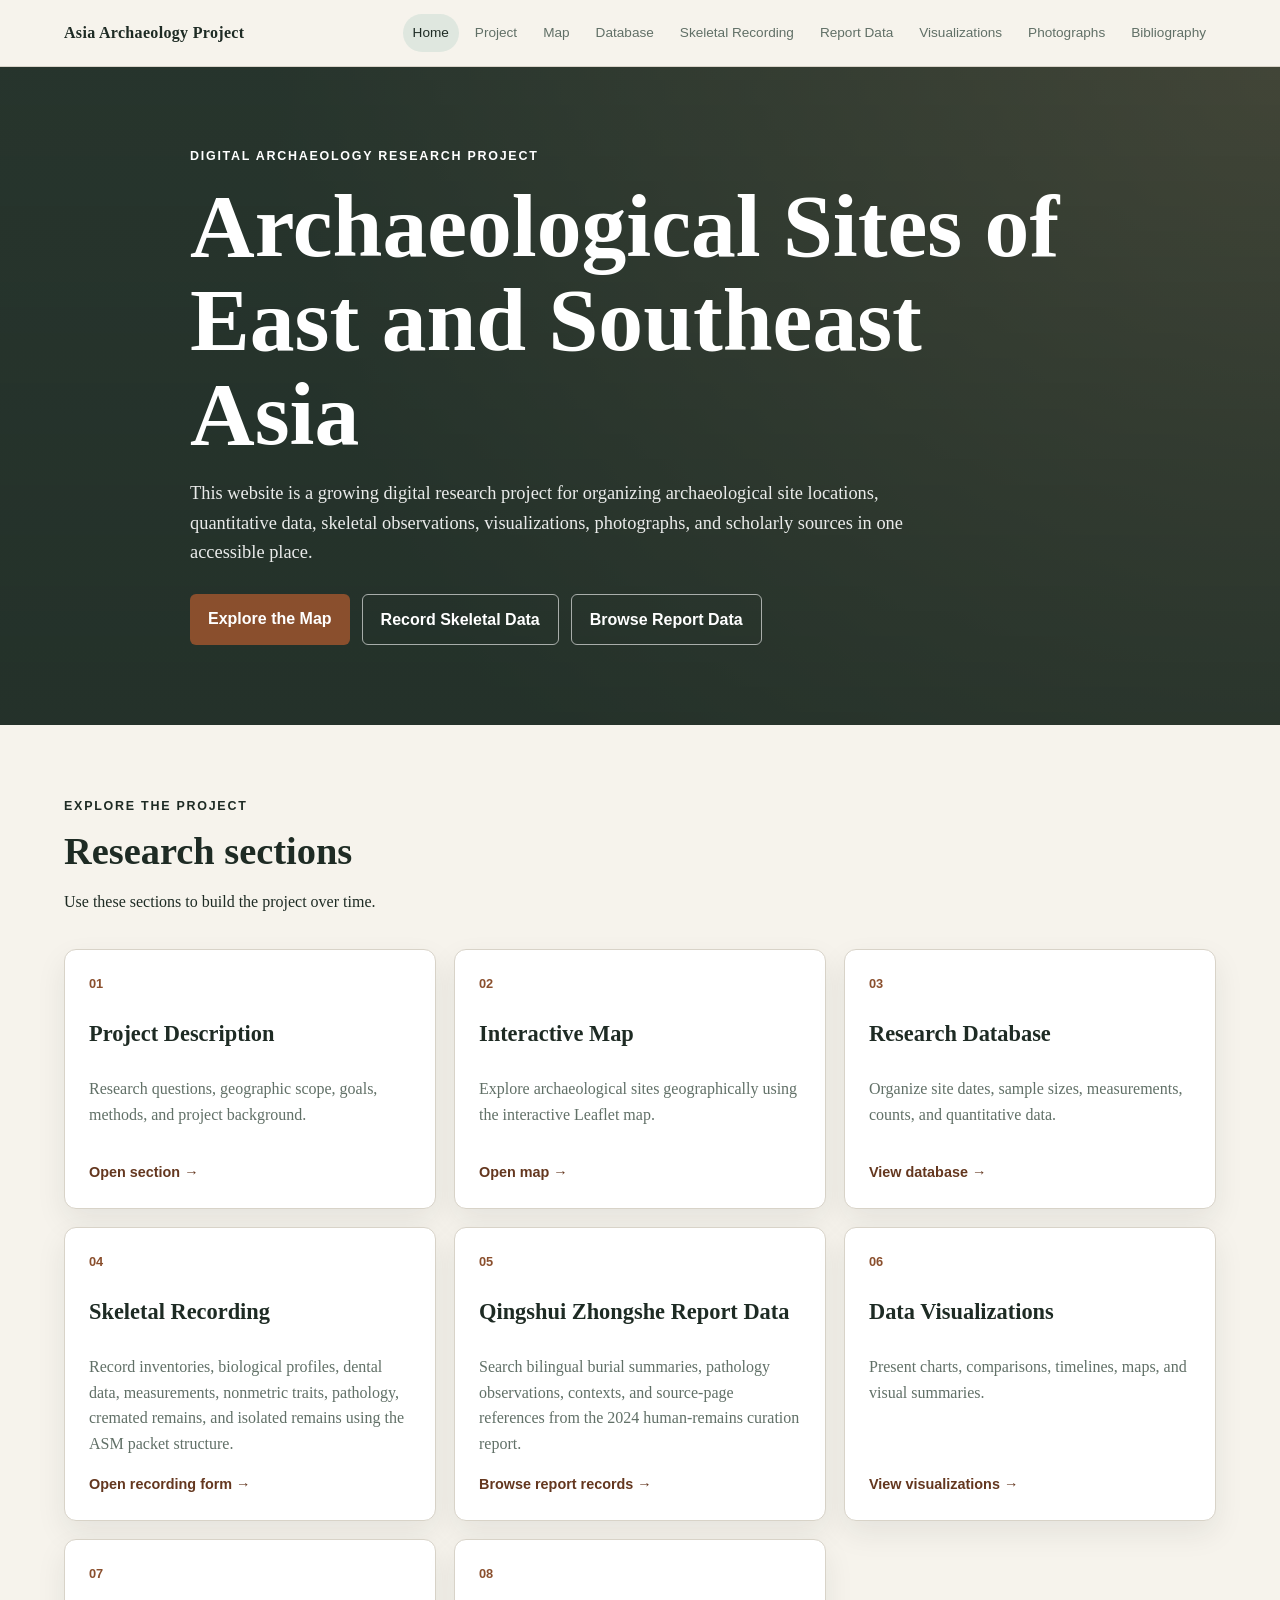
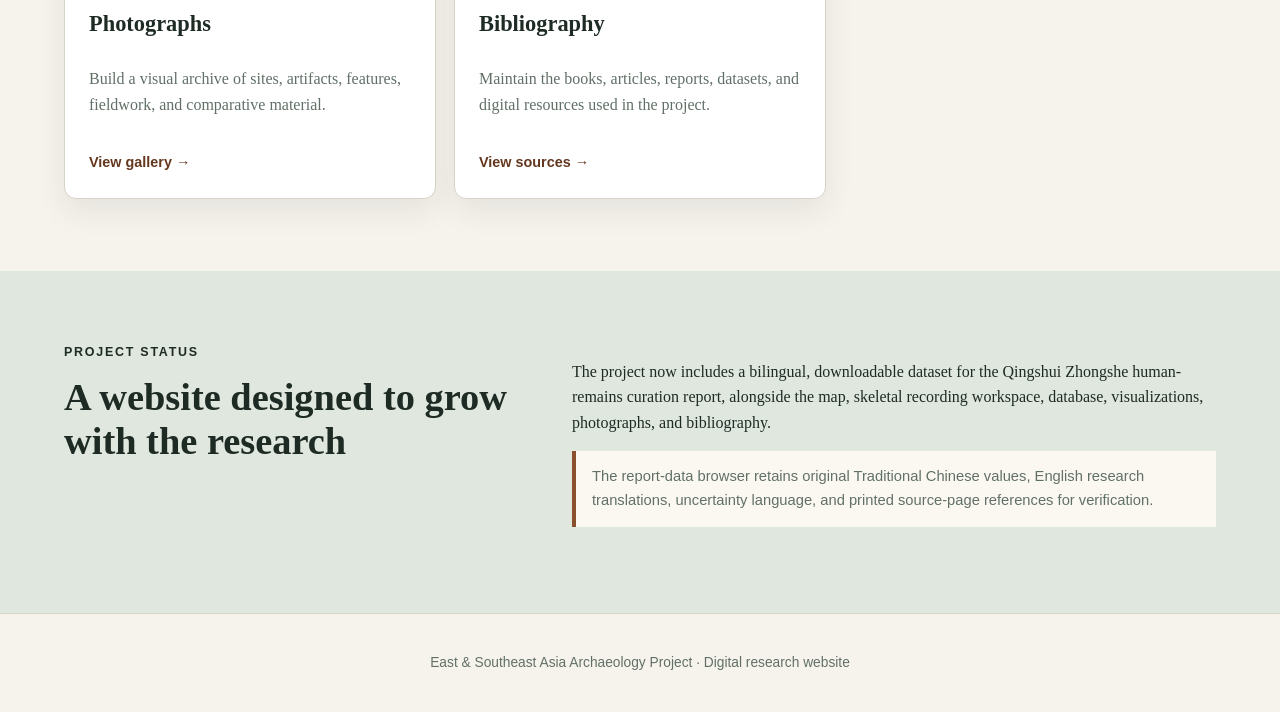
<file: index.html>
<!DOCTYPE html>
<html lang="en">
<head>
  <meta charset="UTF-8" />
  <meta name="viewport" content="width=device-width, initial-scale=1.0" />
  <meta name="description" content="An expandable digital research project on archaeological sites in East and Southeast Asia." />
  <title>East & Southeast Asia Archaeology Project</title>
  <link rel="stylesheet" href="site.css" />
</head>
<body>
  <header class="site-header">
    <div class="nav-wrap">
      <a class="brand" href="index.html">Asia Archaeology Project</a>
      <nav aria-label="Primary navigation">
        <a class="active" href="index.html">Home</a>
        <a href="project-description.html">Project</a>
        <a href="map.html">Map</a>
        <a href="database.html">Database</a>
        <a href="skeletal-recording.html">Skeletal Recording</a>
        <a href="chingshui-data.html">Report Data</a>
        <a href="visualizations.html">Visualizations</a>
        <a href="photographs.html">Photographs</a>
        <a href="bibliography.html">Bibliography</a>
      </nav>
    </div>
  </header>

  <main>
    <section class="hero">
      <div class="hero-content">
        <p class="eyebrow">Digital Archaeology Research Project</p>
        <h1>Archaeological Sites of East and Southeast Asia</h1>
        <p class="hero-text">This website is a growing digital research project for organizing archaeological site locations, quantitative data, skeletal observations, visualizations, photographs, and scholarly sources in one accessible place.</p>
        <div class="hero-actions"><a class="button primary" href="map.html">Explore the Map</a><a class="button secondary" href="skeletal-recording.html">Record Skeletal Data</a><a class="button secondary" href="chingshui-data.html">Browse Report Data</a></div>
      </div>
    </section>

    <section class="section">
      <div class="section-heading"><p class="eyebrow">Explore the Project</p><h2>Research sections</h2><p>Use these sections to build the project over time.</p></div>
      <div class="card-grid">
        <a class="feature-card" href="project-description.html"><span class="card-number">01</span><h3>Project Description</h3><p>Research questions, geographic scope, goals, methods, and project background.</p><span class="card-link">Open section →</span></a>
        <a class="feature-card" href="map.html"><span class="card-number">02</span><h3>Interactive Map</h3><p>Explore archaeological sites geographically using the interactive Leaflet map.</p><span class="card-link">Open map →</span></a>
        <a class="feature-card" href="database.html"><span class="card-number">03</span><h3>Research Database</h3><p>Organize site dates, sample sizes, measurements, counts, and quantitative data.</p><span class="card-link">View database →</span></a>
        <a class="feature-card" href="skeletal-recording.html"><span class="card-number">04</span><h3>Skeletal Recording</h3><p>Record inventories, biological profiles, dental data, measurements, nonmetric traits, pathology, cremated remains, and isolated remains using the ASM packet structure.</p><span class="card-link">Open recording form →</span></a>
        <a class="feature-card" href="chingshui-data.html"><span class="card-number">05</span><h3>Qingshui Zhongshe Report Data</h3><p>Search bilingual burial summaries, pathology observations, contexts, and source-page references from the 2024 human-remains curation report.</p><span class="card-link">Browse report records →</span></a>
        <a class="feature-card" href="visualizations.html"><span class="card-number">06</span><h3>Data Visualizations</h3><p>Present charts, comparisons, timelines, maps, and visual summaries.</p><span class="card-link">View visualizations →</span></a>
        <a class="feature-card" href="photographs.html"><span class="card-number">07</span><h3>Photographs</h3><p>Build a visual archive of sites, artifacts, features, fieldwork, and comparative material.</p><span class="card-link">View gallery →</span></a>
        <a class="feature-card" href="bibliography.html"><span class="card-number">08</span><h3>Bibliography</h3><p>Maintain the books, articles, reports, datasets, and digital resources used in the project.</p><span class="card-link">View sources →</span></a>
      </div>
    </section>

    <section class="section muted-section"><div class="two-column"><div><p class="eyebrow">Project Status</p><h2>A website designed to grow with the research</h2></div><div><p>The project now includes a bilingual, downloadable dataset for the Qingshui Zhongshe human-remains curation report, alongside the map, skeletal recording workspace, database, visualizations, photographs, and bibliography.</p><p class="editor-note">The report-data browser retains original Traditional Chinese values, English research translations, uncertainty language, and printed source-page references for verification.</p></div></div></section>
  </main>
  <footer class="site-footer"><p>East & Southeast Asia Archaeology Project · Digital research website</p></footer>
</body>
</html>
</file>
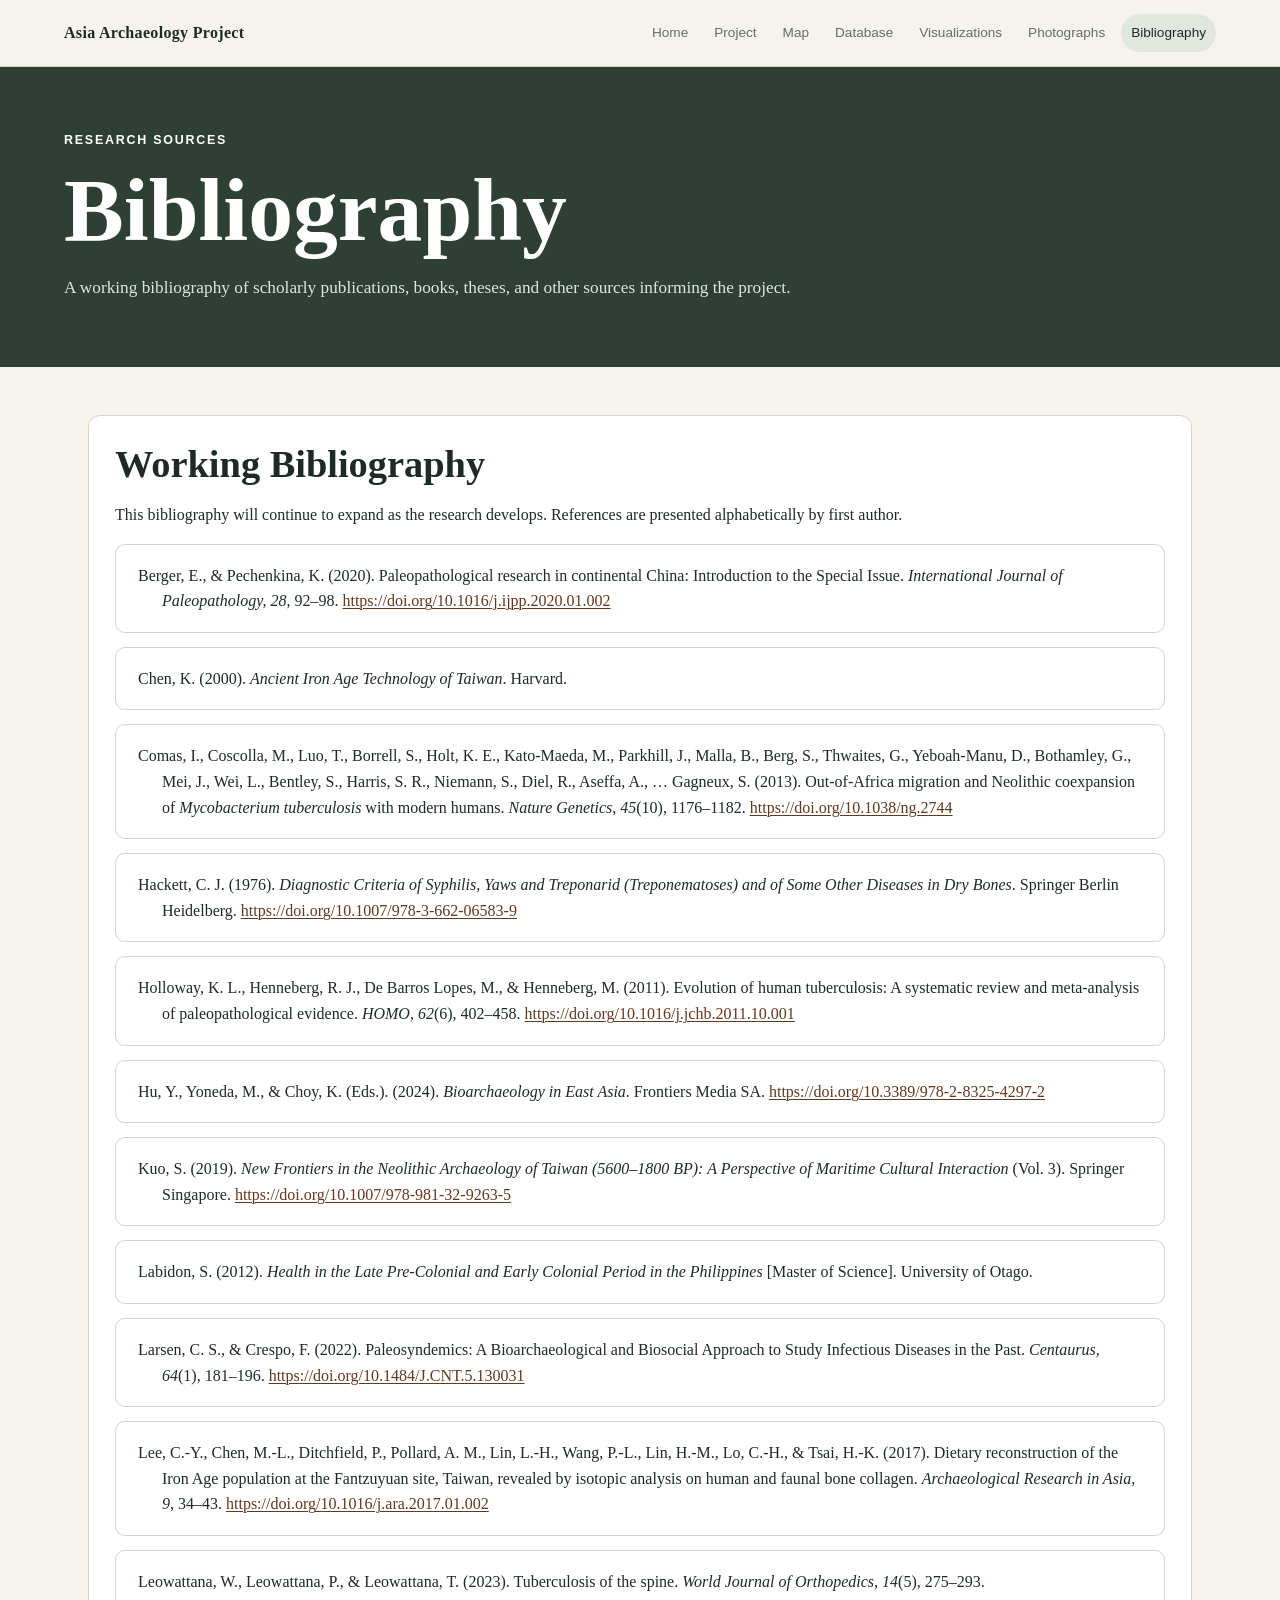
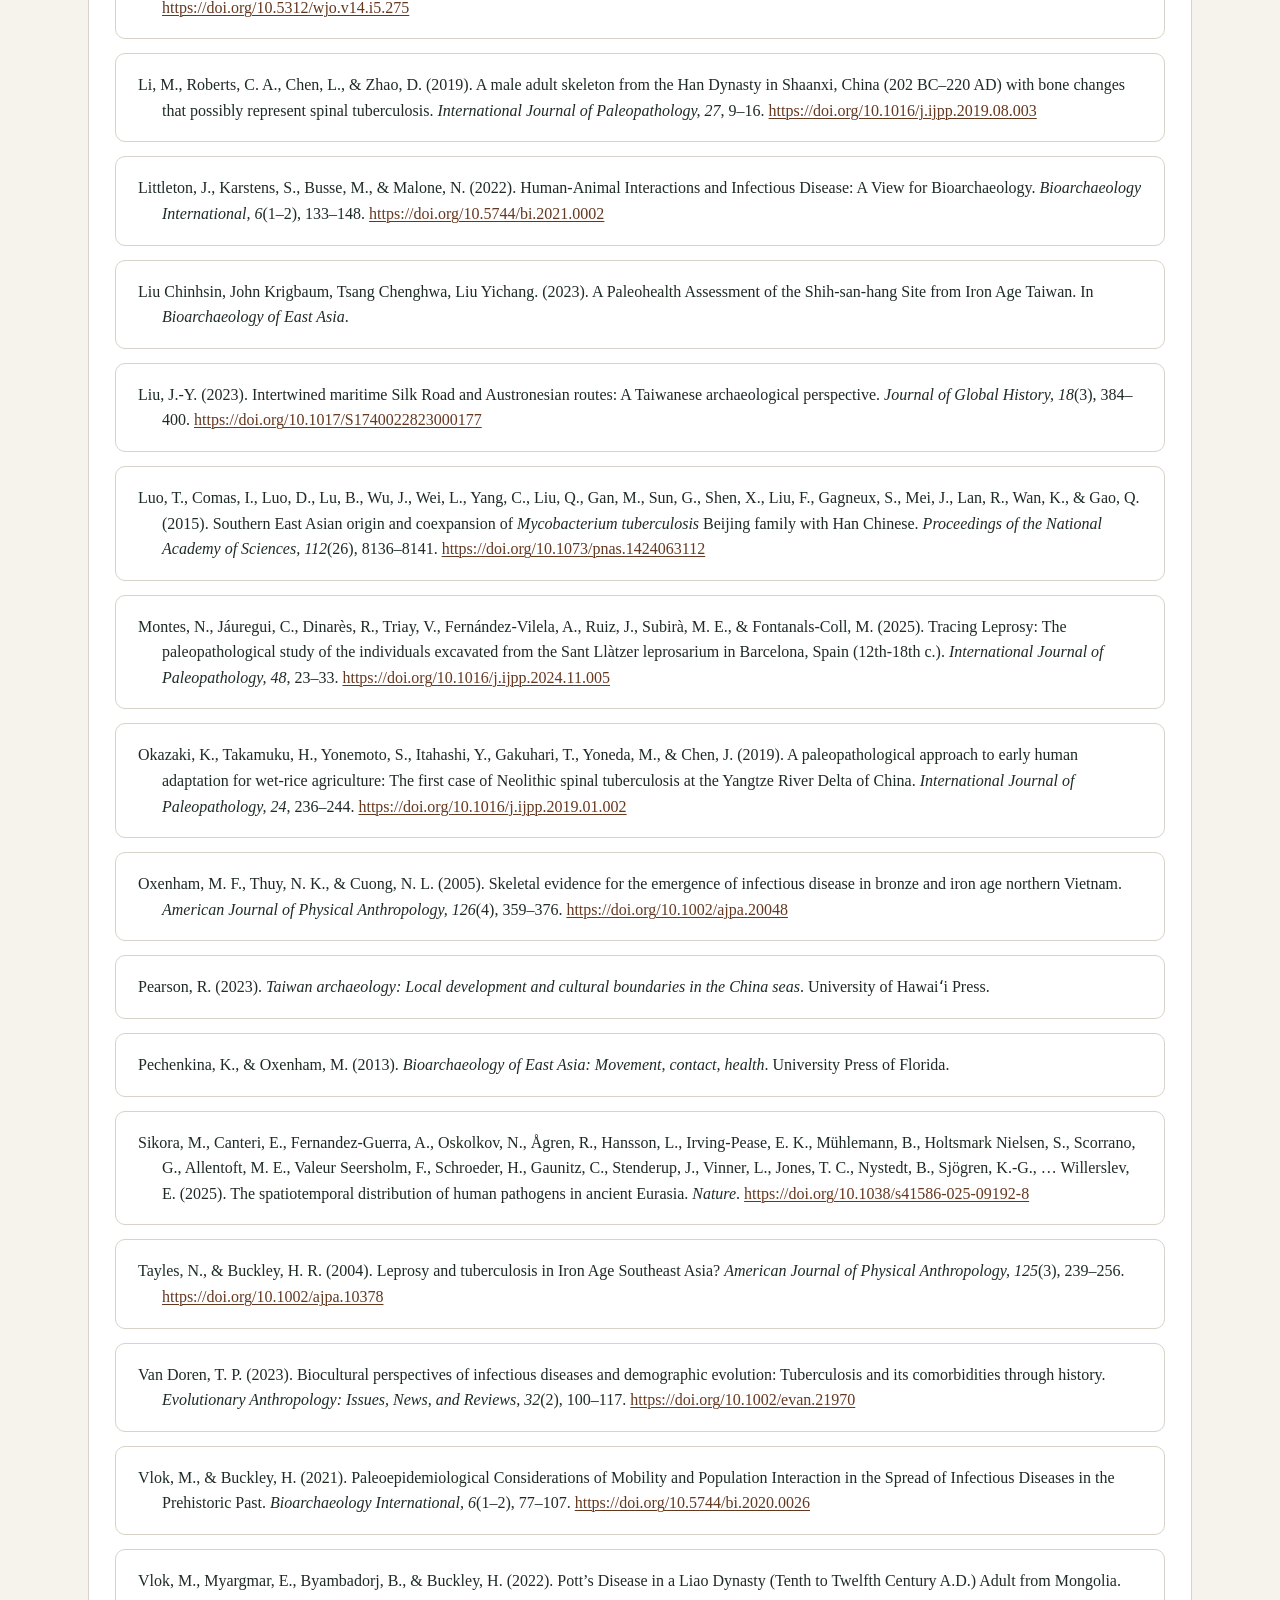
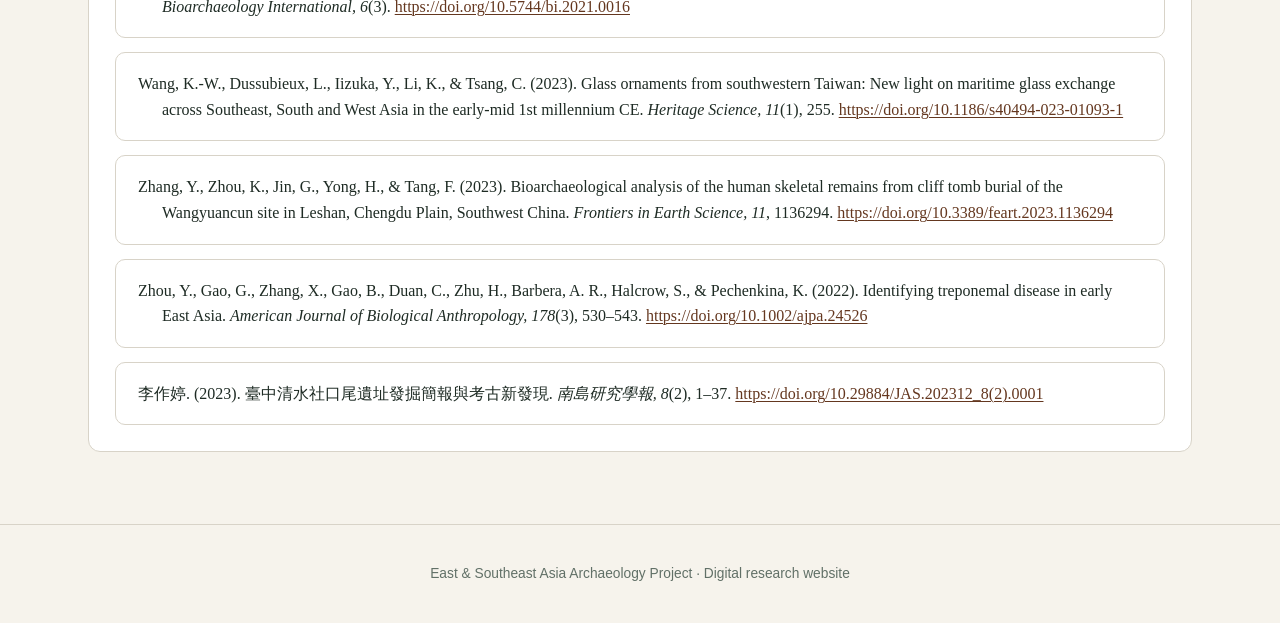
<file: bibliography.html>
<!DOCTYPE html>
<html lang="en">
<head>
  <meta charset="UTF-8" />
  <meta name="viewport" content="width=device-width, initial-scale=1.0" />
  <title>Bibliography | Asia Archaeology Project</title>
  <link rel="stylesheet" href="site.css" />
  <style>
    .bibliography-list {
      display: grid;
      gap: 14px;
    }

    .bibliography-list .reference-entry {
      padding: 18px 22px;
    }

    .bibliography-list .reference-entry p {
      padding-left: 1.5rem;
      text-indent: -1.5rem;
      overflow-wrap: anywhere;
    }

    .bibliography-list a {
      color: var(--accent-dark);
      text-decoration-thickness: 1px;
      text-underline-offset: 2px;
    }
  </style>
</head>
<body>
  <header class="site-header">
    <div class="nav-wrap">
      <a class="brand" href="index.html">Asia Archaeology Project</a>
      <nav aria-label="Primary navigation">
        <a href="index.html">Home</a>
        <a href="project-description.html">Project</a>
        <a href="map.html">Map</a>
        <a href="database.html">Database</a>
        <a href="visualizations.html">Visualizations</a>
        <a href="photographs.html">Photographs</a>
        <a class="active" href="bibliography.html">Bibliography</a>
      </nav>
    </div>
  </header>

  <main>
    <section class="page-hero">
      <div class="page-hero-inner">
        <p class="eyebrow">Research Sources</p>
        <h1>Bibliography</h1>
        <p>A working bibliography of scholarly publications, books, theses, and other sources informing the project.</p>
      </div>
    </section>

    <div class="content-layout">
      <section class="content-panel">
        <h2>Working Bibliography</h2>
        <p>This bibliography will continue to expand as the research develops. References are presented alphabetically by first author.</p>

        <div class="bibliography-list">
          <div class="reference-entry"><p>Berger, E., &amp; Pechenkina, K. (2020). Paleopathological research in continental China: Introduction to the Special Issue. <em>International Journal of Paleopathology, 28</em>, 92–98. <a href="https://doi.org/10.1016/j.ijpp.2020.01.002">https://doi.org/10.1016/j.ijpp.2020.01.002</a></p></div>

          <div class="reference-entry"><p>Chen, K. (2000). <em>Ancient Iron Age Technology of Taiwan</em>. Harvard.</p></div>

          <div class="reference-entry"><p>Comas, I., Coscolla, M., Luo, T., Borrell, S., Holt, K. E., Kato-Maeda, M., Parkhill, J., Malla, B., Berg, S., Thwaites, G., Yeboah-Manu, D., Bothamley, G., Mei, J., Wei, L., Bentley, S., Harris, S. R., Niemann, S., Diel, R., Aseffa, A., … Gagneux, S. (2013). Out-of-Africa migration and Neolithic coexpansion of <em>Mycobacterium tuberculosis</em> with modern humans. <em>Nature Genetics, 45</em>(10), 1176–1182. <a href="https://doi.org/10.1038/ng.2744">https://doi.org/10.1038/ng.2744</a></p></div>

          <div class="reference-entry"><p>Hackett, C. J. (1976). <em>Diagnostic Criteria of Syphilis, Yaws and Treponarid (Treponematoses) and of Some Other Diseases in Dry Bones</em>. Springer Berlin Heidelberg. <a href="https://doi.org/10.1007/978-3-662-06583-9">https://doi.org/10.1007/978-3-662-06583-9</a></p></div>

          <div class="reference-entry"><p>Holloway, K. L., Henneberg, R. J., De Barros Lopes, M., &amp; Henneberg, M. (2011). Evolution of human tuberculosis: A systematic review and meta-analysis of paleopathological evidence. <em>HOMO, 62</em>(6), 402–458. <a href="https://doi.org/10.1016/j.jchb.2011.10.001">https://doi.org/10.1016/j.jchb.2011.10.001</a></p></div>

          <div class="reference-entry"><p>Hu, Y., Yoneda, M., &amp; Choy, K. (Eds.). (2024). <em>Bioarchaeology in East Asia</em>. Frontiers Media SA. <a href="https://doi.org/10.3389/978-2-8325-4297-2">https://doi.org/10.3389/978-2-8325-4297-2</a></p></div>

          <div class="reference-entry"><p>Kuo, S. (2019). <em>New Frontiers in the Neolithic Archaeology of Taiwan (5600–1800 BP): A Perspective of Maritime Cultural Interaction</em> (Vol. 3). Springer Singapore. <a href="https://doi.org/10.1007/978-981-32-9263-5">https://doi.org/10.1007/978-981-32-9263-5</a></p></div>

          <div class="reference-entry"><p>Labidon, S. (2012). <em>Health in the Late Pre-Colonial and Early Colonial Period in the Philippines</em> [Master of Science]. University of Otago.</p></div>

          <div class="reference-entry"><p>Larsen, C. S., &amp; Crespo, F. (2022). Paleosyndemics: A Bioarchaeological and Biosocial Approach to Study Infectious Diseases in the Past. <em>Centaurus, 64</em>(1), 181–196. <a href="https://doi.org/10.1484/J.CNT.5.130031">https://doi.org/10.1484/J.CNT.5.130031</a></p></div>

          <div class="reference-entry"><p>Lee, C.-Y., Chen, M.-L., Ditchfield, P., Pollard, A. M., Lin, L.-H., Wang, P.-L., Lin, H.-M., Lo, C.-H., &amp; Tsai, H.-K. (2017). Dietary reconstruction of the Iron Age population at the Fantzuyuan site, Taiwan, revealed by isotopic analysis on human and faunal bone collagen. <em>Archaeological Research in Asia, 9</em>, 34–43. <a href="https://doi.org/10.1016/j.ara.2017.01.002">https://doi.org/10.1016/j.ara.2017.01.002</a></p></div>

          <div class="reference-entry"><p>Leowattana, W., Leowattana, P., &amp; Leowattana, T. (2023). Tuberculosis of the spine. <em>World Journal of Orthopedics, 14</em>(5), 275–293. <a href="https://doi.org/10.5312/wjo.v14.i5.275">https://doi.org/10.5312/wjo.v14.i5.275</a></p></div>

          <div class="reference-entry"><p>Li, M., Roberts, C. A., Chen, L., &amp; Zhao, D. (2019). A male adult skeleton from the Han Dynasty in Shaanxi, China (202 BC–220 AD) with bone changes that possibly represent spinal tuberculosis. <em>International Journal of Paleopathology, 27</em>, 9–16. <a href="https://doi.org/10.1016/j.ijpp.2019.08.003">https://doi.org/10.1016/j.ijpp.2019.08.003</a></p></div>

          <div class="reference-entry"><p>Littleton, J., Karstens, S., Busse, M., &amp; Malone, N. (2022). Human-Animal Interactions and Infectious Disease: A View for Bioarchaeology. <em>Bioarchaeology International, 6</em>(1–2), 133–148. <a href="https://doi.org/10.5744/bi.2021.0002">https://doi.org/10.5744/bi.2021.0002</a></p></div>

          <div class="reference-entry"><p>Liu Chinhsin, John Krigbaum, Tsang Chenghwa, Liu Yichang. (2023). A Paleohealth Assessment of the Shih-san-hang Site from Iron Age Taiwan. In <em>Bioarchaeology of East Asia</em>.</p></div>

          <div class="reference-entry"><p>Liu, J.-Y. (2023). Intertwined maritime Silk Road and Austronesian routes: A Taiwanese archaeological perspective. <em>Journal of Global History, 18</em>(3), 384–400. <a href="https://doi.org/10.1017/S1740022823000177">https://doi.org/10.1017/S1740022823000177</a></p></div>

          <div class="reference-entry"><p>Luo, T., Comas, I., Luo, D., Lu, B., Wu, J., Wei, L., Yang, C., Liu, Q., Gan, M., Sun, G., Shen, X., Liu, F., Gagneux, S., Mei, J., Lan, R., Wan, K., &amp; Gao, Q. (2015). Southern East Asian origin and coexpansion of <em>Mycobacterium tuberculosis</em> Beijing family with Han Chinese. <em>Proceedings of the National Academy of Sciences, 112</em>(26), 8136–8141. <a href="https://doi.org/10.1073/pnas.1424063112">https://doi.org/10.1073/pnas.1424063112</a></p></div>

          <div class="reference-entry"><p>Montes, N., Jáuregui, C., Dinarès, R., Triay, V., Fernández-Vilela, A., Ruiz, J., Subirà, M. E., &amp; Fontanals-Coll, M. (2025). Tracing Leprosy: The paleopathological study of the individuals excavated from the Sant Llàtzer leprosarium in Barcelona, Spain (12th-18th c.). <em>International Journal of Paleopathology, 48</em>, 23–33. <a href="https://doi.org/10.1016/j.ijpp.2024.11.005">https://doi.org/10.1016/j.ijpp.2024.11.005</a></p></div>

          <div class="reference-entry"><p>Okazaki, K., Takamuku, H., Yonemoto, S., Itahashi, Y., Gakuhari, T., Yoneda, M., &amp; Chen, J. (2019). A paleopathological approach to early human adaptation for wet-rice agriculture: The first case of Neolithic spinal tuberculosis at the Yangtze River Delta of China. <em>International Journal of Paleopathology, 24</em>, 236–244. <a href="https://doi.org/10.1016/j.ijpp.2019.01.002">https://doi.org/10.1016/j.ijpp.2019.01.002</a></p></div>

          <div class="reference-entry"><p>Oxenham, M. F., Thuy, N. K., &amp; Cuong, N. L. (2005). Skeletal evidence for the emergence of infectious disease in bronze and iron age northern Vietnam. <em>American Journal of Physical Anthropology, 126</em>(4), 359–376. <a href="https://doi.org/10.1002/ajpa.20048">https://doi.org/10.1002/ajpa.20048</a></p></div>

          <div class="reference-entry"><p>Pearson, R. (2023). <em>Taiwan archaeology: Local development and cultural boundaries in the China seas</em>. University of Hawaiʻi Press.</p></div>

          <div class="reference-entry"><p>Pechenkina, K., &amp; Oxenham, M. (2013). <em>Bioarchaeology of East Asia: Movement, contact, health</em>. University Press of Florida.</p></div>

          <div class="reference-entry"><p>Sikora, M., Canteri, E., Fernandez-Guerra, A., Oskolkov, N., Ågren, R., Hansson, L., Irving-Pease, E. K., Mühlemann, B., Holtsmark Nielsen, S., Scorrano, G., Allentoft, M. E., Valeur Seersholm, F., Schroeder, H., Gaunitz, C., Stenderup, J., Vinner, L., Jones, T. C., Nystedt, B., Sjögren, K.-G., … Willerslev, E. (2025). The spatiotemporal distribution of human pathogens in ancient Eurasia. <em>Nature</em>. <a href="https://doi.org/10.1038/s41586-025-09192-8">https://doi.org/10.1038/s41586-025-09192-8</a></p></div>

          <div class="reference-entry"><p>Tayles, N., &amp; Buckley, H. R. (2004). Leprosy and tuberculosis in Iron Age Southeast Asia? <em>American Journal of Physical Anthropology, 125</em>(3), 239–256. <a href="https://doi.org/10.1002/ajpa.10378">https://doi.org/10.1002/ajpa.10378</a></p></div>

          <div class="reference-entry"><p>Van Doren, T. P. (2023). Biocultural perspectives of infectious diseases and demographic evolution: Tuberculosis and its comorbidities through history. <em>Evolutionary Anthropology: Issues, News, and Reviews, 32</em>(2), 100–117. <a href="https://doi.org/10.1002/evan.21970">https://doi.org/10.1002/evan.21970</a></p></div>

          <div class="reference-entry"><p>Vlok, M., &amp; Buckley, H. (2021). Paleoepidemiological Considerations of Mobility and Population Interaction in the Spread of Infectious Diseases in the Prehistoric Past. <em>Bioarchaeology International, 6</em>(1–2), 77–107. <a href="https://doi.org/10.5744/bi.2020.0026">https://doi.org/10.5744/bi.2020.0026</a></p></div>

          <div class="reference-entry"><p>Vlok, M., Myargmar, E., Byambadorj, B., &amp; Buckley, H. (2022). Pott’s Disease in a Liao Dynasty (Tenth to Twelfth Century A.D.) Adult from Mongolia. <em>Bioarchaeology International, 6</em>(3). <a href="https://doi.org/10.5744/bi.2021.0016">https://doi.org/10.5744/bi.2021.0016</a></p></div>

          <div class="reference-entry"><p>Wang, K.-W., Dussubieux, L., Iizuka, Y., Li, K., &amp; Tsang, C. (2023). Glass ornaments from southwestern Taiwan: New light on maritime glass exchange across Southeast, South and West Asia in the early-mid 1st millennium CE. <em>Heritage Science, 11</em>(1), 255. <a href="https://doi.org/10.1186/s40494-023-01093-1">https://doi.org/10.1186/s40494-023-01093-1</a></p></div>

          <div class="reference-entry"><p>Zhang, Y., Zhou, K., Jin, G., Yong, H., &amp; Tang, F. (2023). Bioarchaeological analysis of the human skeletal remains from cliff tomb burial of the Wangyuancun site in Leshan, Chengdu Plain, Southwest China. <em>Frontiers in Earth Science, 11</em>, 1136294. <a href="https://doi.org/10.3389/feart.2023.1136294">https://doi.org/10.3389/feart.2023.1136294</a></p></div>

          <div class="reference-entry"><p>Zhou, Y., Gao, G., Zhang, X., Gao, B., Duan, C., Zhu, H., Barbera, A. R., Halcrow, S., &amp; Pechenkina, K. (2022). Identifying treponemal disease in early East Asia. <em>American Journal of Biological Anthropology, 178</em>(3), 530–543. <a href="https://doi.org/10.1002/ajpa.24526">https://doi.org/10.1002/ajpa.24526</a></p></div>

          <div class="reference-entry"><p>李作婷. (2023). 臺中清水社口尾遺址發掘簡報與考古新發現. <em>南島研究學報, 8</em>(2), 1–37. <a href="https://doi.org/10.29884/JAS.202312_8(2).0001">https://doi.org/10.29884/JAS.202312_8(2).0001</a></p></div>
        </div>
      </section>
    </div>
  </main>

  <footer class="site-footer">
    <p>East &amp; Southeast Asia Archaeology Project · Digital research website</p>
  </footer>
</body>
</html>
</file>
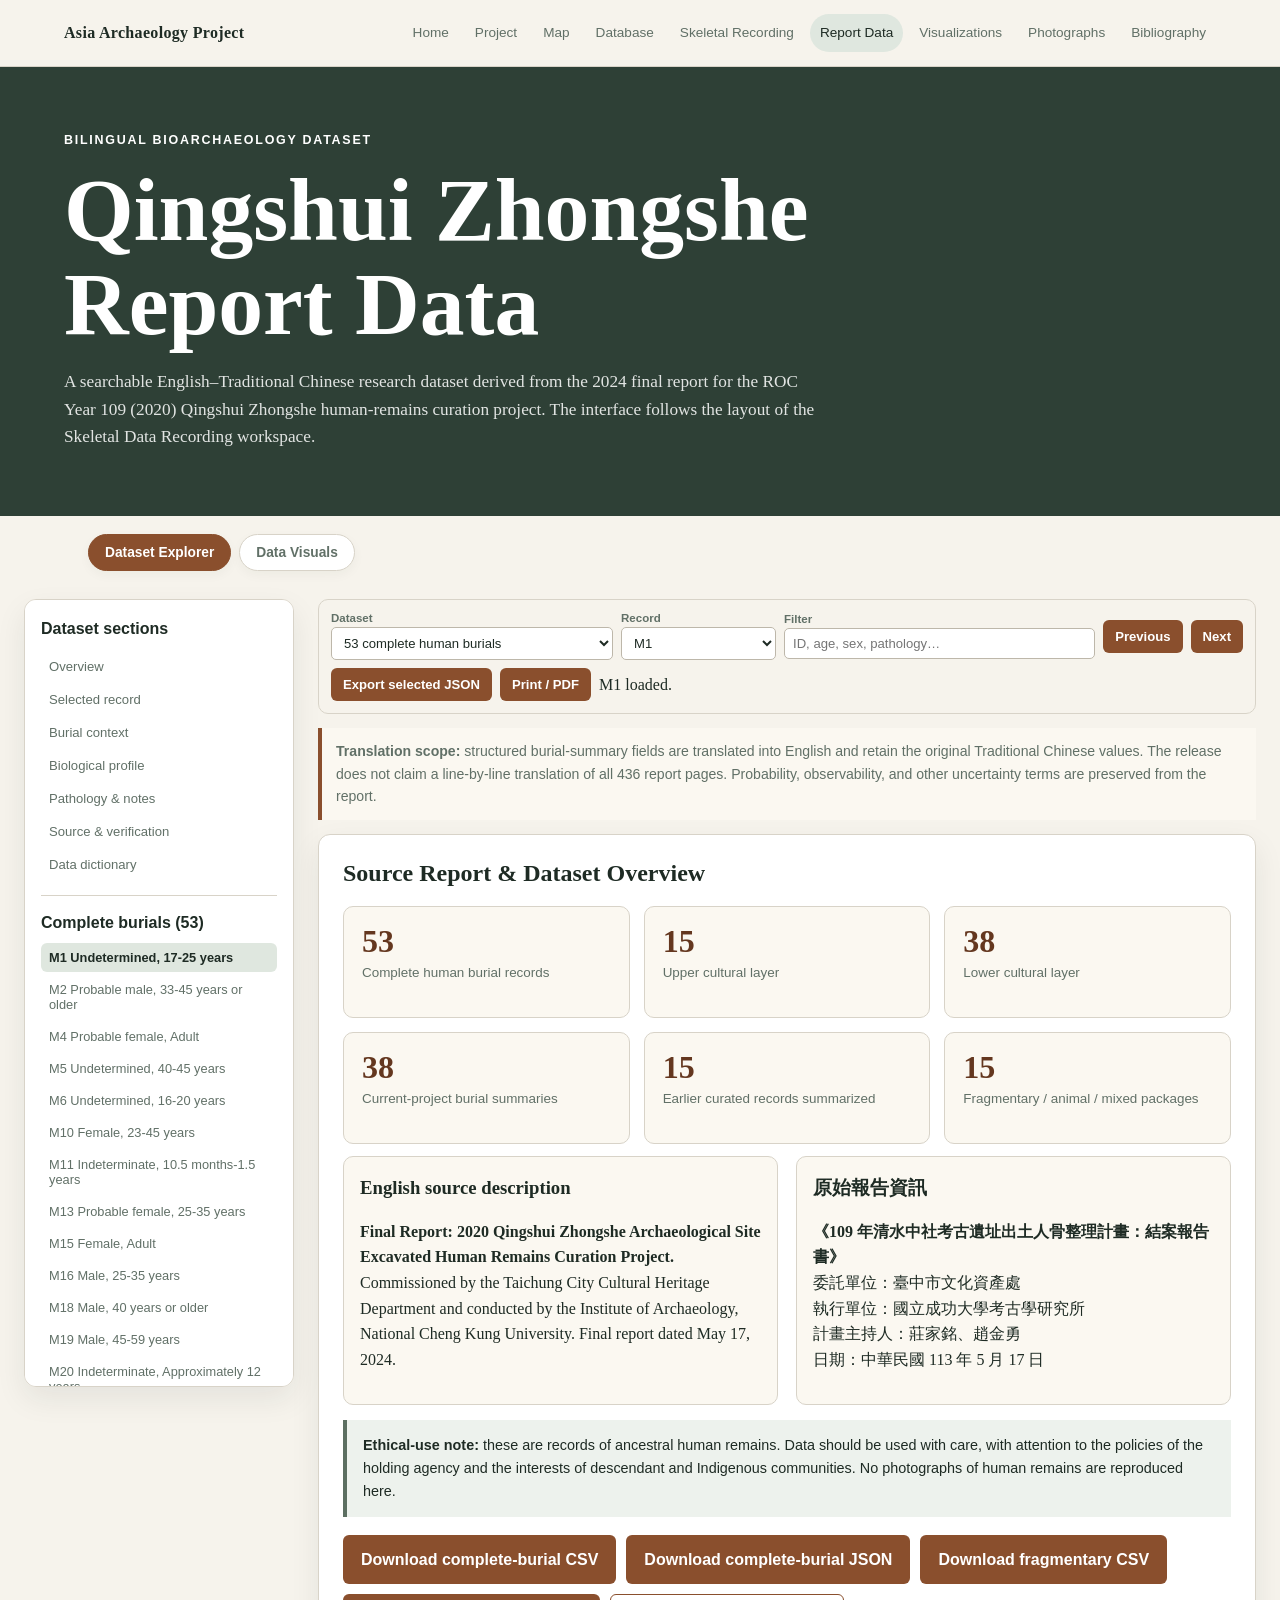
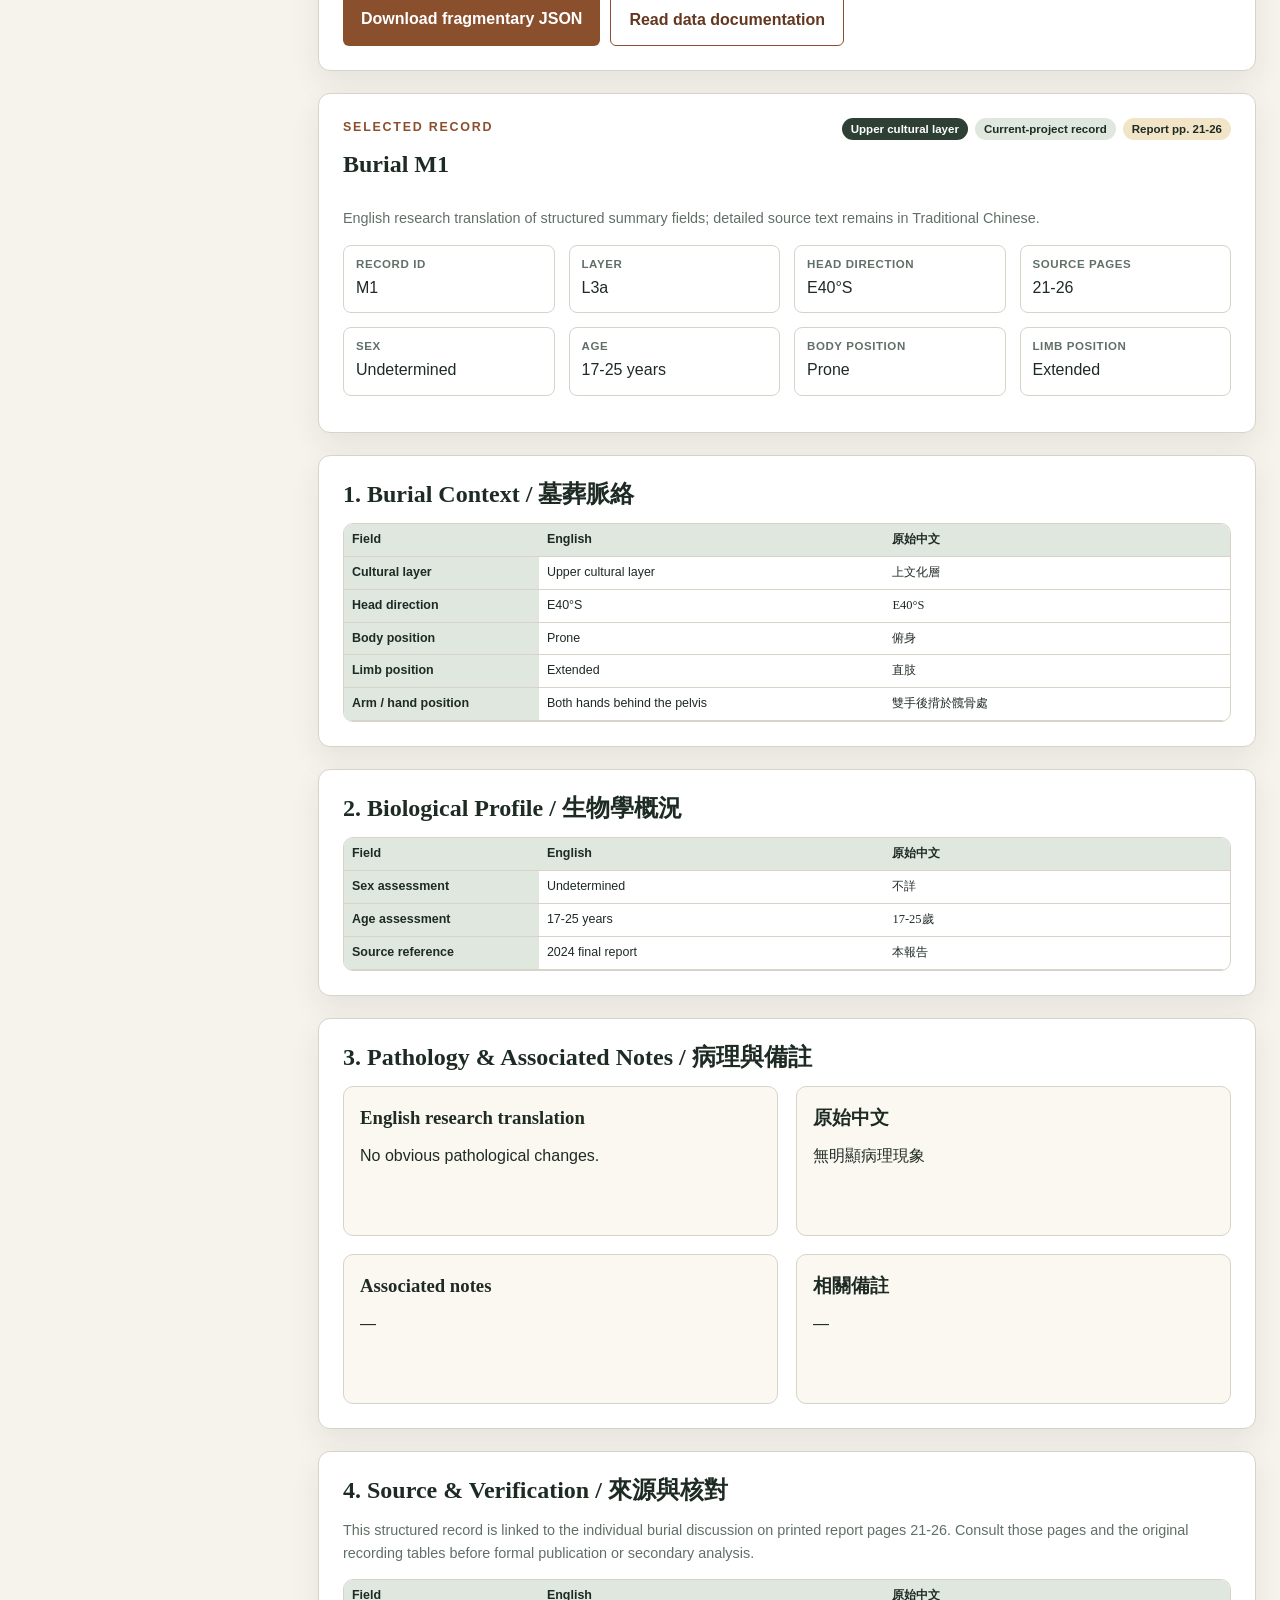
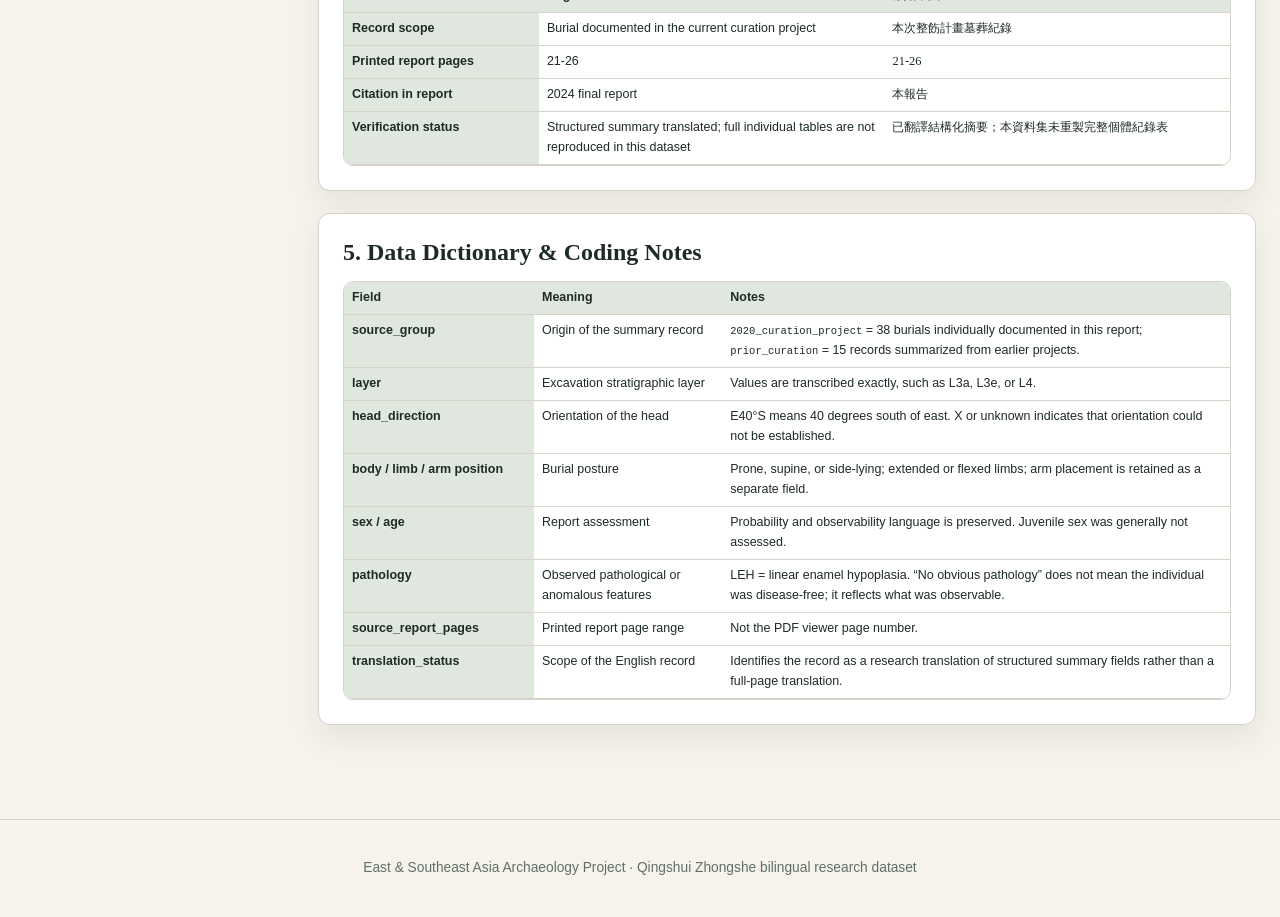
<file: chingshui-data.html>
<!DOCTYPE html>
<html lang="en">
<head>
  <meta charset="UTF-8" />
  <meta name="viewport" content="width=device-width, initial-scale=1.0" />
  <meta name="description" content="Bilingual structured data from the Qingshui Zhongshe archaeological human-remains curation report." />
  <title>Qingshui Zhongshe Report Data | Asia Archaeology Project</title>
  <link rel="stylesheet" href="site.css" />
  <link rel="stylesheet" href="chingshui-data.css" />
</head>
<body>
<header class="site-header">
  <div class="nav-wrap">
    <a class="brand" href="index.html">Asia Archaeology Project</a>
    <nav aria-label="Primary navigation">
      <a href="index.html">Home</a>
      <a href="project-description.html">Project</a>
      <a href="map.html">Map</a>
      <a href="database.html">Database</a>
      <a href="skeletal-recording.html">Skeletal Recording</a>
      <a class="active" href="chingshui-data.html">Report Data</a>
      <a href="visualizations.html">Visualizations</a>
      <a href="photographs.html">Photographs</a>
      <a href="bibliography.html">Bibliography</a>
    </nav>
  </div>
</header>

<main>
  <section class="page-hero">
    <div class="page-hero-inner">
      <p class="eyebrow">Bilingual Bioarchaeology Dataset</p>
      <h1>Qingshui Zhongshe Report Data</h1>
      <p>A searchable English–Traditional Chinese research dataset derived from the 2024 final report for the ROC Year 109 (2020) Qingshui Zhongshe human-remains curation project. The interface follows the layout of the Skeletal Data Recording workspace.</p>
    </div>
  </section>

  <nav class="report-subnav" aria-label="Qingshui Zhongshe report data sections">
    <a class="active" href="chingshui-data.html" aria-current="page">Dataset Explorer</a>
    <a href="chingshui-visuals.html">Data Visuals</a>
  </nav>

  <section class="recording-shell report-data-shell">
    <aside class="recording-sidebar report-record-sidebar" aria-label="Record navigation">
      <strong>Dataset sections</strong>
      <a href="#overview">Overview</a>
      <a href="#record-summary">Selected record</a>
      <a href="#burial-context">Burial context</a>
      <a href="#biological-profile">Biological profile</a>
      <a href="#pathology">Pathology &amp; notes</a>
      <a href="#source-notes">Source &amp; verification</a>
      <a href="#data-dictionary">Data dictionary</a>
      <hr />
      <strong id="recordListTitle">Complete burials</strong>
      <div id="recordList" class="record-list" aria-live="polite"></div>
    </aside>

    <div class="recording-main">
      <div class="recording-toolbar report-toolbar">
        <label>Dataset
          <select id="datasetSelect">
            <option value="complete">53 complete human burials</option>
            <option value="fragmentary">15 fragmentary / animal / mixed packages</option>
          </select>
        </label>
        <label>Record
          <select id="recordSelect" aria-label="Select record"></select>
        </label>
        <label class="search-label">Filter
          <input id="recordSearch" type="search" placeholder="ID, age, sex, pathology…" />
        </label>
        <button type="button" id="prevRecord" title="Previous record">Previous</button>
        <button type="button" id="nextRecord" title="Next record">Next</button>
        <button type="button" id="downloadRecord">Export selected JSON</button>
        <button type="button" id="printRecord">Print / PDF</button>
        <span id="dataStatus" aria-live="polite">Loading data…</span>
      </div>

      <p class="recording-notice"><strong>Translation scope:</strong> structured burial-summary fields are translated into English and retain the original Traditional Chinese values. The release does not claim a line-by-line translation of all 436 report pages. Probability, observability, and other uncertainty terms are preserved from the report.</p>

      <section class="recording-card" id="overview">
        <h2>Source Report &amp; Dataset Overview</h2>
        <div class="form-grid cols-3 overview-kpis">
          <div class="kpi"><strong id="completeCount">53</strong><span>Complete human burial records</span></div>
          <div class="kpi"><strong id="upperCount">15</strong><span>Upper cultural layer</span></div>
          <div class="kpi"><strong id="lowerCount">38</strong><span>Lower cultural layer</span></div>
          <div class="kpi"><strong id="projectCount">38</strong><span>Current-project burial summaries</span></div>
          <div class="kpi"><strong id="priorCount">15</strong><span>Earlier curated records summarized</span></div>
          <div class="kpi"><strong id="fragmentCount">15</strong><span>Fragmentary / animal / mixed packages</span></div>
        </div>
        <div class="bilingual-source-grid">
          <div>
            <h3>English source description</h3>
            <p><strong>Final Report: 2020 Qingshui Zhongshe Archaeological Site Excavated Human Remains Curation Project.</strong> Commissioned by the Taichung City Cultural Heritage Department and conducted by the Institute of Archaeology, National Cheng Kung University. Final report dated May 17, 2024.</p>
          </div>
          <div lang="zh-Hant">
            <h3>原始報告資訊</h3>
            <p><strong>《109 年清水中社考古遺址出土人骨整理計畫：結案報告書》</strong><br />委託單位：臺中市文化資產處<br />執行單位：國立成功大學考古學研究所<br />計畫主持人：莊家銘、趙金勇<br />日期：中華民國 113 年 5 月 17 日</p>
          </div>
        </div>
        <p class="ethics-note"><strong>Ethical-use note:</strong> these are records of ancestral human remains. Data should be used with care, with attention to the policies of the holding agency and the interests of descendant and Indigenous communities. No photographs of human remains are reproduced here.</p>
        <div class="download-row">
          <a class="button primary" href="data/chingshui-chongshe-records.csv" download>Download complete-burial CSV</a>
          <a class="button primary" href="data/chingshui-chongshe-records.json" download>Download complete-burial JSON</a>
          <a class="button primary" href="data/chingshui-chongshe-fragmentary.csv" download>Download fragmentary CSV</a>
          <a class="button primary" href="data/chingshui-chongshe-fragmentary.json" download>Download fragmentary JSON</a>
          <a class="button data-readme-button" href="data/README.md">Read data documentation</a>
        </div>
      </section>

      <section class="recording-card" id="record-summary">
        <div class="record-heading-row">
          <div>
            <p class="eyebrow">Selected record</p>
            <h2 id="recordTitle">—</h2>
          </div>
          <div id="recordBadges" class="record-badges"></div>
        </div>
        <p id="recordScope" class="field-help"></p>
        <div id="summaryFields" class="form-grid cols-4"></div>
      </section>

      <section class="recording-card" id="burial-context">
        <h2>1. Burial Context / 墓葬脈絡</h2>
        <div id="burialFields" class="bilingual-table-wrap"></div>
      </section>

      <section class="recording-card" id="biological-profile">
        <h2>2. Biological Profile / 生物學概況</h2>
        <div id="profileFields" class="bilingual-table-wrap"></div>
      </section>

      <section class="recording-card" id="pathology">
        <h2>3. Pathology &amp; Associated Notes / 病理與備註</h2>
        <div class="bilingual-text-grid">
          <div><h3>English research translation</h3><div id="pathologyEn" class="read-only-text"></div></div>
          <div lang="zh-Hant"><h3>原始中文</h3><div id="pathologyZh" class="read-only-text"></div></div>
        </div>
        <div class="bilingual-text-grid notes-grid">
          <div><h3>Associated notes</h3><div id="notesEn" class="read-only-text"></div></div>
          <div lang="zh-Hant"><h3>相關備註</h3><div id="notesZh" class="read-only-text"></div></div>
        </div>
      </section>

      <section class="recording-card" id="source-notes">
        <h2>4. Source &amp; Verification / 來源與核對</h2>
        <p id="detailNotice" class="field-help"></p>
        <div id="detailSections"></div>
      </section>

      <section class="recording-card" id="data-dictionary">
        <h2>5. Data Dictionary &amp; Coding Notes</h2>
        <div class="data-table-wrap">
          <table class="recording-table">
            <thead><tr><th>Field</th><th>Meaning</th><th>Notes</th></tr></thead>
            <tbody>
              <tr><th>source_group</th><td>Origin of the summary record</td><td><code>2020_curation_project</code> = 38 burials individually documented in this report; <code>prior_curation</code> = 15 records summarized from earlier projects.</td></tr>
              <tr><th>layer</th><td>Excavation stratigraphic layer</td><td>Values are transcribed exactly, such as L3a, L3e, or L4.</td></tr>
              <tr><th>head_direction</th><td>Orientation of the head</td><td>E40°S means 40 degrees south of east. X or unknown indicates that orientation could not be established.</td></tr>
              <tr><th>body / limb / arm position</th><td>Burial posture</td><td>Prone, supine, or side-lying; extended or flexed limbs; arm placement is retained as a separate field.</td></tr>
              <tr><th>sex / age</th><td>Report assessment</td><td>Probability and observability language is preserved. Juvenile sex was generally not assessed.</td></tr>
              <tr><th>pathology</th><td>Observed pathological or anomalous features</td><td>LEH = linear enamel hypoplasia. “No obvious pathology” does not mean the individual was disease-free; it reflects what was observable.</td></tr>
              <tr><th>source_report_pages</th><td>Printed report page range</td><td>Not the PDF viewer page number.</td></tr>
              <tr><th>translation_status</th><td>Scope of the English record</td><td>Identifies the record as a research translation of structured summary fields rather than a full-page translation.</td></tr>
            </tbody>
          </table>
        </div>
      </section>
    </div>
  </section>
</main>

<footer class="site-footer"><p>East &amp; Southeast Asia Archaeology Project · Qingshui Zhongshe bilingual research dataset</p></footer>
<script src="chingshui-data.js"></script>
</body>
</html>
</file>
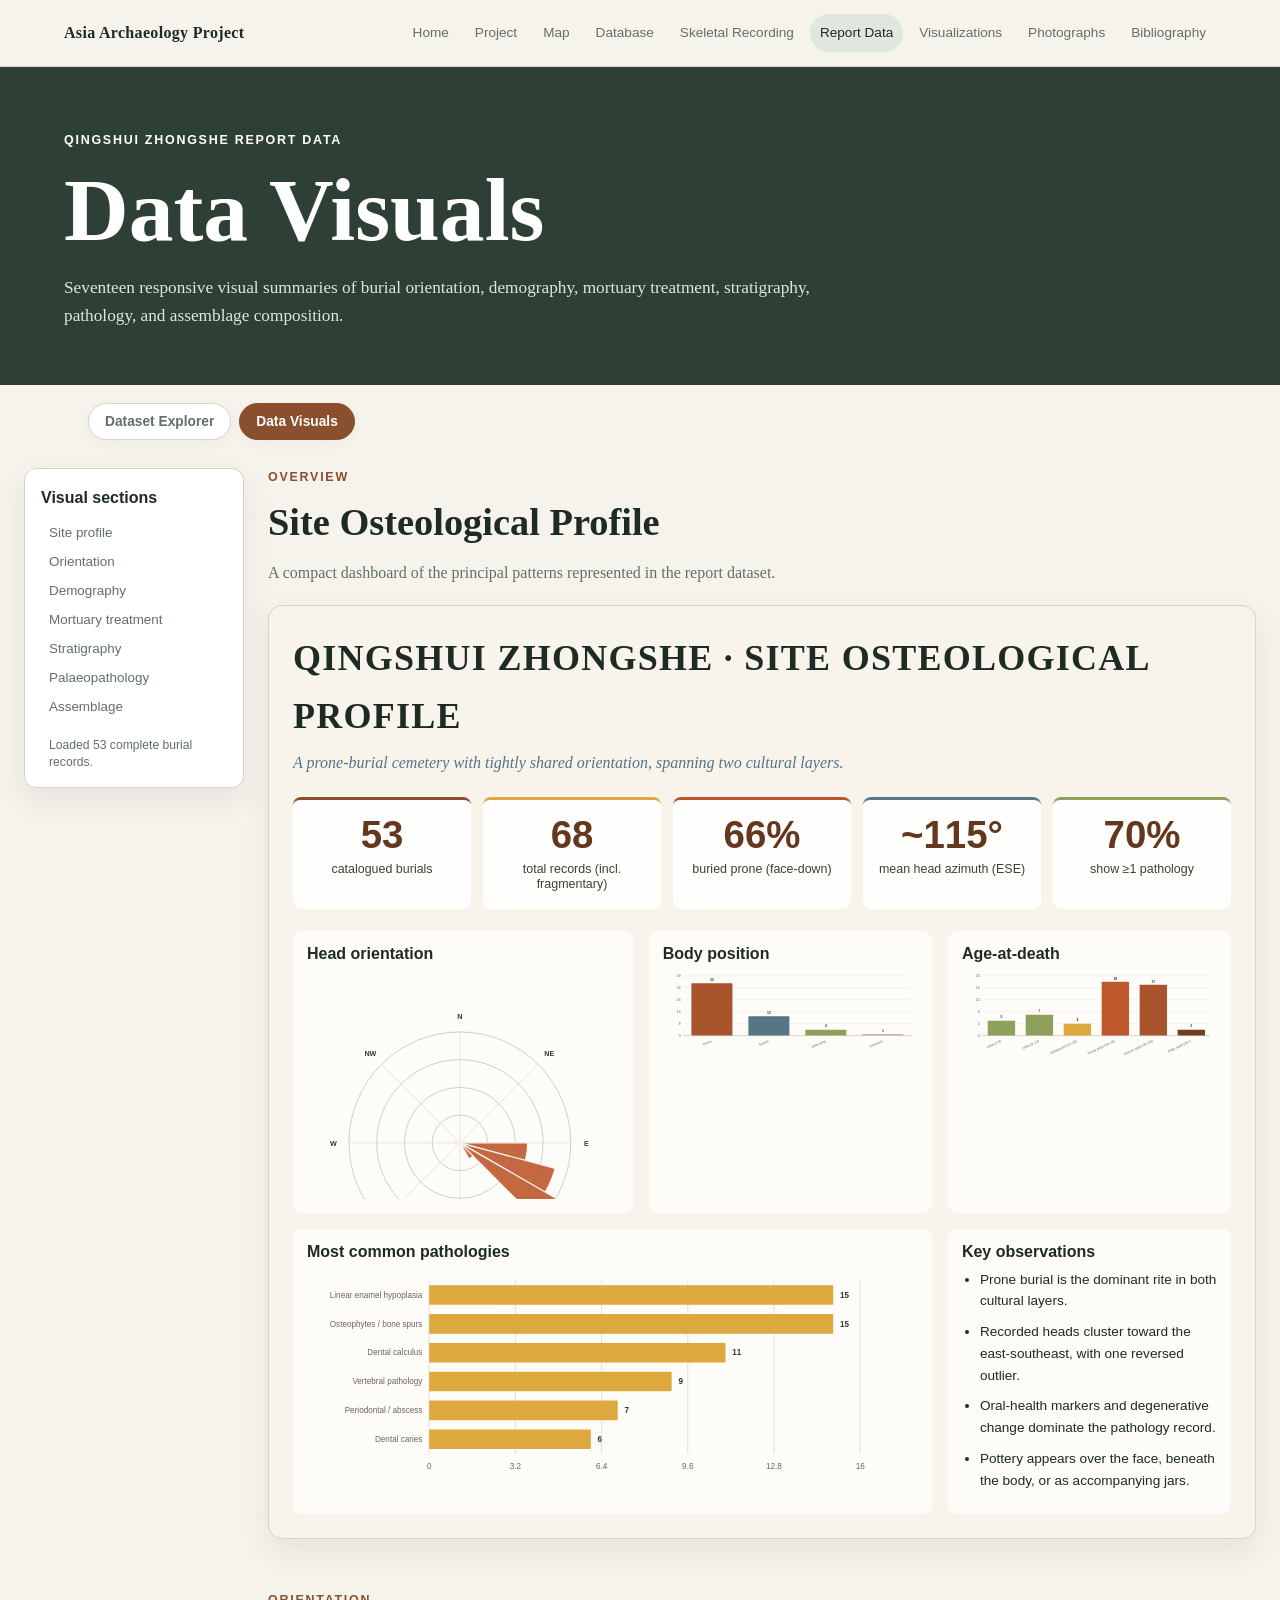
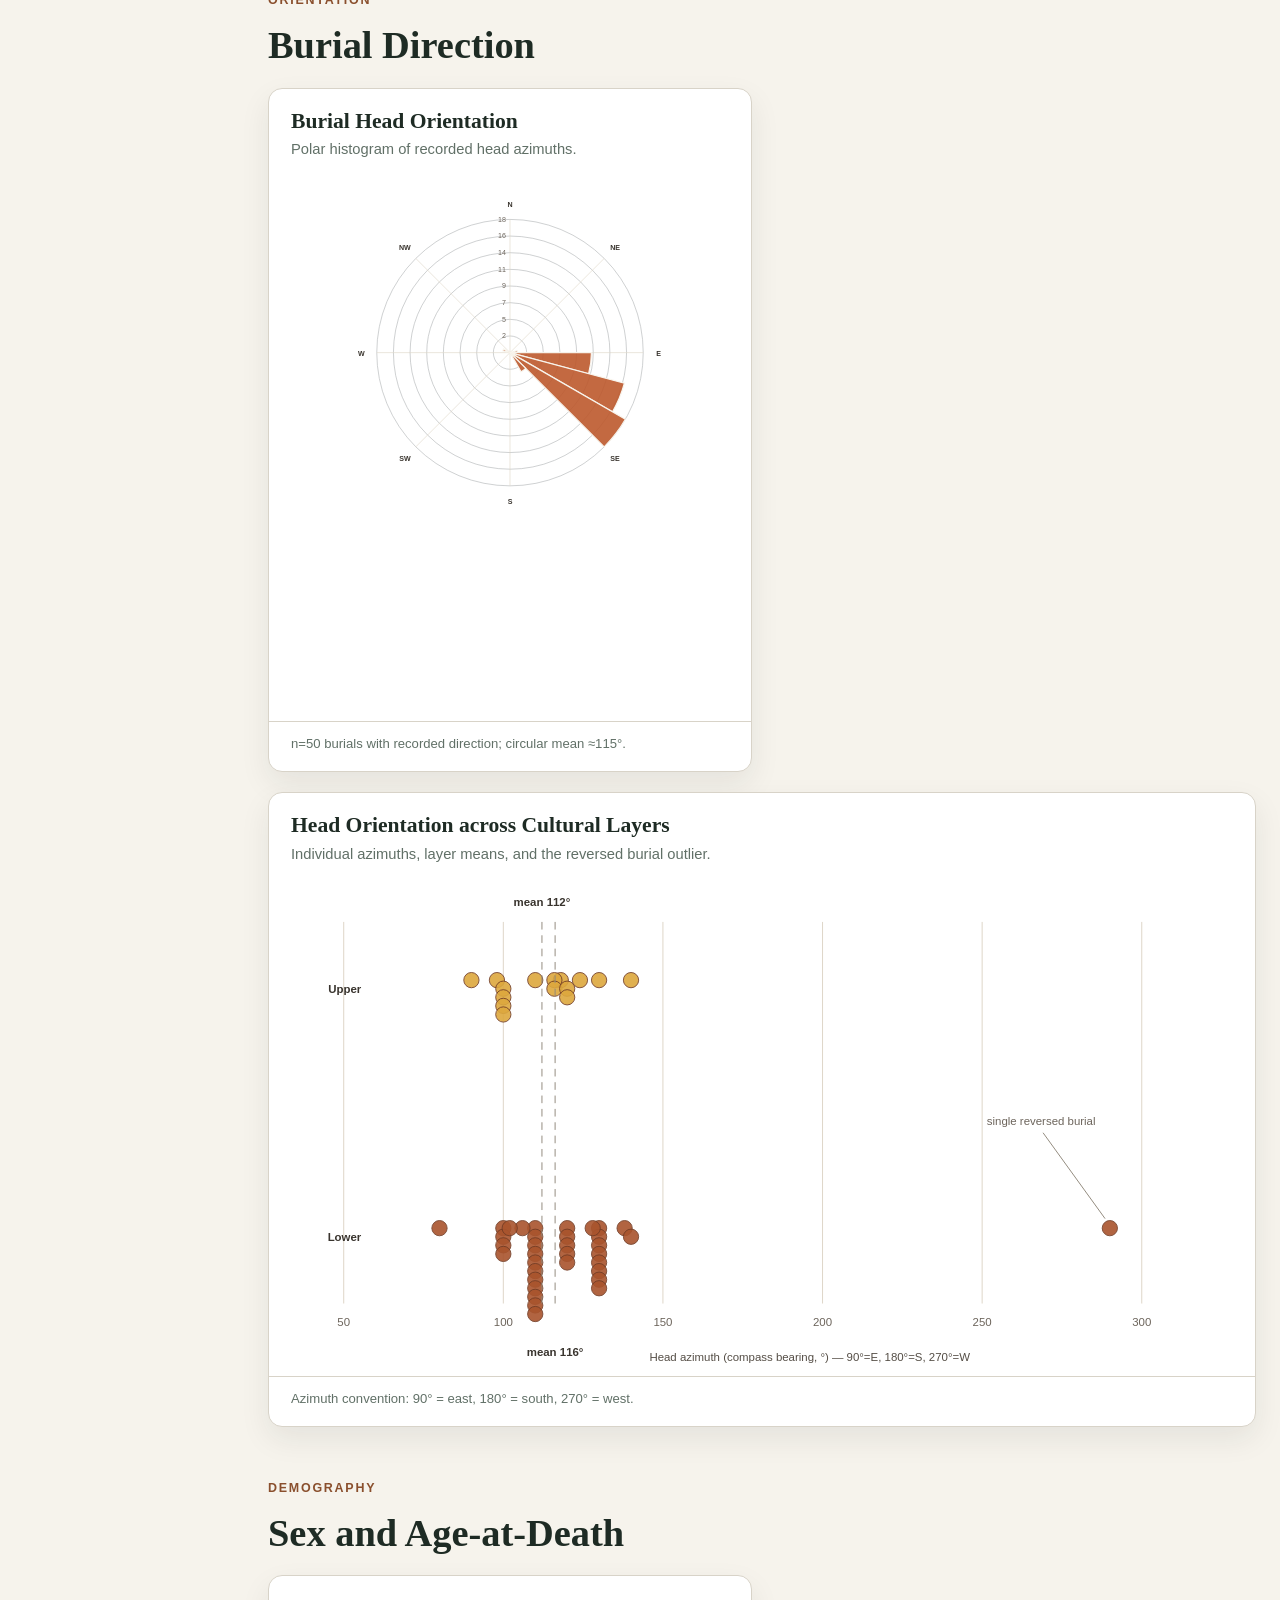
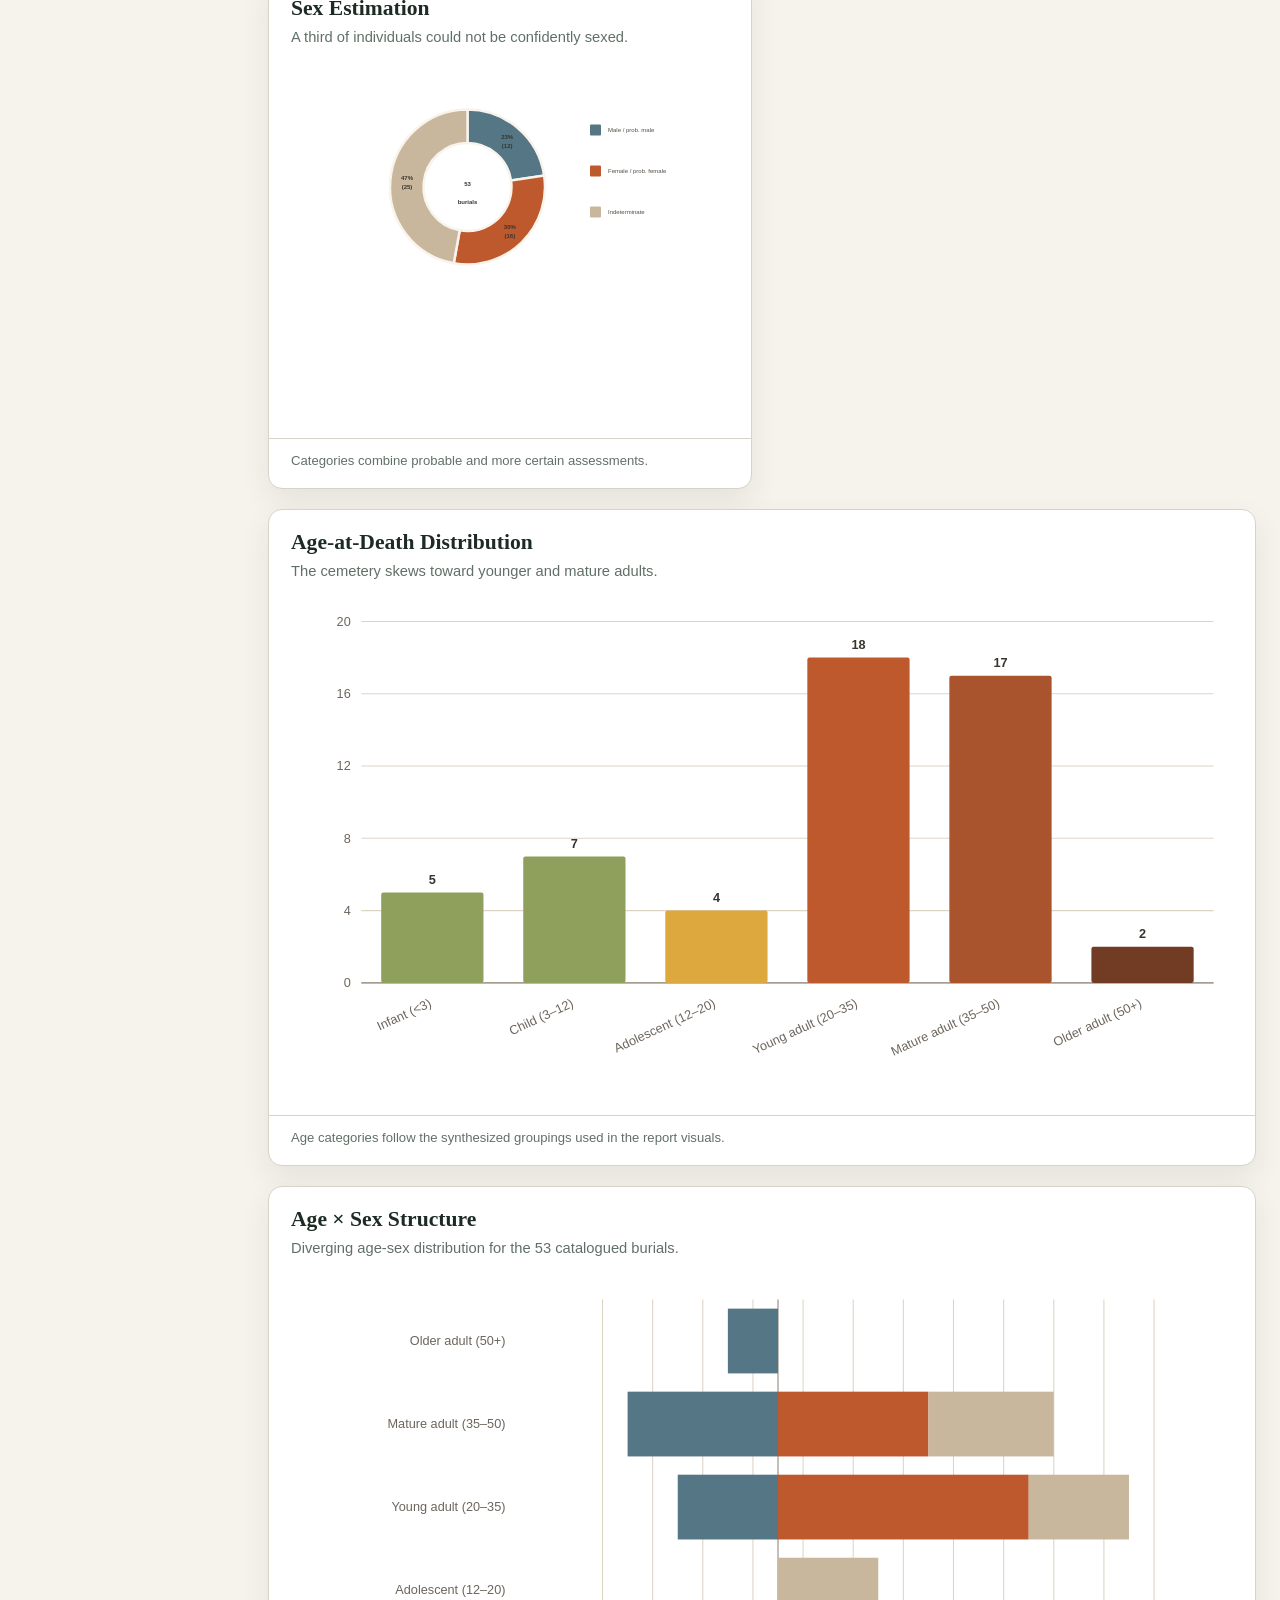
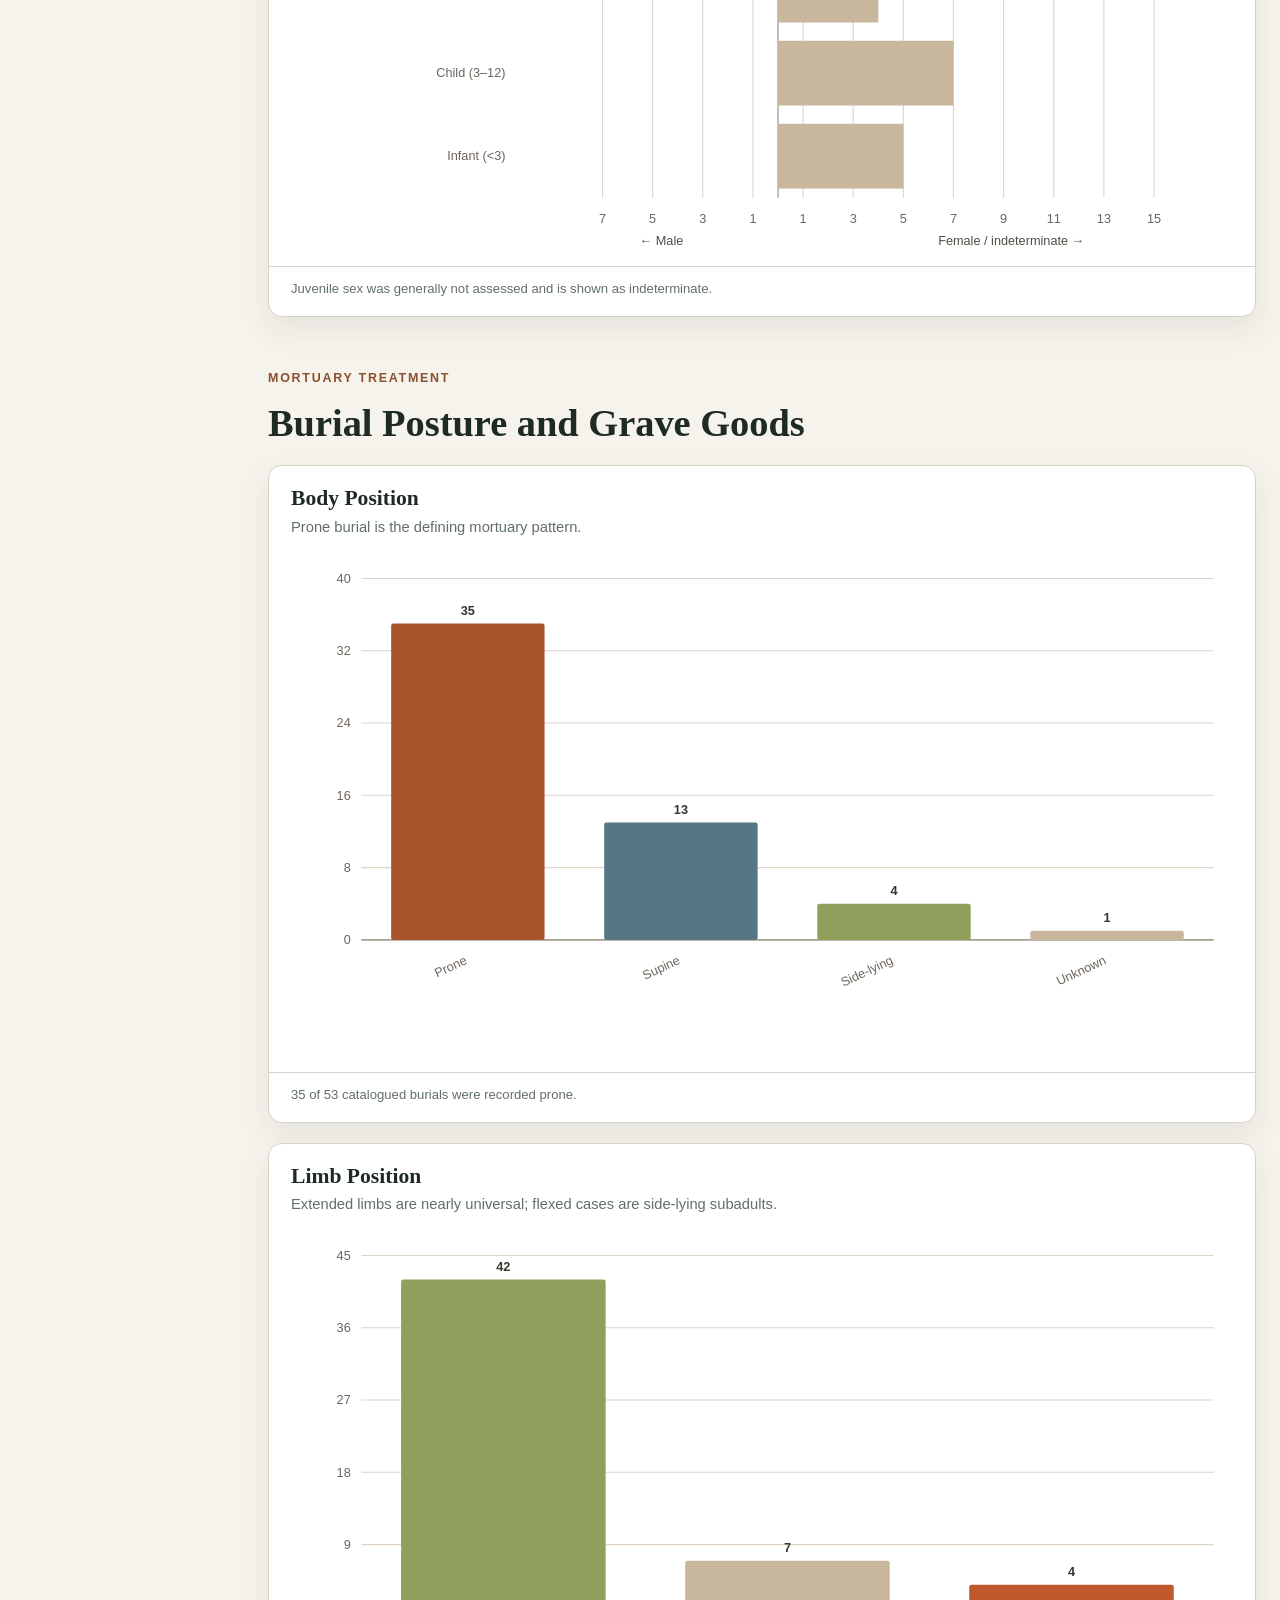
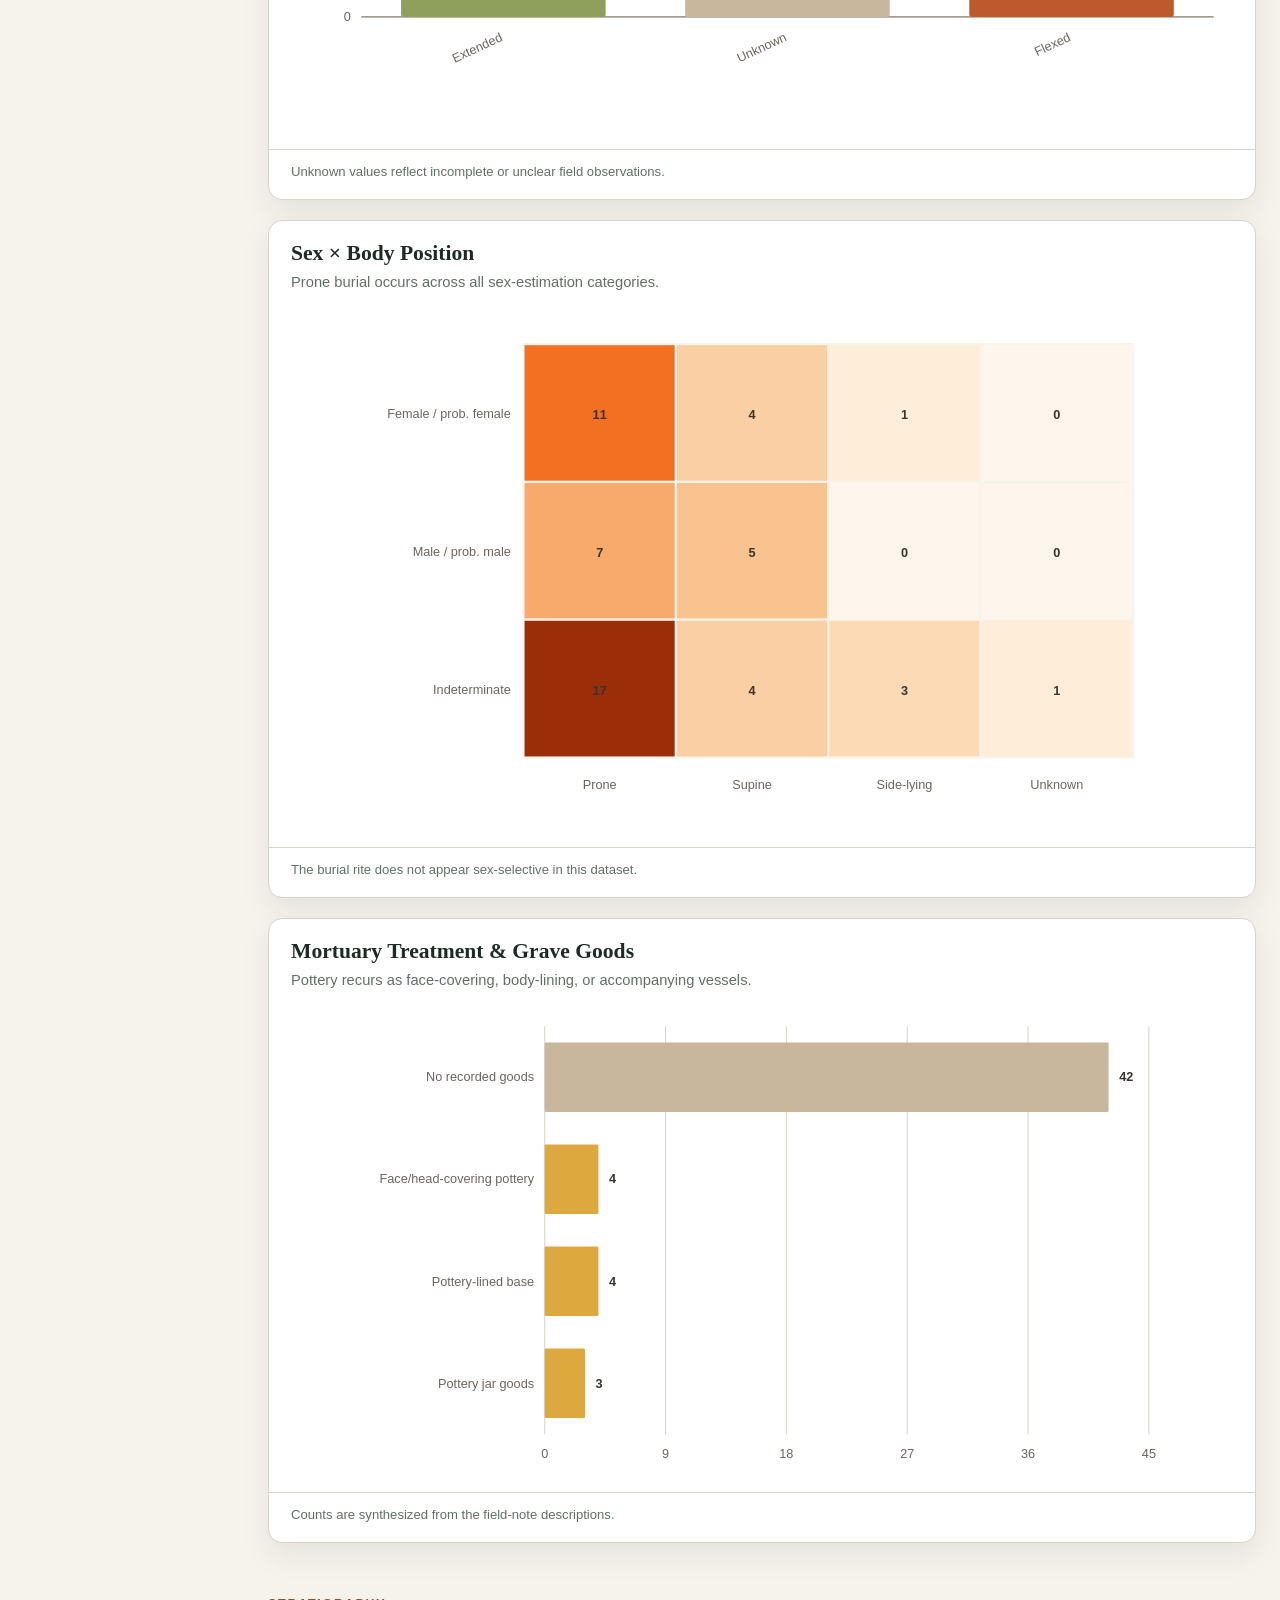
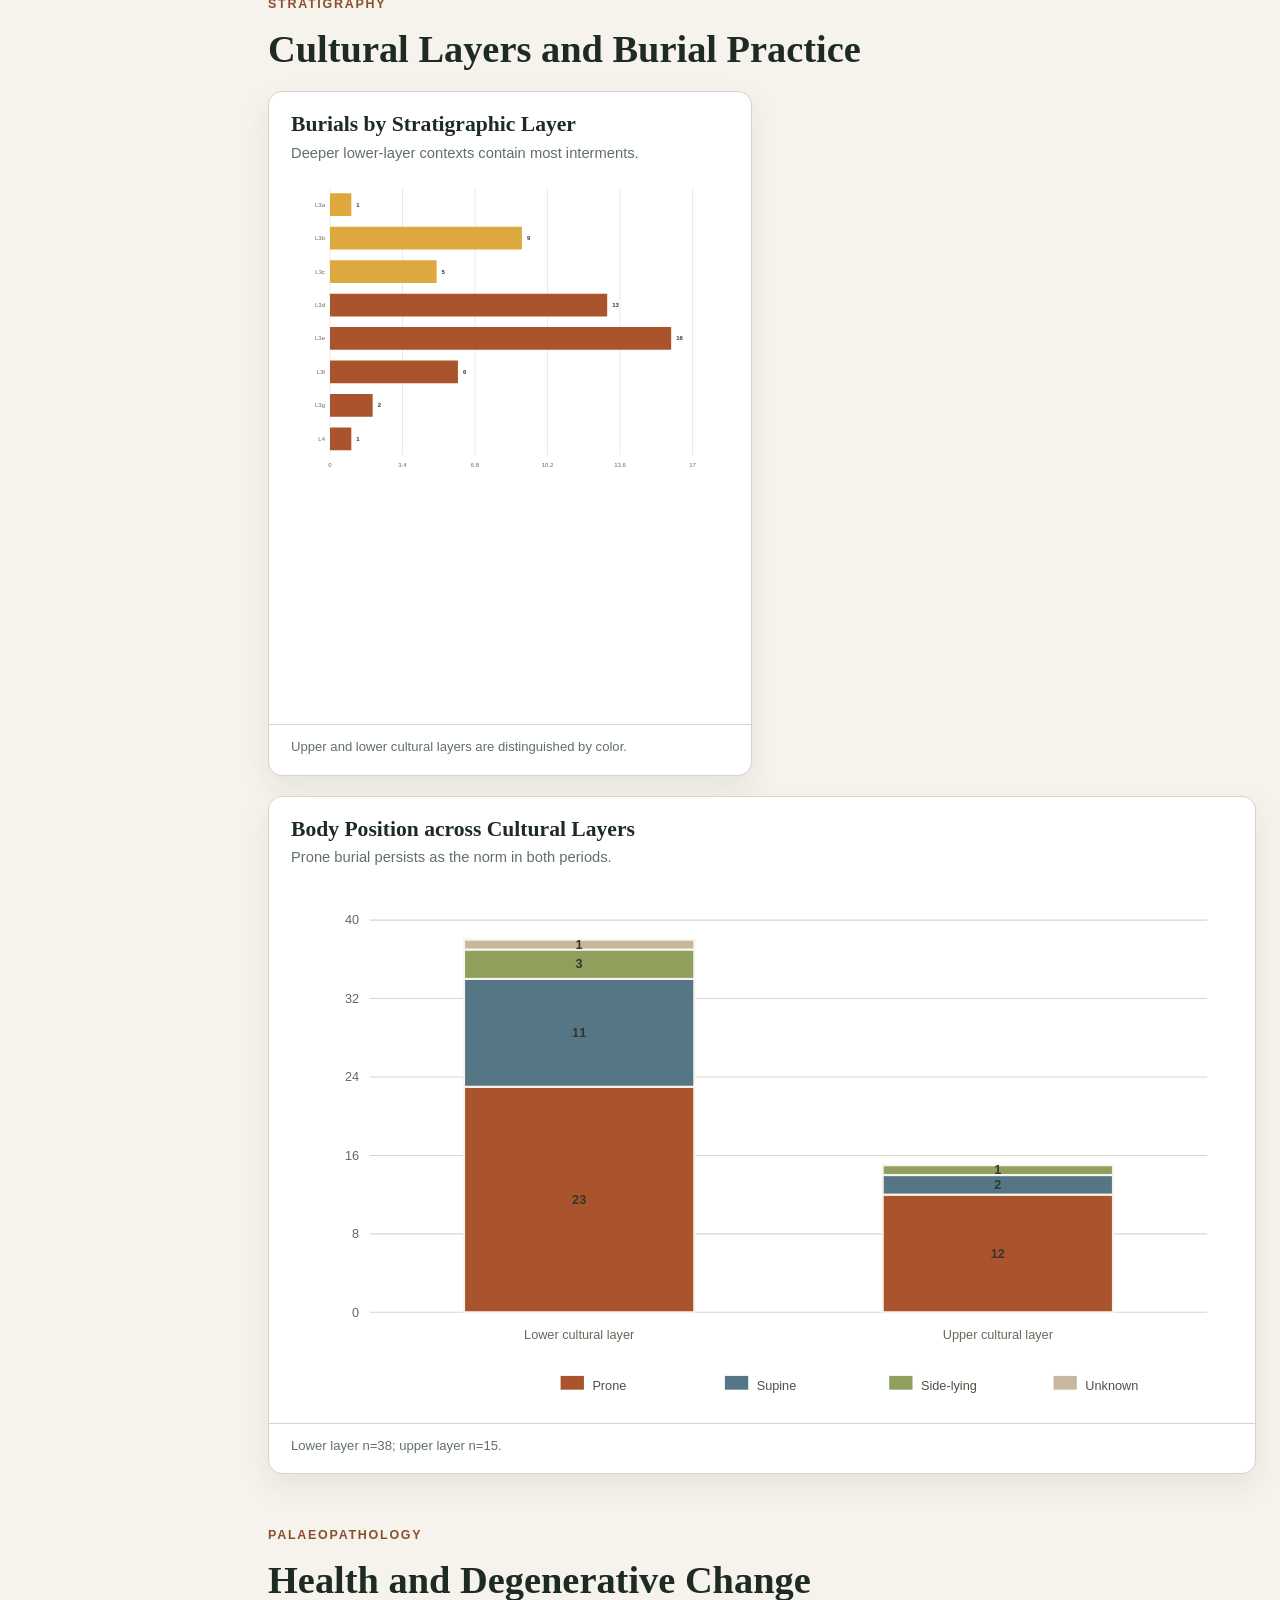
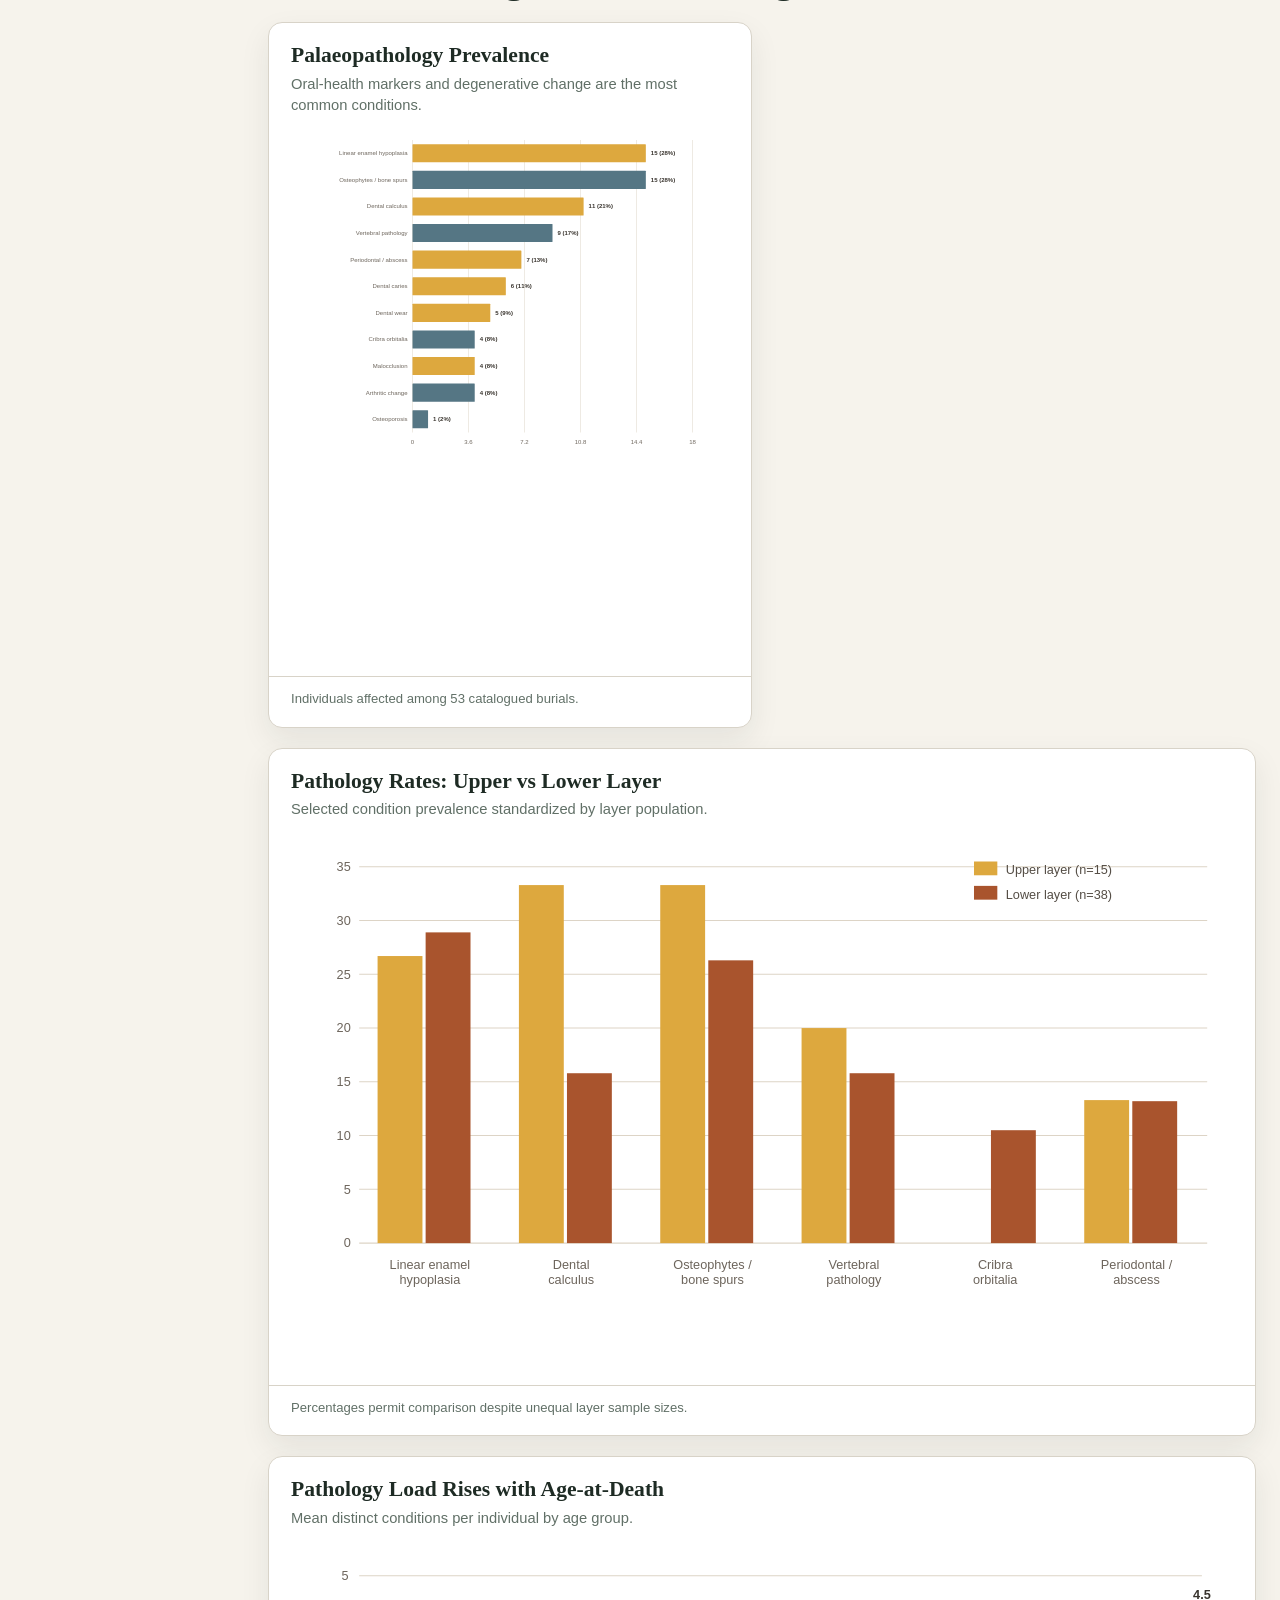
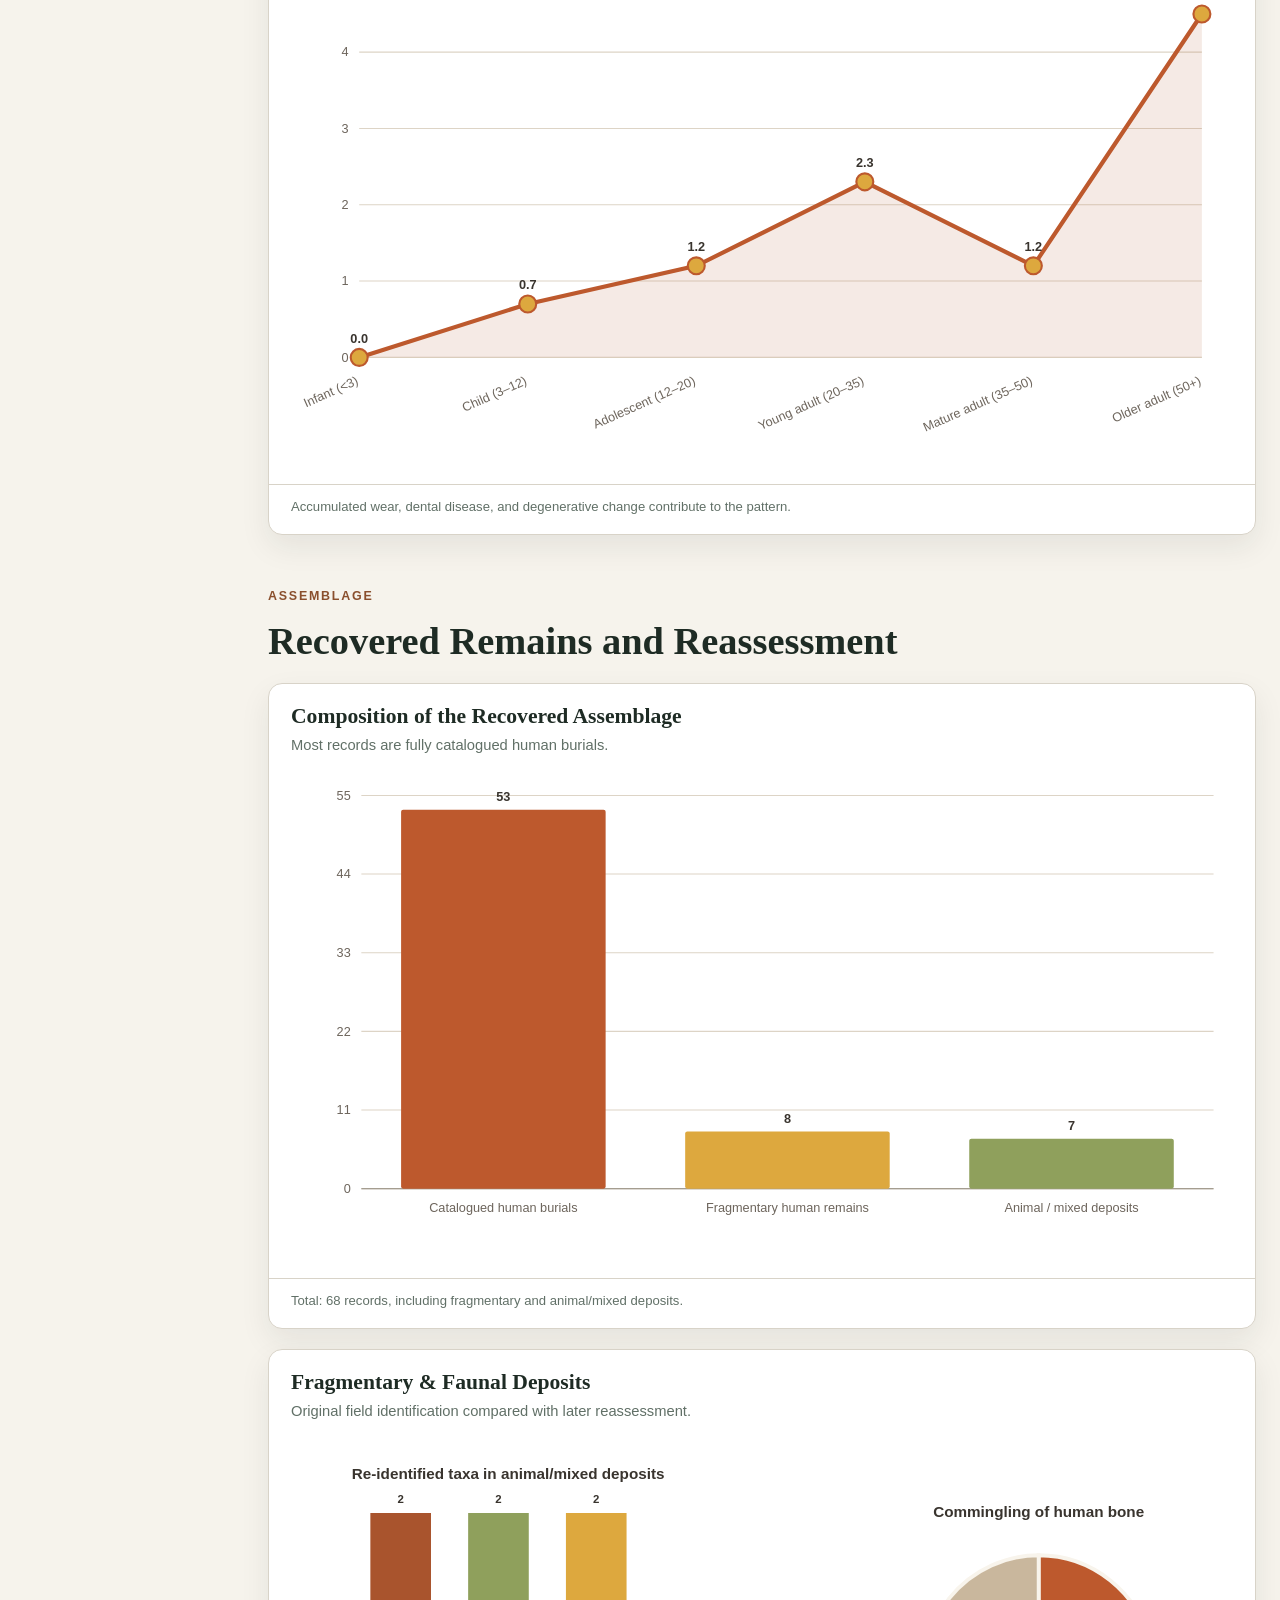
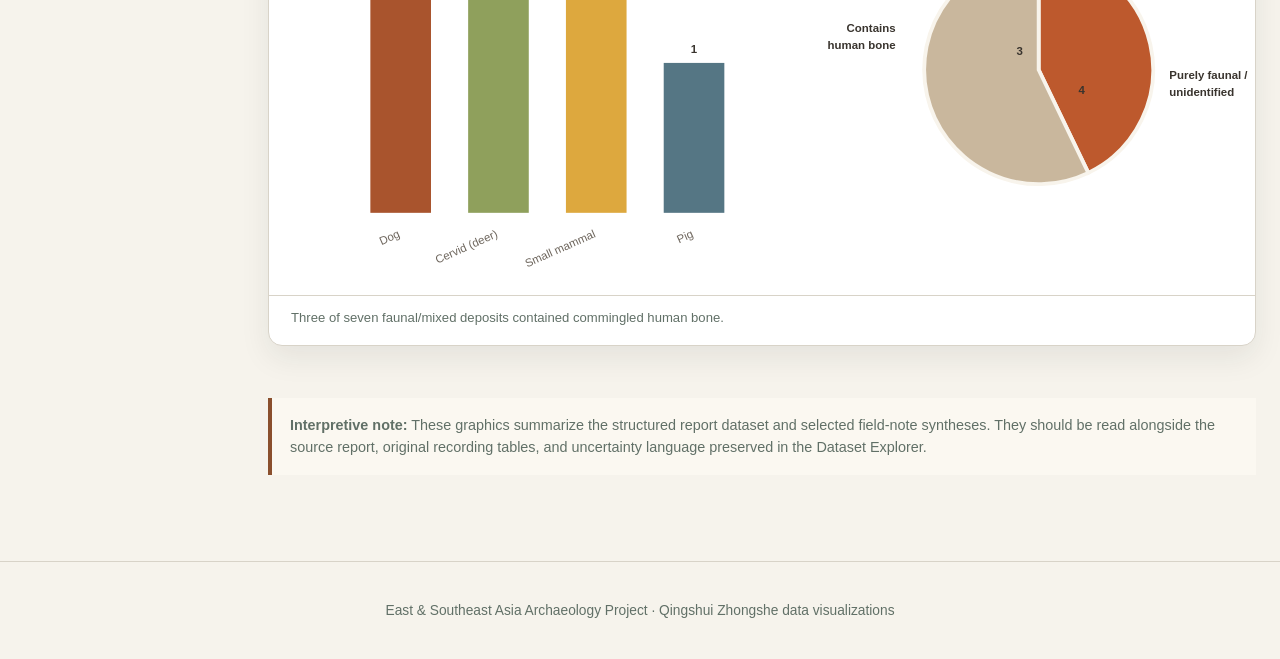
<file: chingshui-visuals.html>
<!DOCTYPE html>
<html lang="en">
<head>
  <meta charset="UTF-8" />
  <meta name="viewport" content="width=device-width, initial-scale=1.0" />
  <meta name="description" content="Data visualizations derived from the Qingshui Zhongshe archaeological human-remains curation report dataset." />
  <title>Qingshui Zhongshe Data Visuals | Asia Archaeology Project</title>
  <link rel="stylesheet" href="site.css" />
  <link rel="stylesheet" href="chingshui-data.css" />
  <link rel="stylesheet" href="chingshui-visuals.css" />
</head>
<body>
<header class="site-header">
  <div class="nav-wrap">
    <a class="brand" href="index.html">Asia Archaeology Project</a>
    <nav aria-label="Primary navigation">
      <a href="index.html">Home</a>
      <a href="project-description.html">Project</a>
      <a href="map.html">Map</a>
      <a href="database.html">Database</a>
      <a href="skeletal-recording.html">Skeletal Recording</a>
      <a class="active" href="chingshui-data.html">Report Data</a>
      <a href="visualizations.html">Visualizations</a>
      <a href="photographs.html">Photographs</a>
      <a href="bibliography.html">Bibliography</a>
    </nav>
  </div>
</header>

<main>
  <section class="page-hero visuals-hero">
    <div class="page-hero-inner">
      <p class="eyebrow">Qingshui Zhongshe Report Data</p>
      <h1>Data Visuals</h1>
      <p>Seventeen responsive visual summaries of burial orientation, demography, mortuary treatment, stratigraphy, pathology, and assemblage composition.</p>
    </div>
  </section>

  <nav class="report-subnav" aria-label="Qingshui Zhongshe report data sections">
    <a href="chingshui-data.html">Dataset Explorer</a>
    <a class="active" href="chingshui-visuals.html" aria-current="page">Data Visuals</a>
  </nav>

  <section class="visuals-layout">
    <aside class="visuals-index" aria-label="Visualization sections">
      <strong>Visual sections</strong>
      <a href="#overview">Site profile</a>
      <a href="#orientation">Orientation</a>
      <a href="#demography">Demography</a>
      <a href="#mortuary">Mortuary treatment</a>
      <a href="#stratigraphy">Stratigraphy</a>
      <a href="#pathology">Palaeopathology</a>
      <a href="#assemblage">Assemblage</a>
      <p id="visualStatus" class="visual-status" aria-live="polite">Loading report data…</p>
    </aside>

    <div class="visuals-main">
      <section id="overview" class="visual-section">
        <div class="visual-section-heading">
          <p class="eyebrow">Overview</p>
          <h2>Site Osteological Profile</h2>
          <p>A compact dashboard of the principal patterns represented in the report dataset.</p>
        </div>
        <article class="profile-dashboard">
          <div class="profile-title-row">
            <div>
              <h3>Qingshui Zhongshe · Site Osteological Profile</h3>
              <p>A prone-burial cemetery with tightly shared orientation, spanning two cultural layers.</p>
            </div>
          </div>
          <div class="profile-kpis" id="profileKpis"></div>
          <div class="profile-grid">
            <div class="profile-mini"><h4>Head orientation</h4><div id="profileOrientation" class="chart-host compact-chart"></div></div>
            <div class="profile-mini"><h4>Body position</h4><div id="profileBody" class="chart-host compact-chart"></div></div>
            <div class="profile-mini"><h4>Age-at-death</h4><div id="profileAge" class="chart-host compact-chart"></div></div>
            <div class="profile-mini profile-wide"><h4>Most common pathologies</h4><div id="profilePathology" class="chart-host compact-chart"></div></div>
            <div class="profile-observations">
              <h4>Key observations</h4>
              <ul>
                <li>Prone burial is the dominant rite in both cultural layers.</li>
                <li>Recorded heads cluster toward the east-southeast, with one reversed outlier.</li>
                <li>Oral-health markers and degenerative change dominate the pathology record.</li>
                <li>Pottery appears over the face, beneath the body, or as accompanying jars.</li>
              </ul>
            </div>
          </div>
        </article>
      </section>

      <section id="orientation" class="visual-section">
        <div class="visual-section-heading"><p class="eyebrow">Orientation</p><h2>Burial Direction</h2></div>
        <div class="visual-grid">
          <figure class="visual-card tall-card">
            <div class="visual-card-heading"><h3>Burial Head Orientation</h3><p>Polar histogram of recorded head azimuths.</p></div>
            <div id="orientationRose" class="chart-host"></div>
            <figcaption id="orientationCaption">Direction data are calculated from the report’s compass notation.</figcaption>
          </figure>
          <figure class="visual-card wide-card">
            <div class="visual-card-heading"><h3>Head Orientation across Cultural Layers</h3><p>Individual azimuths, layer means, and the reversed burial outlier.</p></div>
            <div id="orientationLayer" class="chart-host"></div>
            <figcaption>Azimuth convention: 90° = east, 180° = south, 270° = west.</figcaption>
          </figure>
        </div>
      </section>

      <section id="demography" class="visual-section">
        <div class="visual-section-heading"><p class="eyebrow">Demography</p><h2>Sex and Age-at-Death</h2></div>
        <div class="visual-grid">
          <figure class="visual-card"><div class="visual-card-heading"><h3>Sex Estimation</h3><p>A third of individuals could not be confidently sexed.</p></div><div id="sexDonut" class="chart-host"></div><figcaption>Categories combine probable and more certain assessments.</figcaption></figure>
          <figure class="visual-card wide-card"><div class="visual-card-heading"><h3>Age-at-Death Distribution</h3><p>The cemetery skews toward younger and mature adults.</p></div><div id="ageDistribution" class="chart-host"></div><figcaption>Age categories follow the synthesized groupings used in the report visuals.</figcaption></figure>
          <figure class="visual-card wide-card"><div class="visual-card-heading"><h3>Age × Sex Structure</h3><p>Diverging age-sex distribution for the 53 catalogued burials.</p></div><div id="ageSexPyramid" class="chart-host"></div><figcaption>Juvenile sex was generally not assessed and is shown as indeterminate.</figcaption></figure>
        </div>
      </section>

      <section id="mortuary" class="visual-section">
        <div class="visual-section-heading"><p class="eyebrow">Mortuary treatment</p><h2>Burial Posture and Grave Goods</h2></div>
        <div class="visual-grid">
          <figure class="visual-card wide-card"><div class="visual-card-heading"><h3>Body Position</h3><p>Prone burial is the defining mortuary pattern.</p></div><div id="bodyPosition" class="chart-host"></div><figcaption>35 of 53 catalogued burials were recorded prone.</figcaption></figure>
          <figure class="visual-card wide-card"><div class="visual-card-heading"><h3>Limb Position</h3><p>Extended limbs are nearly universal; flexed cases are side-lying subadults.</p></div><div id="limbPosition" class="chart-host"></div><figcaption>Unknown values reflect incomplete or unclear field observations.</figcaption></figure>
          <figure class="visual-card wide-card"><div class="visual-card-heading"><h3>Sex × Body Position</h3><p>Prone burial occurs across all sex-estimation categories.</p></div><div id="sexBodyHeatmap" class="chart-host"></div><figcaption>The burial rite does not appear sex-selective in this dataset.</figcaption></figure>
          <figure class="visual-card wide-card"><div class="visual-card-heading"><h3>Mortuary Treatment &amp; Grave Goods</h3><p>Pottery recurs as face-covering, body-lining, or accompanying vessels.</p></div><div id="graveGoods" class="chart-host"></div><figcaption>Counts are synthesized from the field-note descriptions.</figcaption></figure>
        </div>
      </section>

      <section id="stratigraphy" class="visual-section">
        <div class="visual-section-heading"><p class="eyebrow">Stratigraphy</p><h2>Cultural Layers and Burial Practice</h2></div>
        <div class="visual-grid">
          <figure class="visual-card tall-card"><div class="visual-card-heading"><h3>Burials by Stratigraphic Layer</h3><p>Deeper lower-layer contexts contain most interments.</p></div><div id="stratigraphyChart" class="chart-host"></div><figcaption>Upper and lower cultural layers are distinguished by color.</figcaption></figure>
          <figure class="visual-card wide-card"><div class="visual-card-heading"><h3>Body Position across Cultural Layers</h3><p>Prone burial persists as the norm in both periods.</p></div><div id="positionLayer" class="chart-host"></div><figcaption>Lower layer n=38; upper layer n=15.</figcaption></figure>
        </div>
      </section>

      <section id="pathology" class="visual-section">
        <div class="visual-section-heading"><p class="eyebrow">Palaeopathology</p><h2>Health and Degenerative Change</h2></div>
        <div class="visual-grid">
          <figure class="visual-card tall-card"><div class="visual-card-heading"><h3>Palaeopathology Prevalence</h3><p>Oral-health markers and degenerative change are the most common conditions.</p></div><div id="pathologyPrevalence" class="chart-host"></div><figcaption>Individuals affected among 53 catalogued burials.</figcaption></figure>
          <figure class="visual-card wide-card"><div class="visual-card-heading"><h3>Pathology Rates: Upper vs Lower Layer</h3><p>Selected condition prevalence standardized by layer population.</p></div><div id="pathologyLayer" class="chart-host"></div><figcaption>Percentages permit comparison despite unequal layer sample sizes.</figcaption></figure>
          <figure class="visual-card wide-card"><div class="visual-card-heading"><h3>Pathology Load Rises with Age-at-Death</h3><p>Mean distinct conditions per individual by age group.</p></div><div id="pathologyAge" class="chart-host"></div><figcaption>Accumulated wear, dental disease, and degenerative change contribute to the pattern.</figcaption></figure>
        </div>
      </section>

      <section id="assemblage" class="visual-section">
        <div class="visual-section-heading"><p class="eyebrow">Assemblage</p><h2>Recovered Remains and Reassessment</h2></div>
        <div class="visual-grid">
          <figure class="visual-card wide-card"><div class="visual-card-heading"><h3>Composition of the Recovered Assemblage</h3><p>Most records are fully catalogued human burials.</p></div><div id="assemblageComposition" class="chart-host"></div><figcaption>Total: 68 records, including fragmentary and animal/mixed deposits.</figcaption></figure>
          <figure class="visual-card wide-card"><div class="visual-card-heading"><h3>Fragmentary &amp; Faunal Deposits</h3><p>Original field identification compared with later reassessment.</p></div><div id="faunalReassessment" class="chart-host"></div><figcaption>Three of seven faunal/mixed deposits contained commingled human bone.</figcaption></figure>
        </div>
      </section>

      <p class="visual-method-note"><strong>Interpretive note:</strong> These graphics summarize the structured report dataset and selected field-note syntheses. They should be read alongside the source report, original recording tables, and uncertainty language preserved in the Dataset Explorer.</p>
    </div>
  </section>
</main>

<footer class="site-footer"><p>East &amp; Southeast Asia Archaeology Project · Qingshui Zhongshe data visualizations</p></footer>
<script src="chingshui-visuals.js"></script>
</body>
</html>
</file>
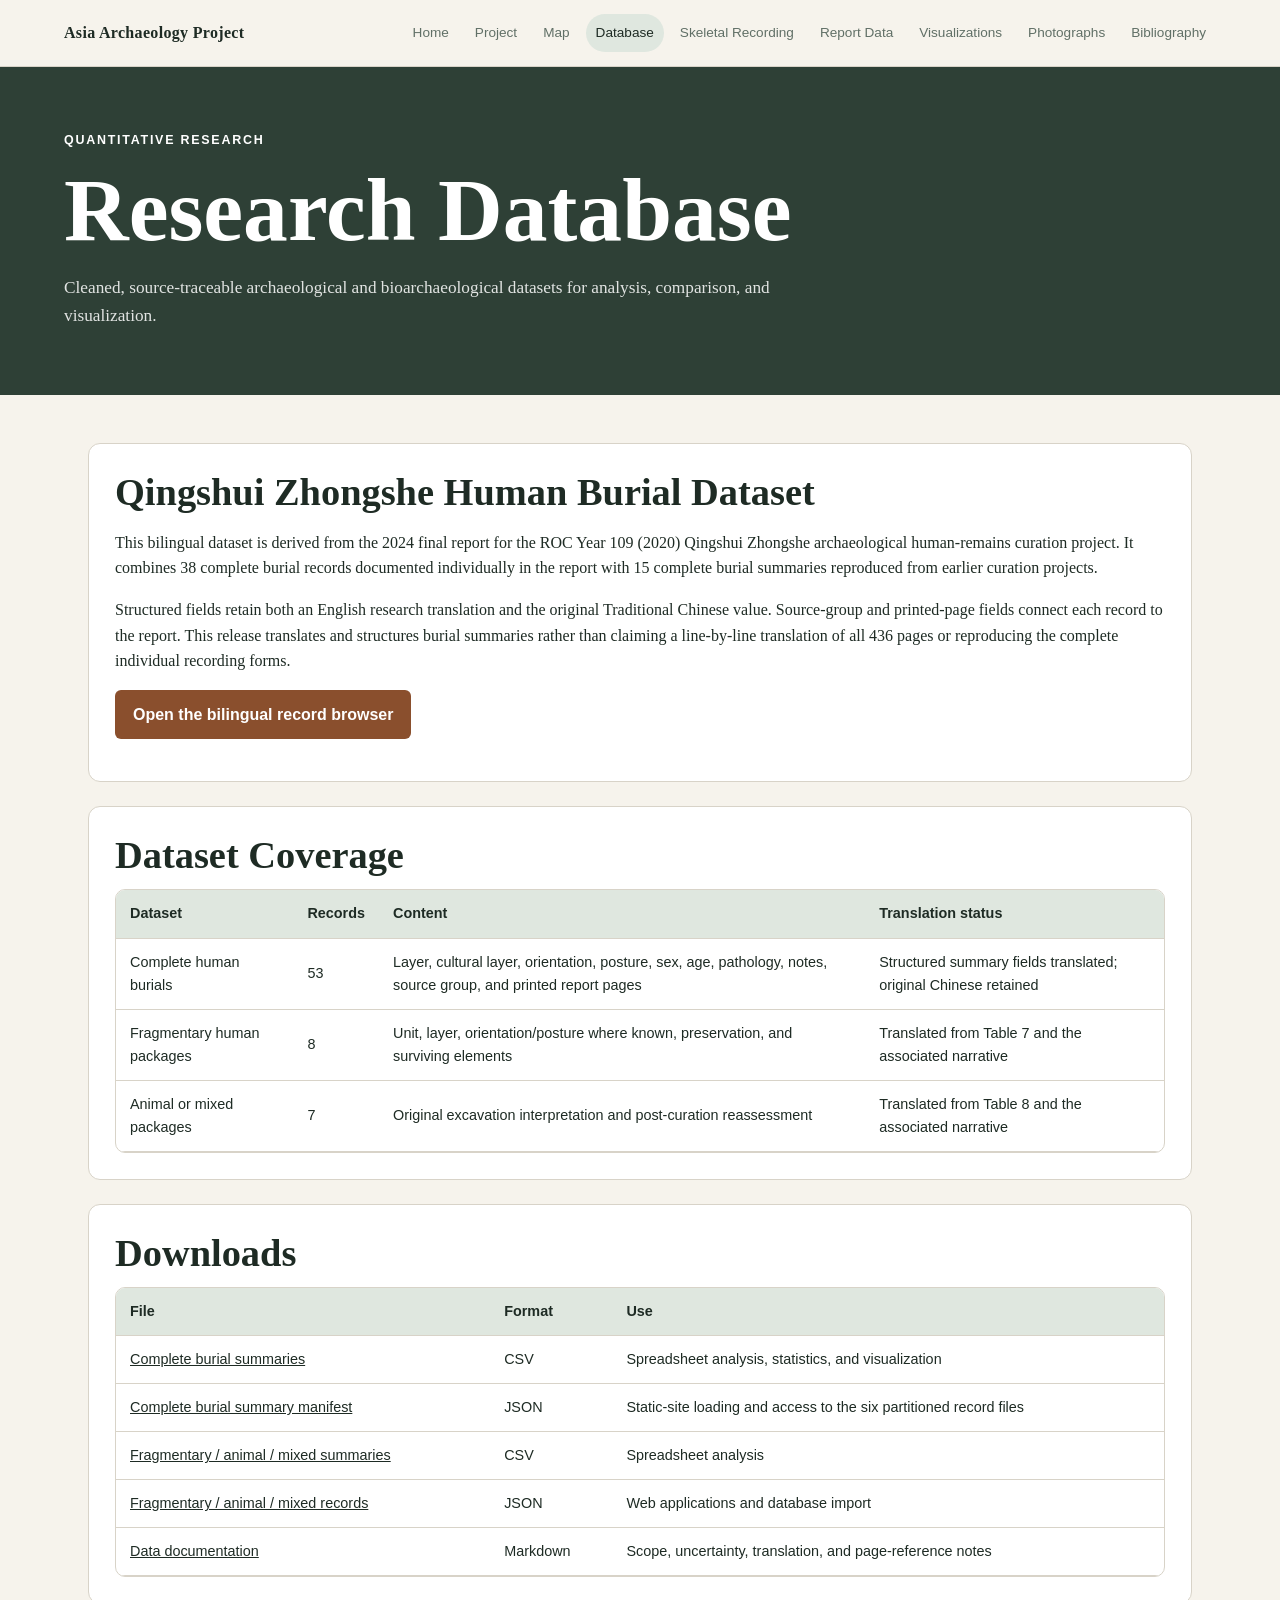
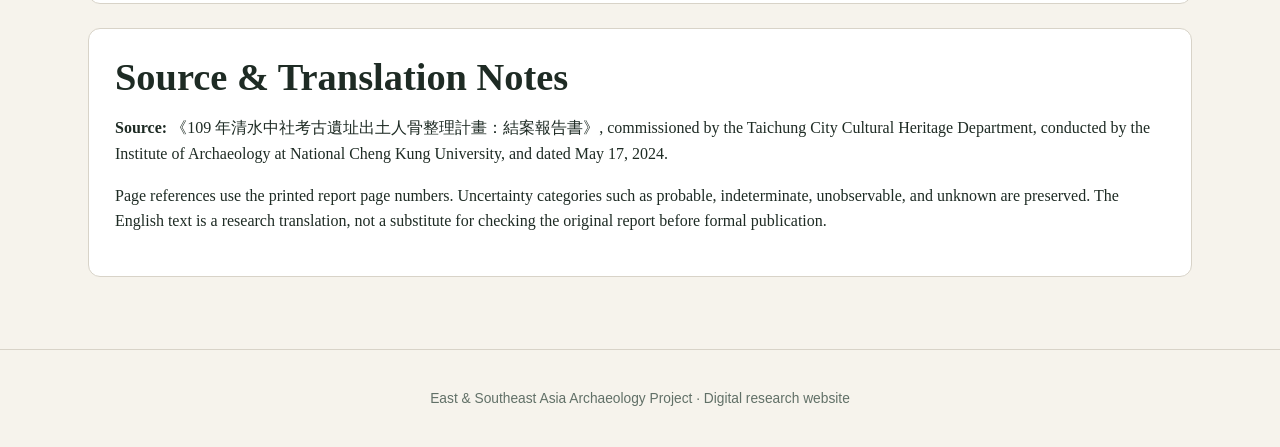
<file: database.html>
<!DOCTYPE html>
<html lang="en">
<head>
  <meta charset="UTF-8" />
  <meta name="viewport" content="width=device-width, initial-scale=1.0" />
  <meta name="description" content="Research datasets for the East and Southeast Asia Archaeology Project." />
  <title>Database | Asia Archaeology Project</title>
  <link rel="stylesheet" href="site.css" />
</head>
<body>
  <header class="site-header">
    <div class="nav-wrap">
      <a class="brand" href="index.html">Asia Archaeology Project</a>
      <nav aria-label="Primary navigation">
        <a href="index.html">Home</a>
        <a href="project-description.html">Project</a>
        <a href="map.html">Map</a>
        <a class="active" href="database.html">Database</a>
        <a href="skeletal-recording.html">Skeletal Recording</a>
        <a href="chingshui-data.html">Report Data</a>
        <a href="visualizations.html">Visualizations</a>
        <a href="photographs.html">Photographs</a>
        <a href="bibliography.html">Bibliography</a>
      </nav>
    </div>
  </header>

  <main>
    <section class="page-hero">
      <div class="page-hero-inner">
        <p class="eyebrow">Quantitative Research</p>
        <h1>Research Database</h1>
        <p>Cleaned, source-traceable archaeological and bioarchaeological datasets for analysis, comparison, and visualization.</p>
      </div>
    </section>

    <div class="content-layout">
      <section class="content-panel">
        <h2>Qingshui Zhongshe Human Burial Dataset</h2>
        <p>This bilingual dataset is derived from the 2024 final report for the ROC Year 109 (2020) Qingshui Zhongshe archaeological human-remains curation project. It combines 38 complete burial records documented individually in the report with 15 complete burial summaries reproduced from earlier curation projects.</p>
        <p>Structured fields retain both an English research translation and the original Traditional Chinese value. Source-group and printed-page fields connect each record to the report. This release translates and structures burial summaries rather than claiming a line-by-line translation of all 436 pages or reproducing the complete individual recording forms.</p>
        <p><a class="button primary" href="chingshui-data.html">Open the bilingual record browser</a></p>
      </section>

      <section class="content-panel">
        <h2>Dataset Coverage</h2>
        <div class="data-table-wrap">
          <table>
            <thead><tr><th>Dataset</th><th>Records</th><th>Content</th><th>Translation status</th></tr></thead>
            <tbody>
              <tr><td>Complete human burials</td><td>53</td><td>Layer, cultural layer, orientation, posture, sex, age, pathology, notes, source group, and printed report pages</td><td>Structured summary fields translated; original Chinese retained</td></tr>
              <tr><td>Fragmentary human packages</td><td>8</td><td>Unit, layer, orientation/posture where known, preservation, and surviving elements</td><td>Translated from Table 7 and the associated narrative</td></tr>
              <tr><td>Animal or mixed packages</td><td>7</td><td>Original excavation interpretation and post-curation reassessment</td><td>Translated from Table 8 and the associated narrative</td></tr>
            </tbody>
          </table>
        </div>
      </section>

      <section class="content-panel">
        <h2>Downloads</h2>
        <div class="data-table-wrap">
          <table>
            <thead><tr><th>File</th><th>Format</th><th>Use</th></tr></thead>
            <tbody>
              <tr><td><a href="data/chingshui-chongshe-records.csv" download>Complete burial summaries</a></td><td>CSV</td><td>Spreadsheet analysis, statistics, and visualization</td></tr>
              <tr><td><a href="data/chingshui-chongshe-records.json" download>Complete burial summary manifest</a></td><td>JSON</td><td>Static-site loading and access to the six partitioned record files</td></tr>
              <tr><td><a href="data/chingshui-chongshe-fragmentary.csv" download>Fragmentary / animal / mixed summaries</a></td><td>CSV</td><td>Spreadsheet analysis</td></tr>
              <tr><td><a href="data/chingshui-chongshe-fragmentary.json" download>Fragmentary / animal / mixed records</a></td><td>JSON</td><td>Web applications and database import</td></tr>
              <tr><td><a href="data/README.md">Data documentation</a></td><td>Markdown</td><td>Scope, uncertainty, translation, and page-reference notes</td></tr>
            </tbody>
          </table>
        </div>
      </section>

      <section class="content-panel">
        <h2>Source &amp; Translation Notes</h2>
        <p><strong>Source:</strong> 《109 年清水中社考古遺址出土人骨整理計畫：結案報告書》, commissioned by the Taichung City Cultural Heritage Department, conducted by the Institute of Archaeology at National Cheng Kung University, and dated May 17, 2024.</p>
        <p>Page references use the printed report page numbers. Uncertainty categories such as probable, indeterminate, unobservable, and unknown are preserved. The English text is a research translation, not a substitute for checking the original report before formal publication.</p>
      </section>
    </div>
  </main>

  <footer class="site-footer"><p>East &amp; Southeast Asia Archaeology Project · Digital research website</p></footer>
</body>
</html>
</file>
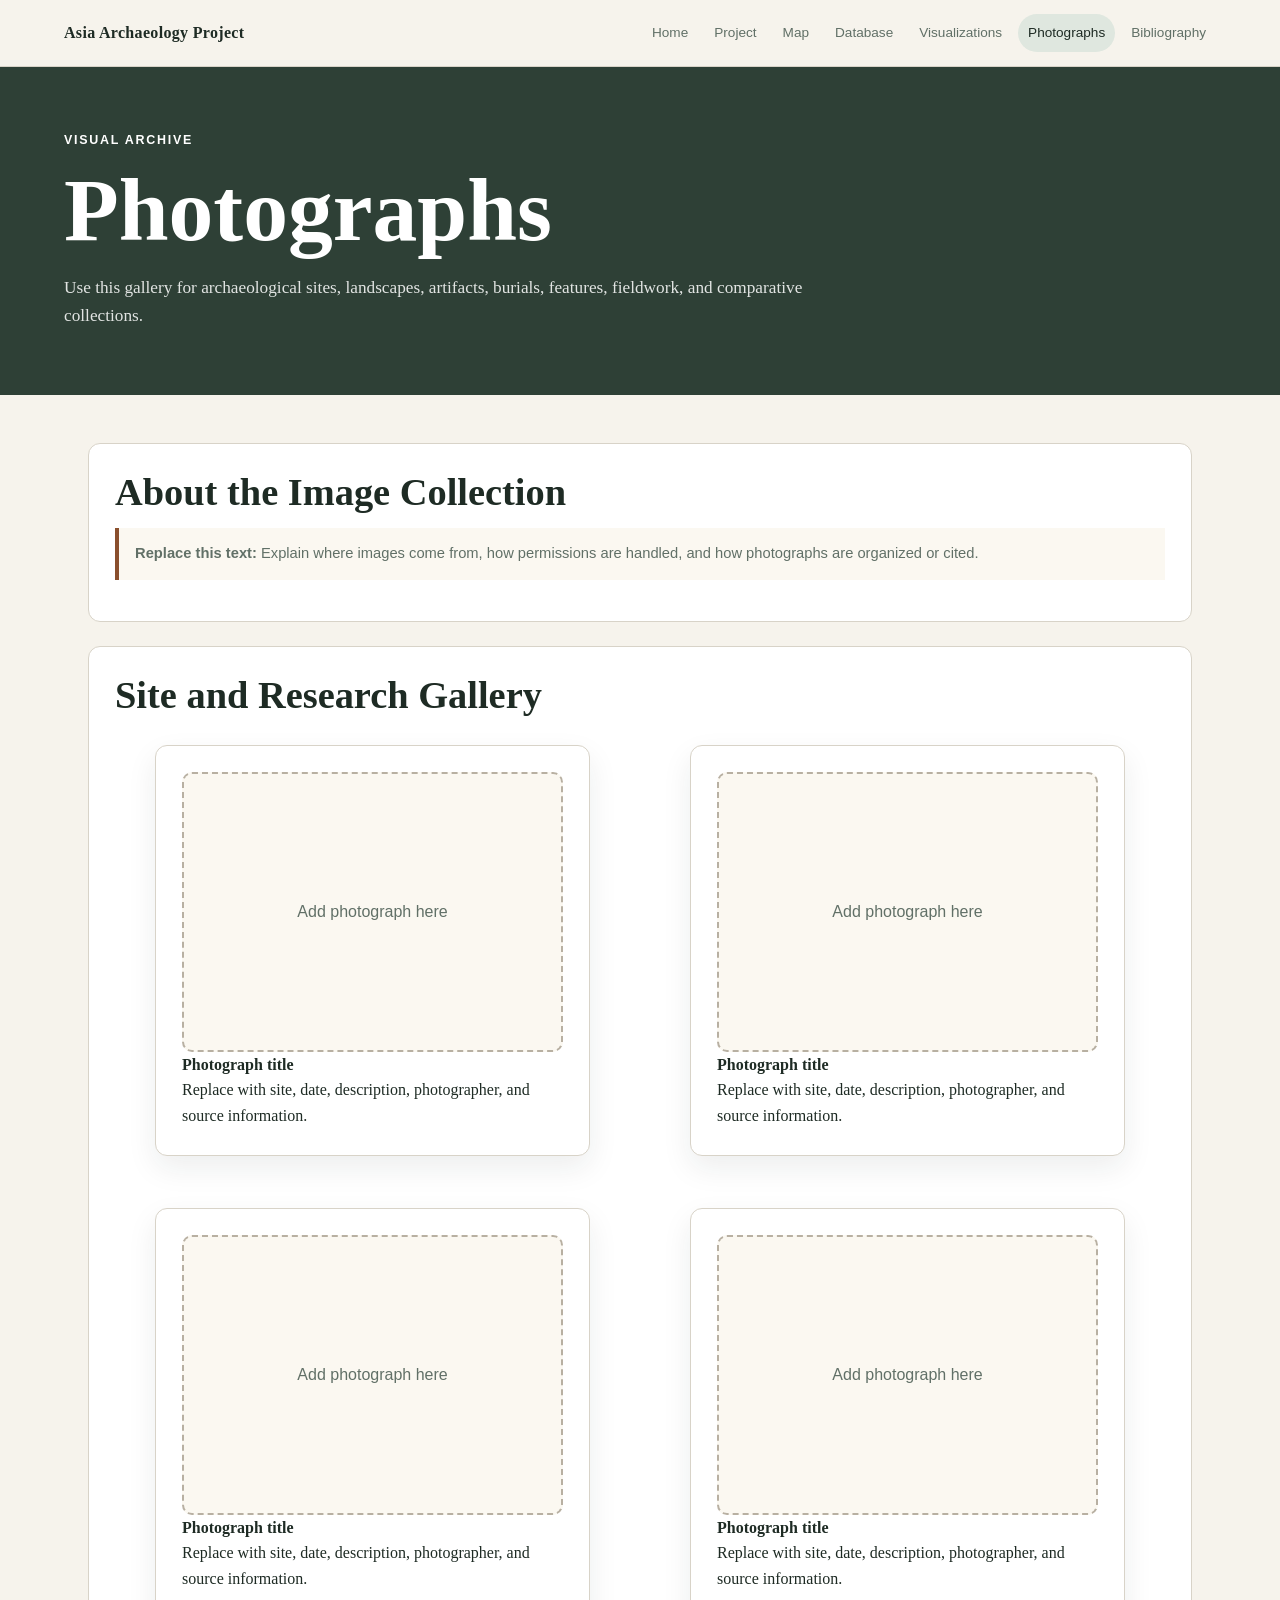
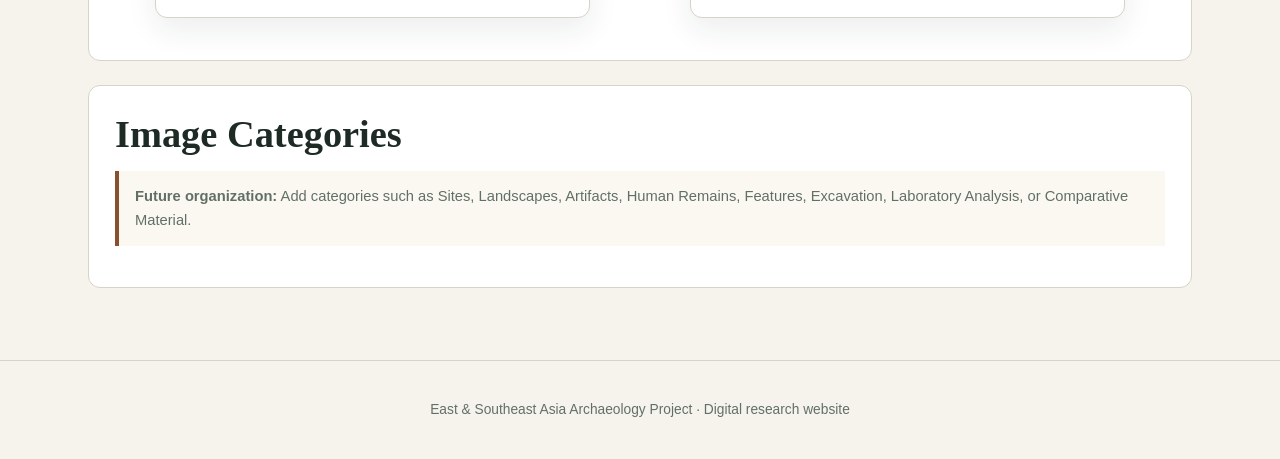
<file: photographs.html>
<!DOCTYPE html>
<html lang="en">
<head>
  <meta charset="UTF-8" />
  <meta name="viewport" content="width=device-width, initial-scale=1.0" />
  <title>Photographs | Asia Archaeology Project</title>
  <link rel="stylesheet" href="site.css" />
</head>
<body>
  <header class="site-header">
    <div class="nav-wrap">
      <a class="brand" href="index.html">Asia Archaeology Project</a>
      <nav aria-label="Primary navigation">
        <a href="index.html">Home</a>
        <a href="project-description.html">Project</a>
        <a href="map.html">Map</a>
        <a href="database.html">Database</a>
        <a href="visualizations.html">Visualizations</a>
        <a class="active" href="photographs.html">Photographs</a>
        <a href="bibliography.html">Bibliography</a>
      </nav>
    </div>
  </header>

  <main>
    <section class="page-hero">
      <div class="page-hero-inner">
        <p class="eyebrow">Visual Archive</p>
        <h1>Photographs</h1>
        <p>Use this gallery for archaeological sites, landscapes, artifacts, burials, features, fieldwork, and comparative collections.</p>
      </div>
    </section>

    <div class="content-layout">
      <section class="content-panel">
        <h2>About the Image Collection</h2>
        <p class="placeholder"><strong>Replace this text:</strong> Explain where images come from, how permissions are handled, and how photographs are organized or cited.</p>
      </section>

      <section class="content-panel">
        <h2>Site and Research Gallery</h2>
        <div class="gallery-grid">
          <figure class="content-card">
            <div class="photo-placeholder">Add photograph here</div>
            <figcaption><strong>Photograph title</strong><br />Replace with site, date, description, photographer, and source information.</figcaption>
          </figure>
          <figure class="content-card">
            <div class="photo-placeholder">Add photograph here</div>
            <figcaption><strong>Photograph title</strong><br />Replace with site, date, description, photographer, and source information.</figcaption>
          </figure>
          <figure class="content-card">
            <div class="photo-placeholder">Add photograph here</div>
            <figcaption><strong>Photograph title</strong><br />Replace with site, date, description, photographer, and source information.</figcaption>
          </figure>
          <figure class="content-card">
            <div class="photo-placeholder">Add photograph here</div>
            <figcaption><strong>Photograph title</strong><br />Replace with site, date, description, photographer, and source information.</figcaption>
          </figure>
        </div>
      </section>

      <section class="content-panel">
        <h2>Image Categories</h2>
        <p class="placeholder"><strong>Future organization:</strong> Add categories such as Sites, Landscapes, Artifacts, Human Remains, Features, Excavation, Laboratory Analysis, or Comparative Material.</p>
      </section>
    </div>
  </main>

  <footer class="site-footer">
    <p>East & Southeast Asia Archaeology Project · Digital research website</p>
  </footer>
</body>
</html>
</file>
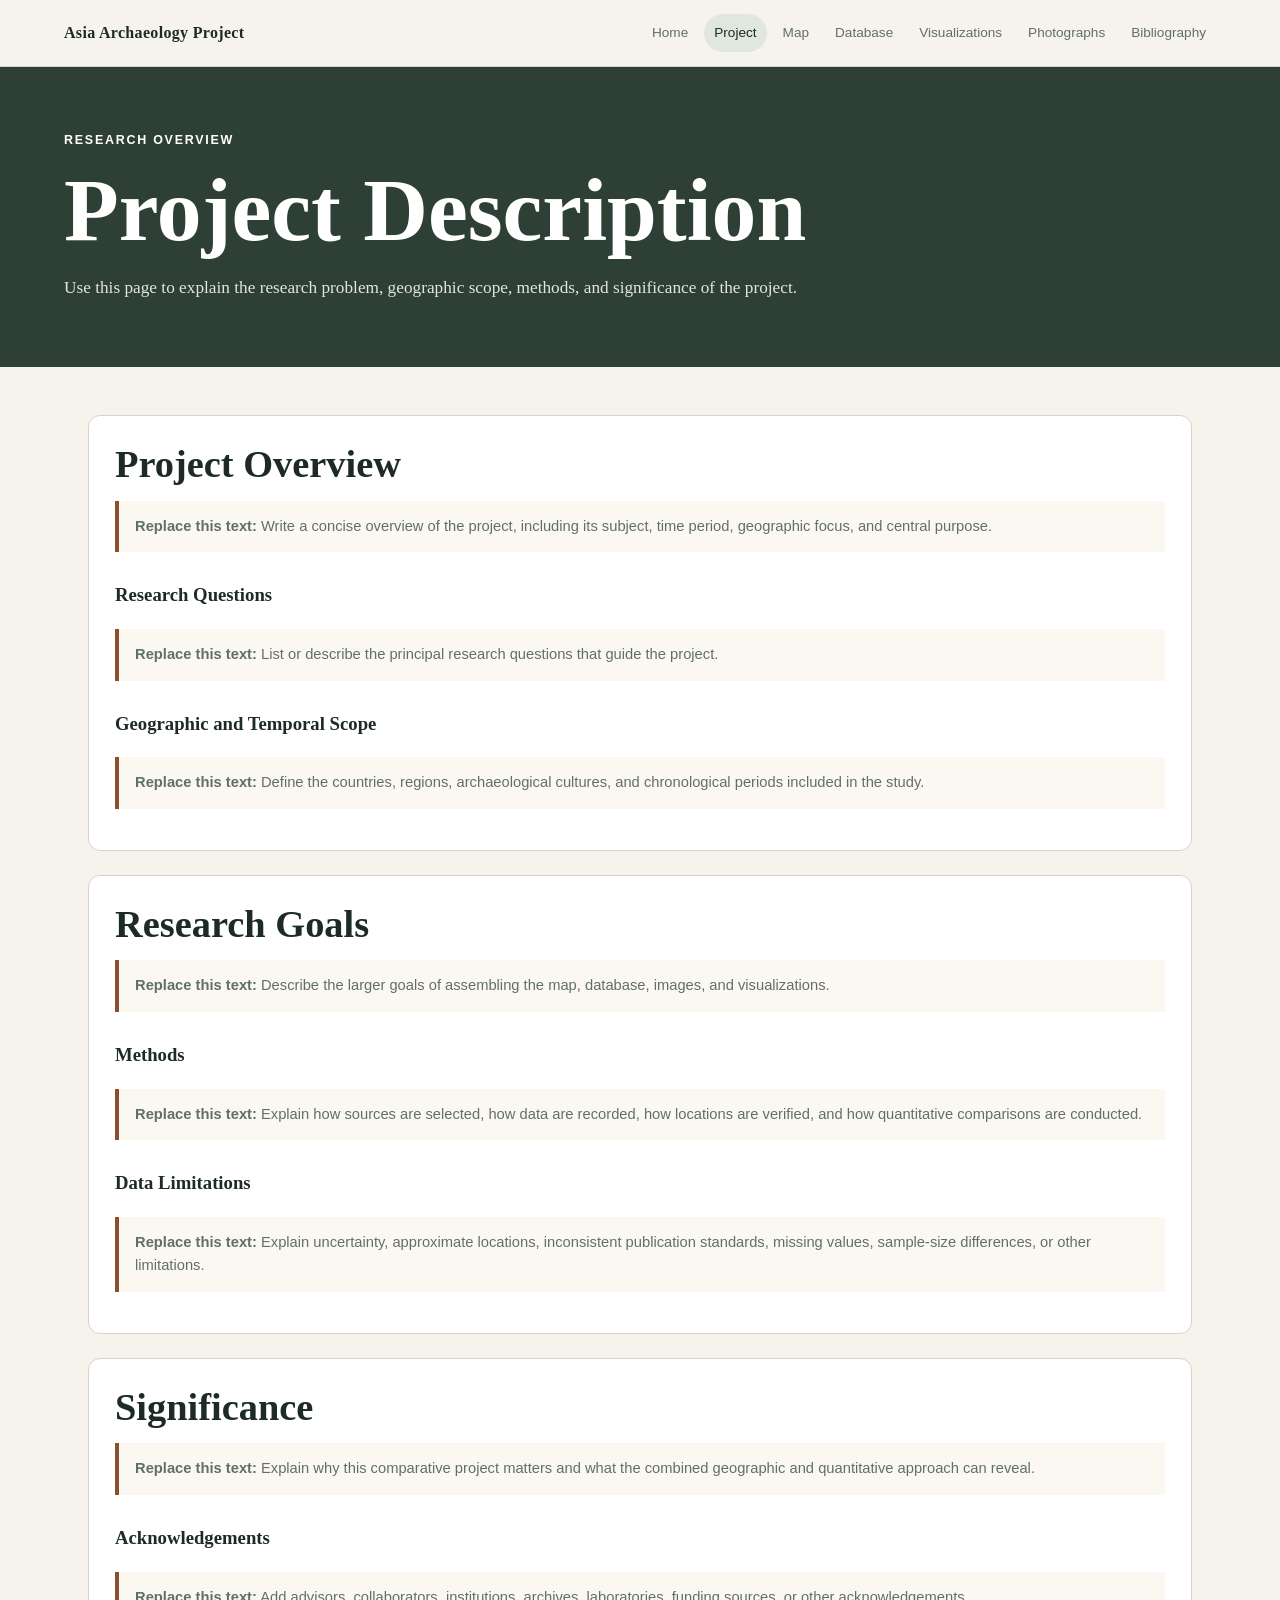
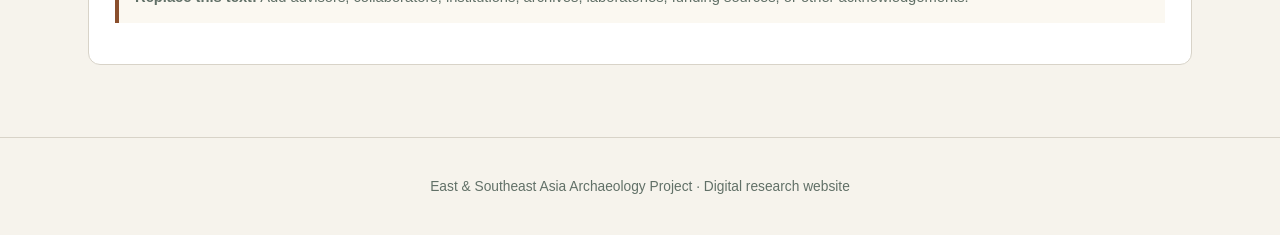
<file: project-description.html>
<!DOCTYPE html>
<html lang="en">
<head>
  <meta charset="UTF-8" />
  <meta name="viewport" content="width=device-width, initial-scale=1.0" />
  <title>Project Description | Asia Archaeology Project</title>
  <link rel="stylesheet" href="site.css" />
</head>
<body>
  <header class="site-header">
    <div class="nav-wrap">
      <a class="brand" href="index.html">Asia Archaeology Project</a>
      <nav aria-label="Primary navigation">
        <a href="index.html">Home</a>
        <a class="active" href="project-description.html">Project</a>
        <a href="map.html">Map</a>
        <a href="database.html">Database</a>
        <a href="visualizations.html">Visualizations</a>
        <a href="photographs.html">Photographs</a>
        <a href="bibliography.html">Bibliography</a>
      </nav>
    </div>
  </header>

  <main>
    <section class="page-hero">
      <div class="page-hero-inner">
        <p class="eyebrow">Research Overview</p>
        <h1>Project Description</h1>
        <p>Use this page to explain the research problem, geographic scope, methods, and significance of the project.</p>
      </div>
    </section>

    <div class="content-layout">
      <section class="content-panel">
        <h2>Project Overview</h2>
        <p class="placeholder"><strong>Replace this text:</strong> Write a concise overview of the project, including its subject, time period, geographic focus, and central purpose.</p>

        <h3>Research Questions</h3>
        <p class="placeholder"><strong>Replace this text:</strong> List or describe the principal research questions that guide the project.</p>

        <h3>Geographic and Temporal Scope</h3>
        <p class="placeholder"><strong>Replace this text:</strong> Define the countries, regions, archaeological cultures, and chronological periods included in the study.</p>
      </section>

      <section class="content-panel">
        <h2>Research Goals</h2>
        <p class="placeholder"><strong>Replace this text:</strong> Describe the larger goals of assembling the map, database, images, and visualizations.</p>

        <h3>Methods</h3>
        <p class="placeholder"><strong>Replace this text:</strong> Explain how sources are selected, how data are recorded, how locations are verified, and how quantitative comparisons are conducted.</p>

        <h3>Data Limitations</h3>
        <p class="placeholder"><strong>Replace this text:</strong> Explain uncertainty, approximate locations, inconsistent publication standards, missing values, sample-size differences, or other limitations.</p>
      </section>

      <section class="content-panel">
        <h2>Significance</h2>
        <p class="placeholder"><strong>Replace this text:</strong> Explain why this comparative project matters and what the combined geographic and quantitative approach can reveal.</p>

        <h3>Acknowledgements</h3>
        <p class="placeholder"><strong>Replace this text:</strong> Add advisors, collaborators, institutions, archives, laboratories, funding sources, or other acknowledgements.</p>
      </section>
    </div>
  </main>

  <footer class="site-footer">
    <p>East & Southeast Asia Archaeology Project · Digital research website</p>
  </footer>
</body>
</html>
</file>
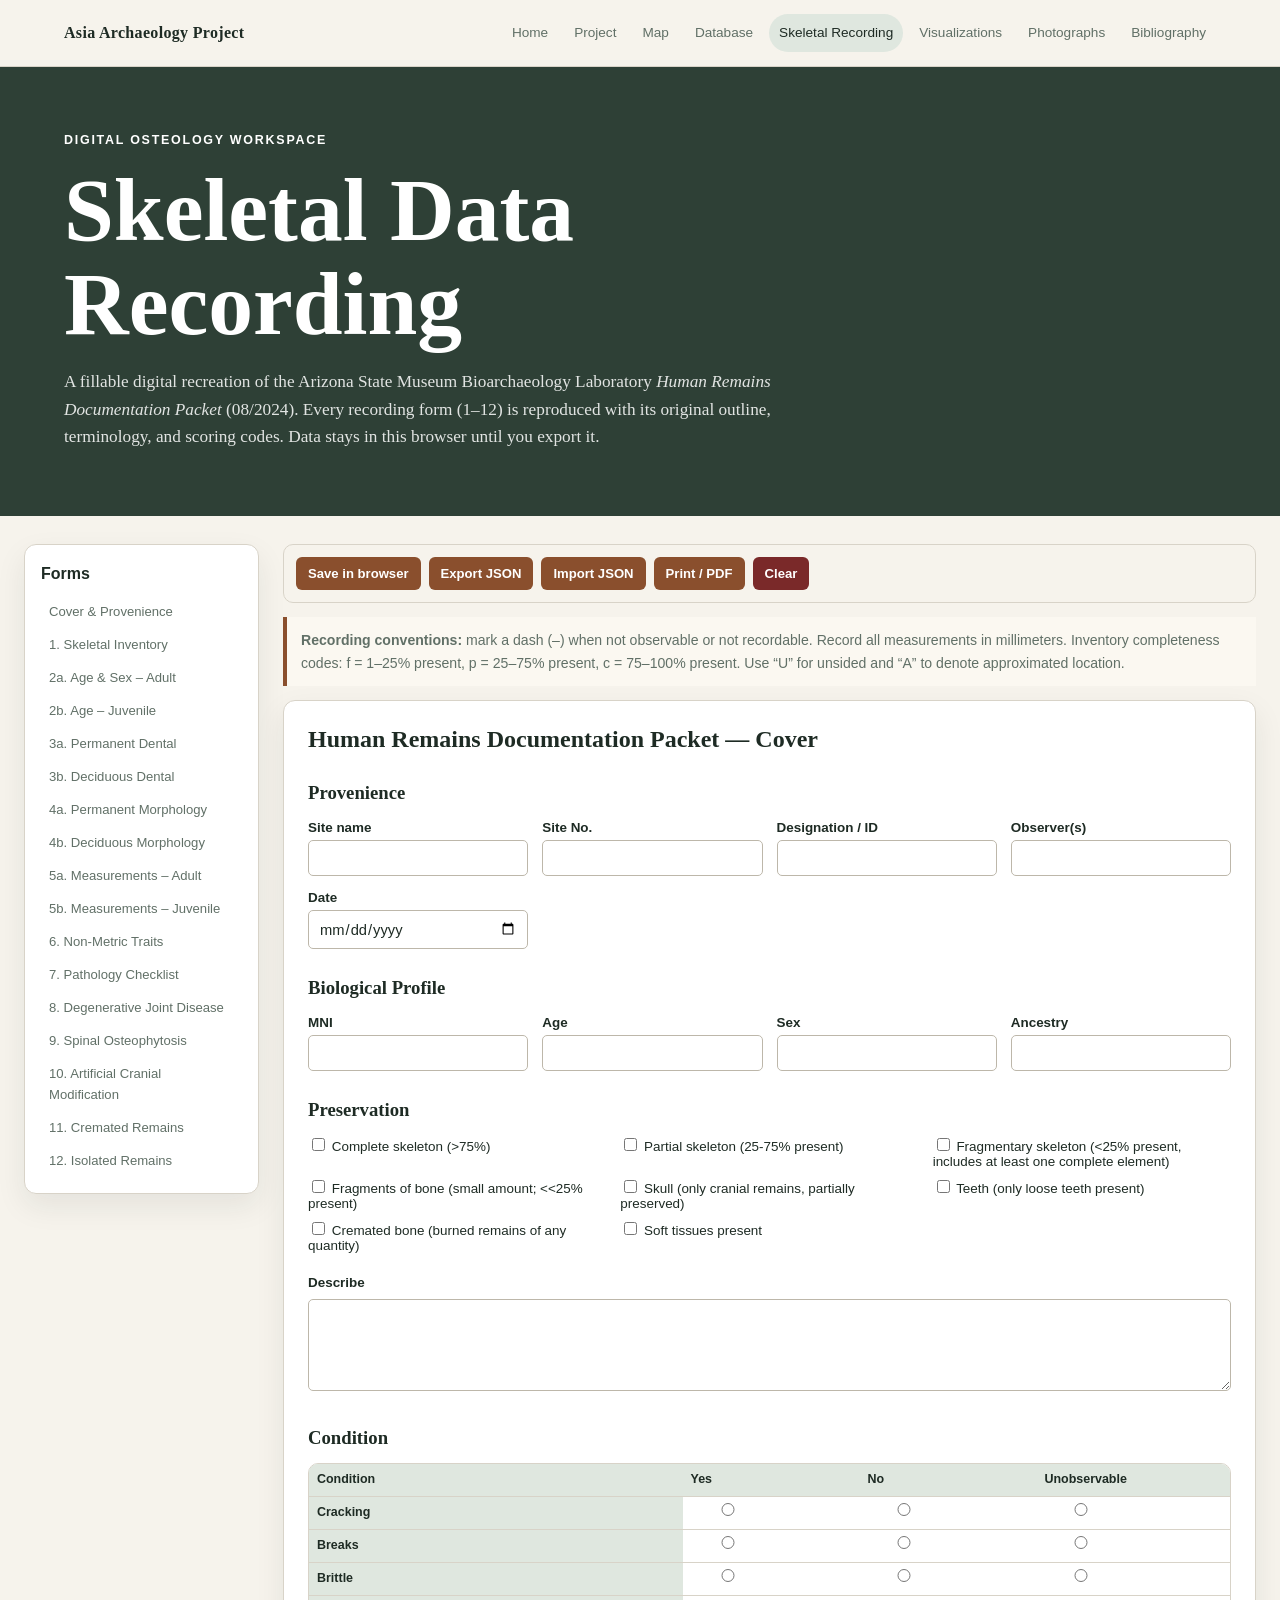
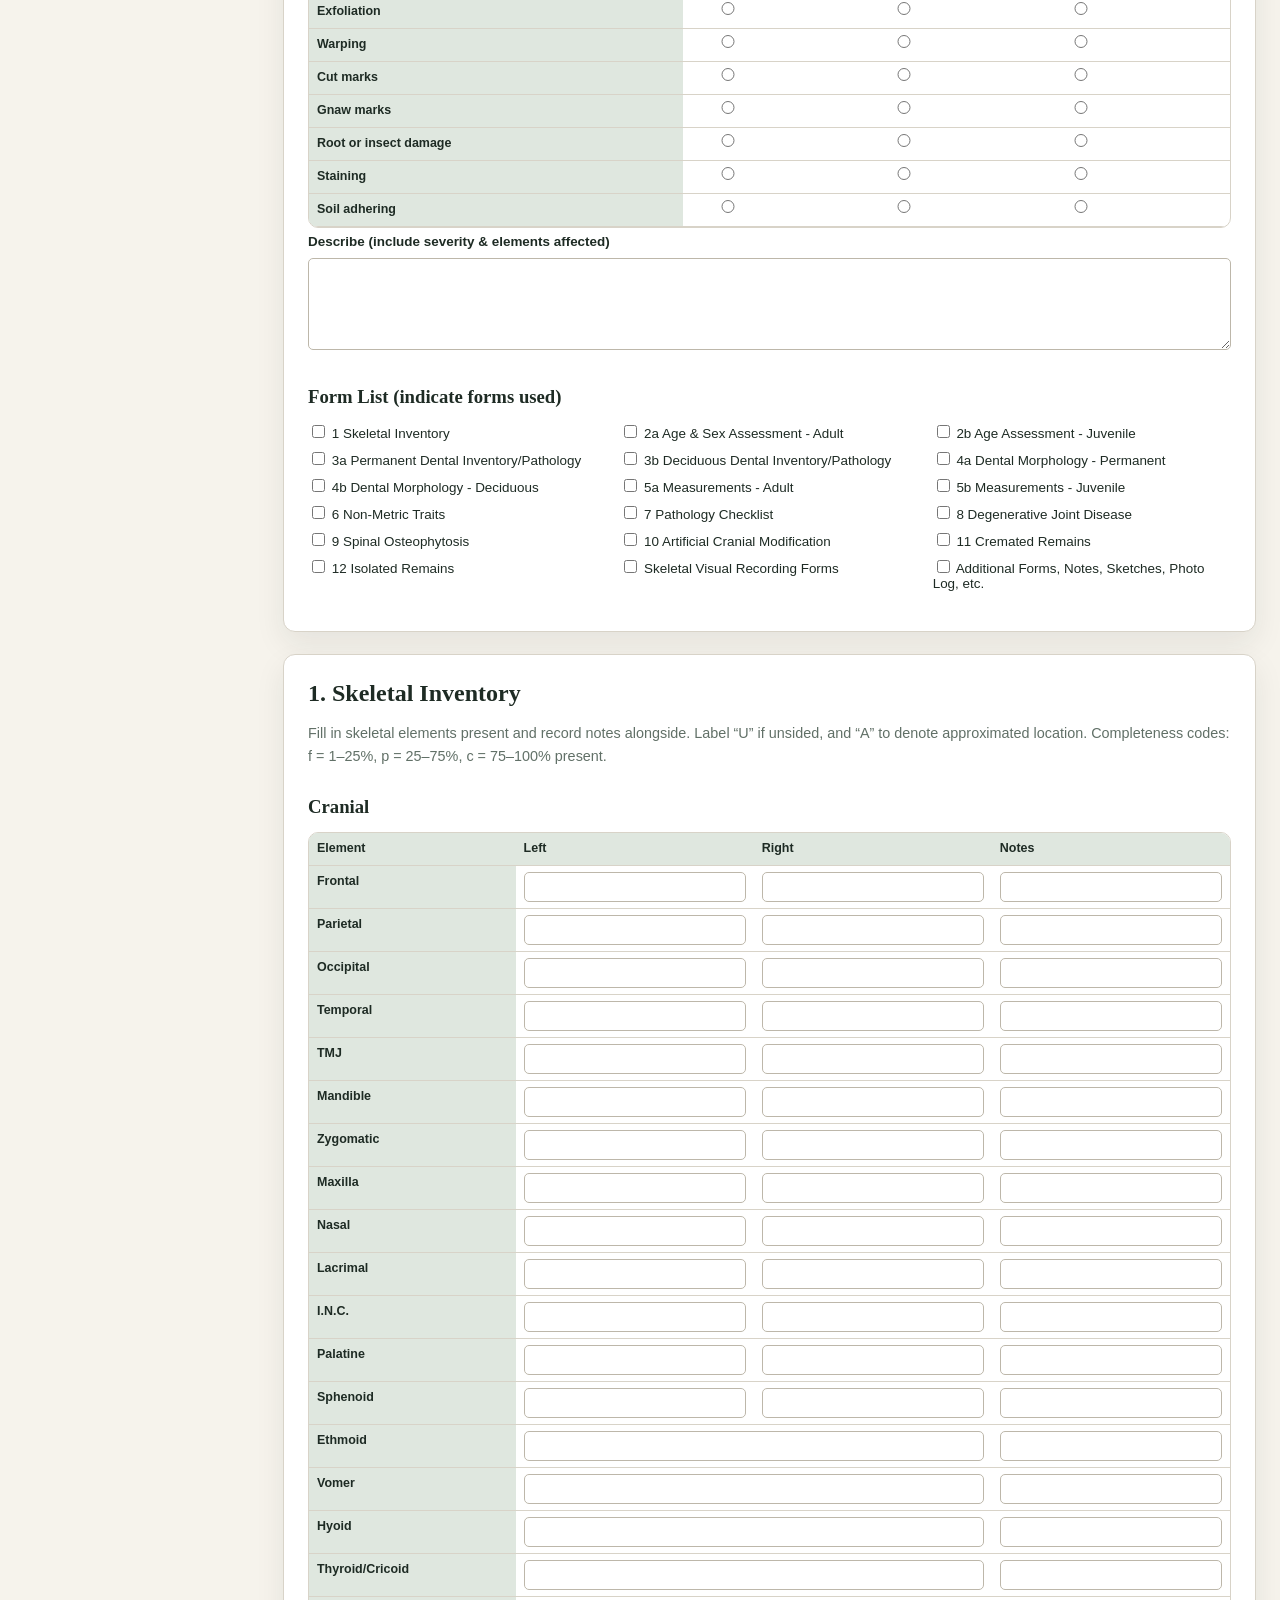
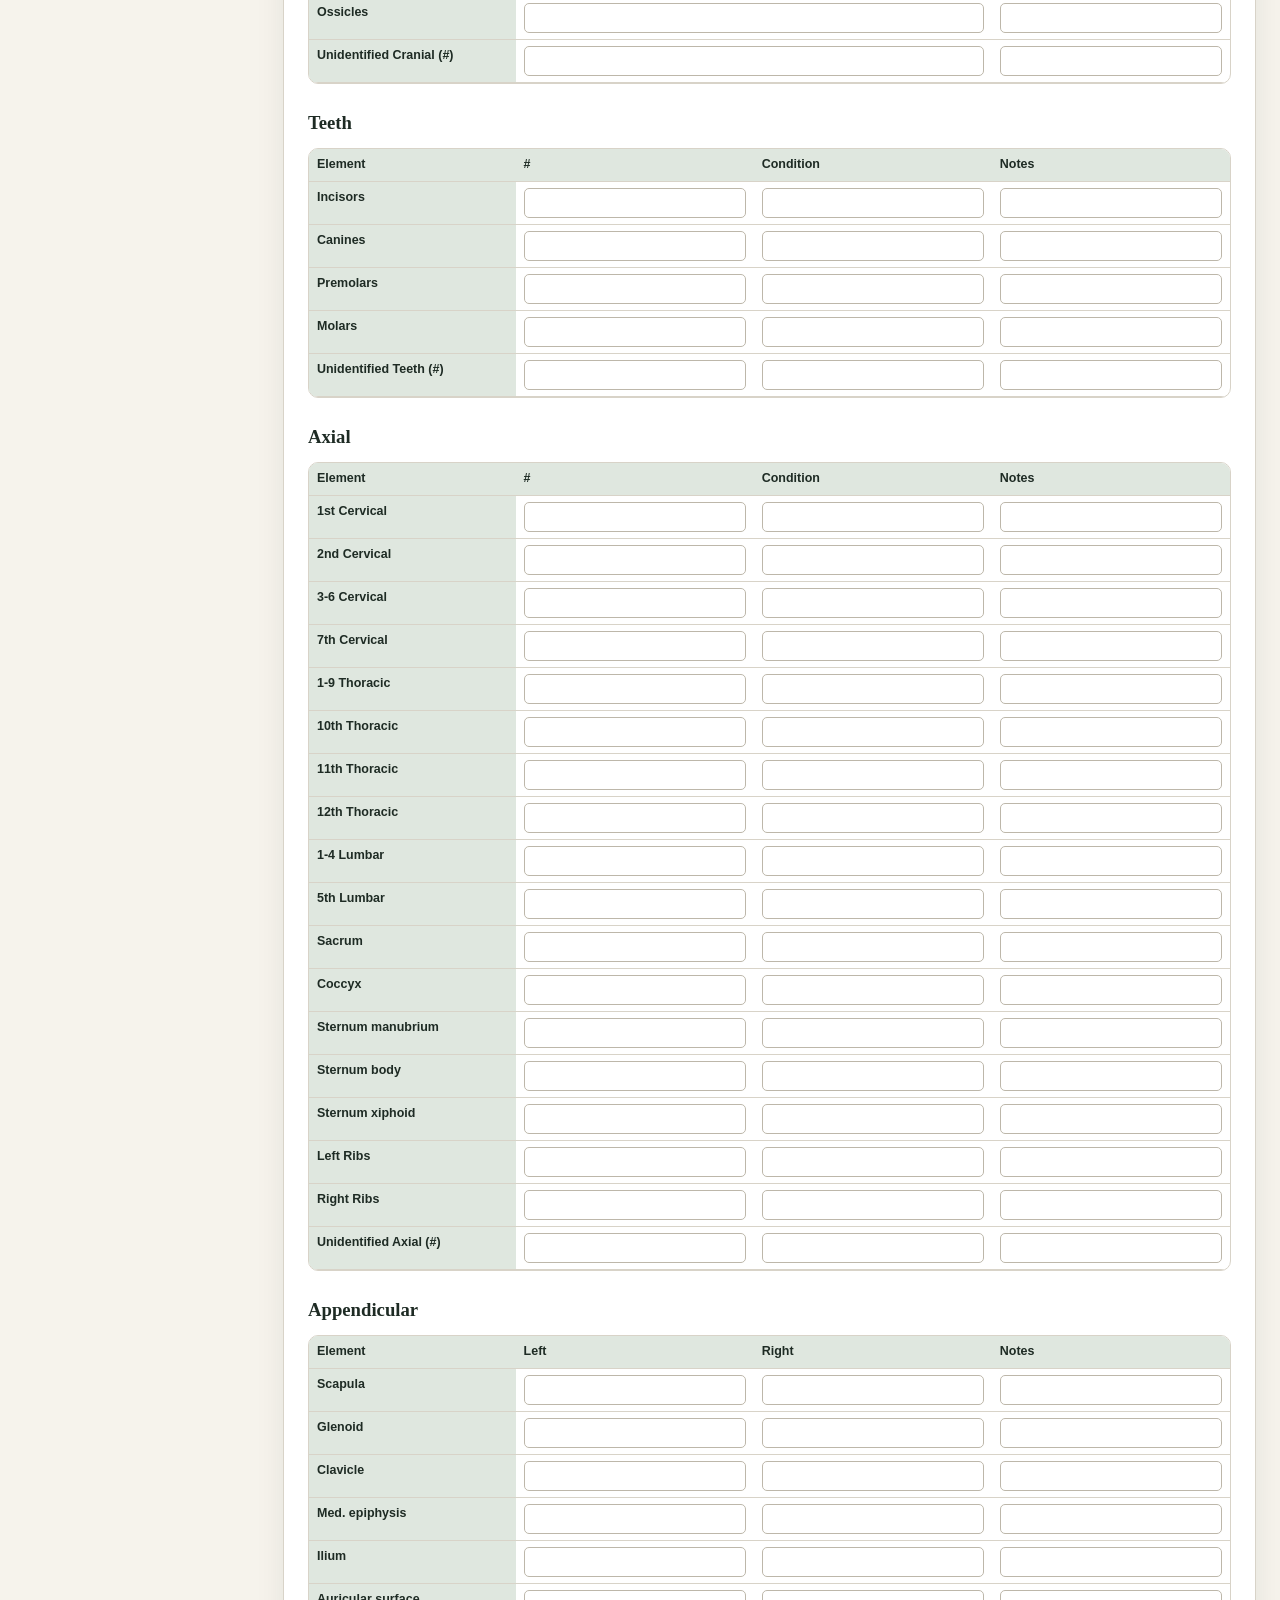
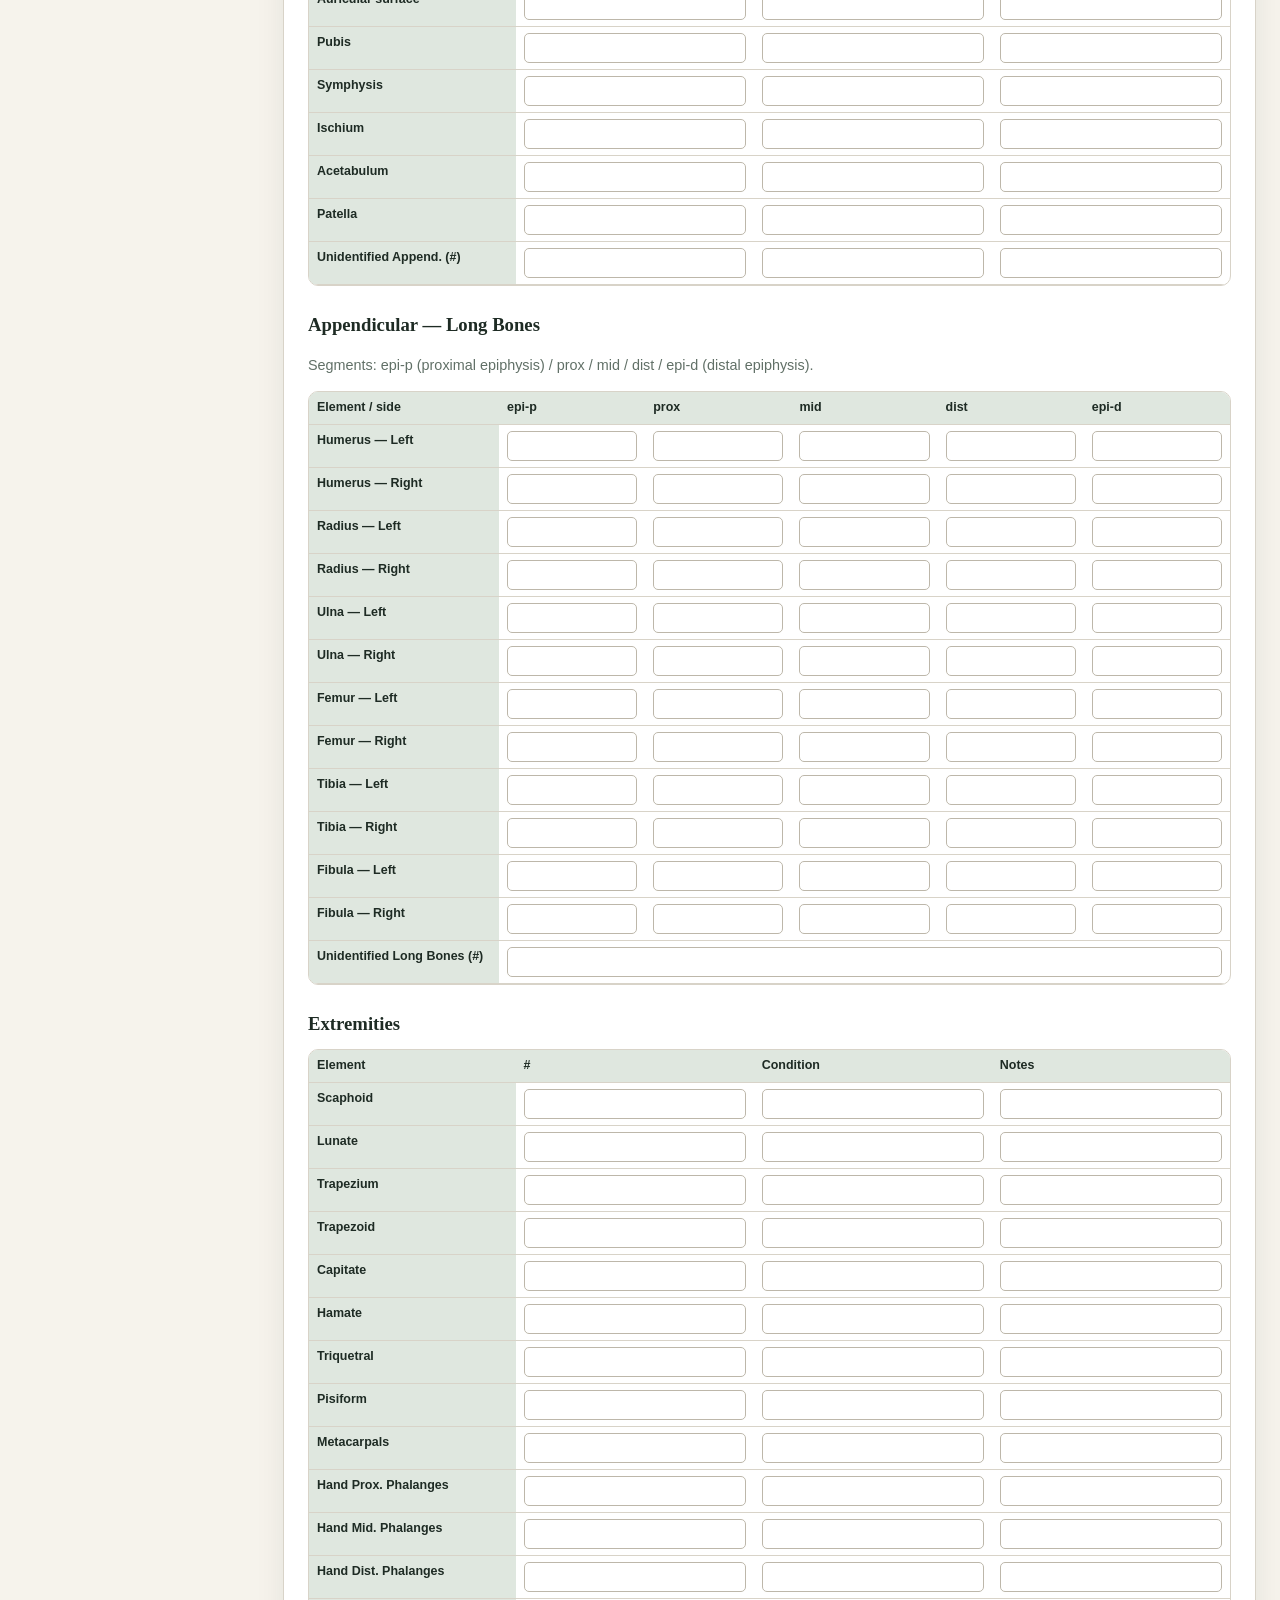
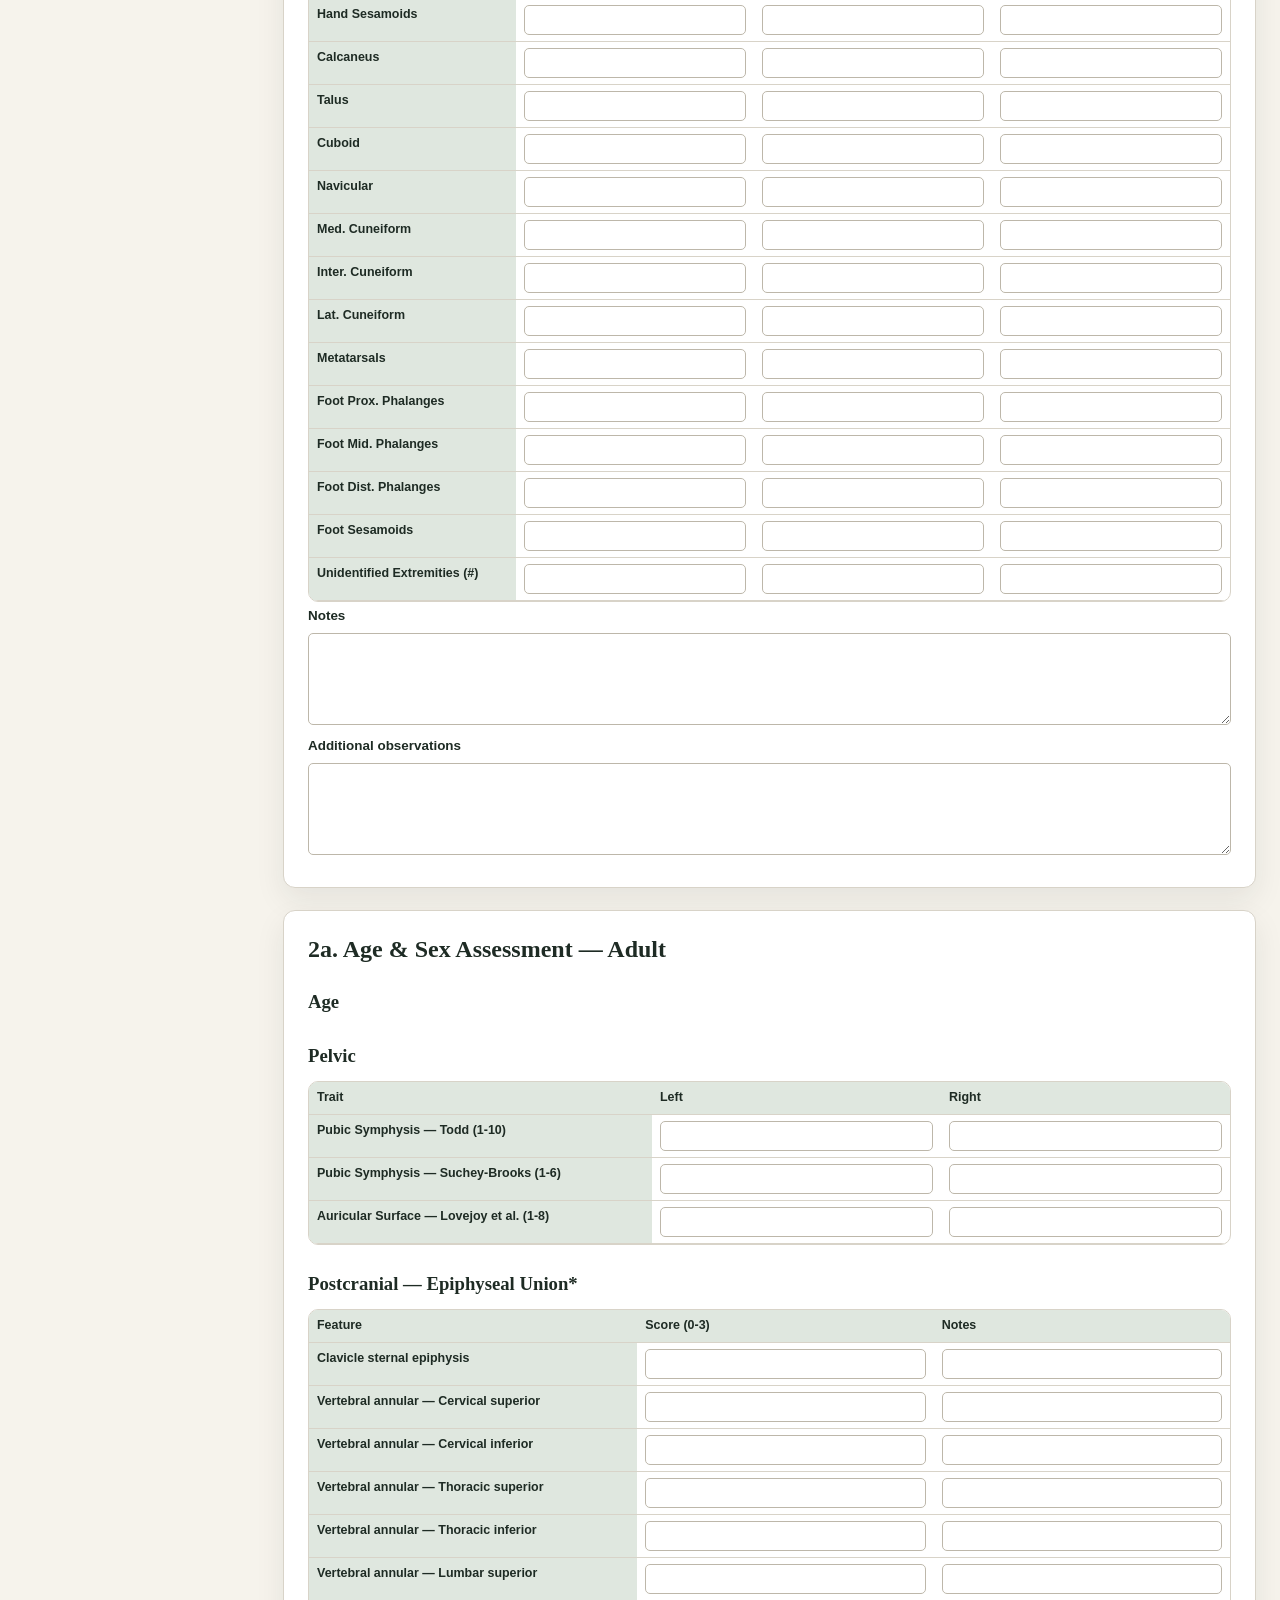
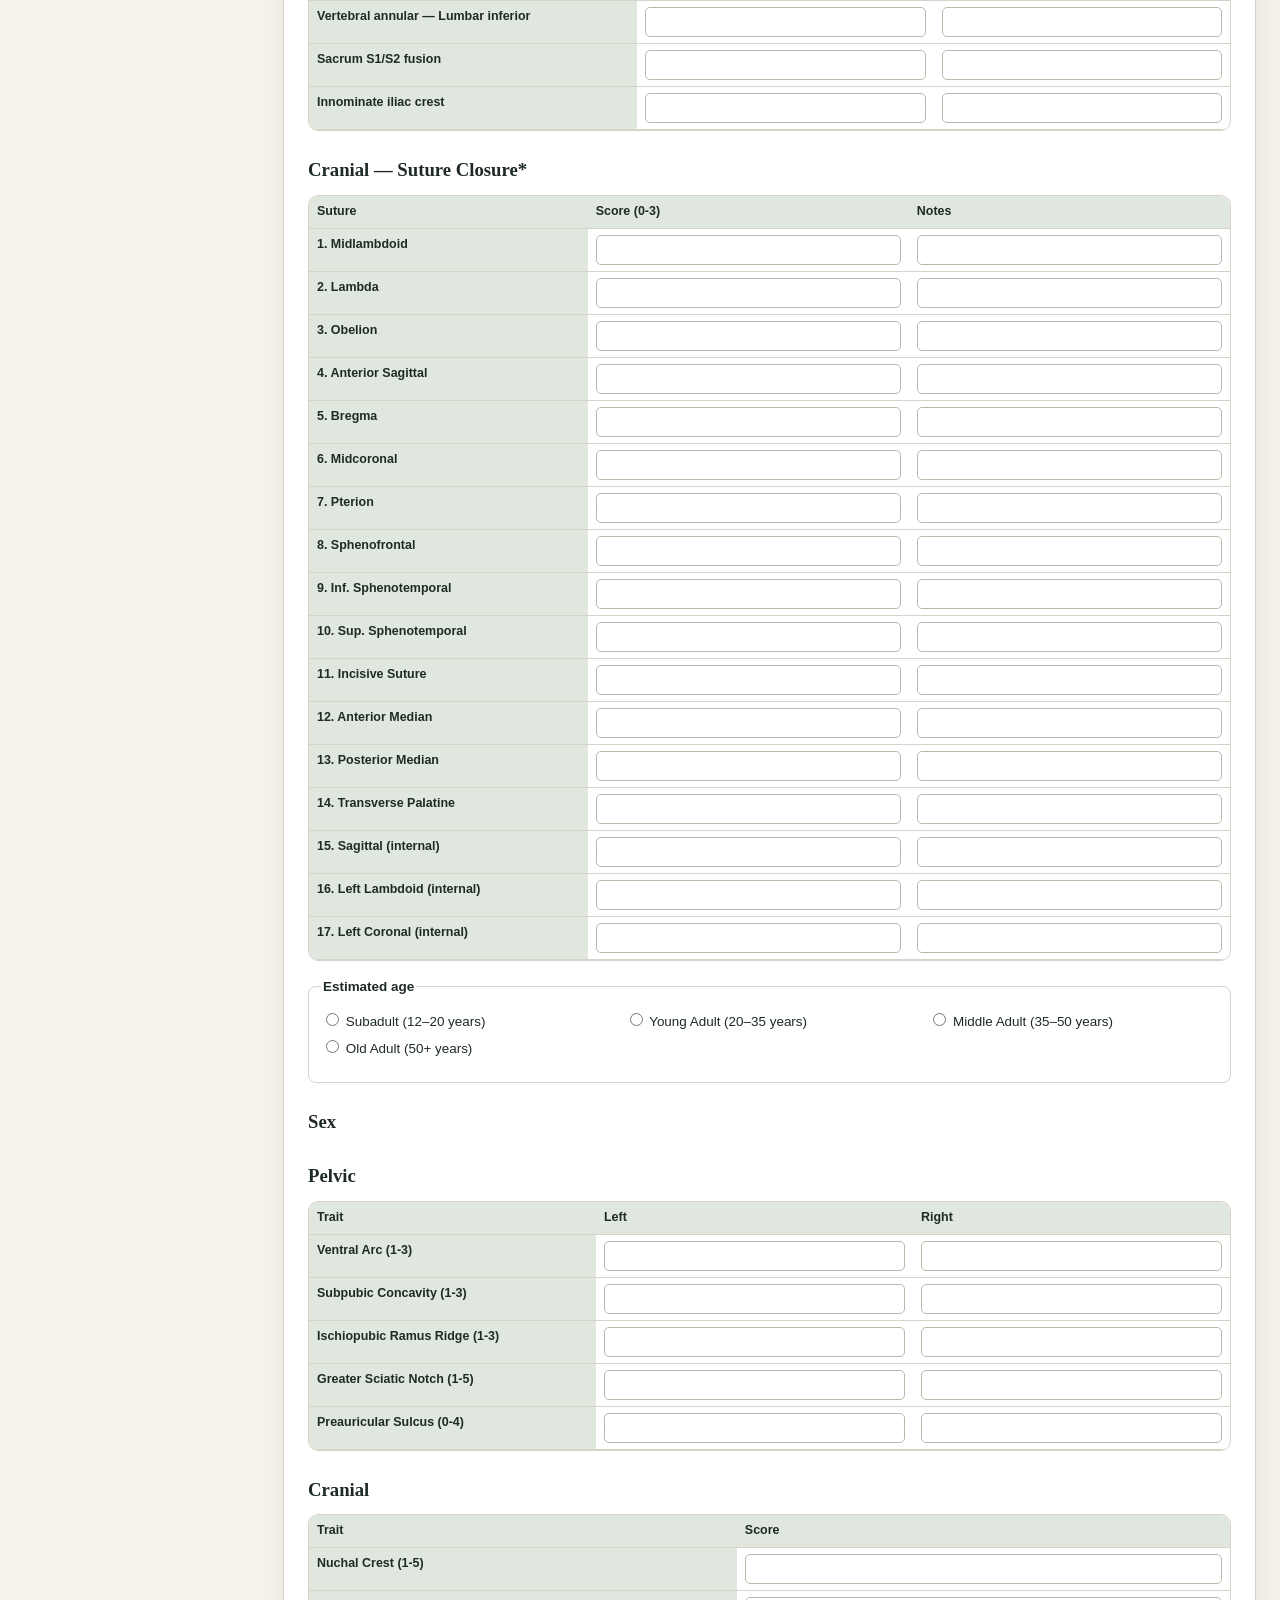
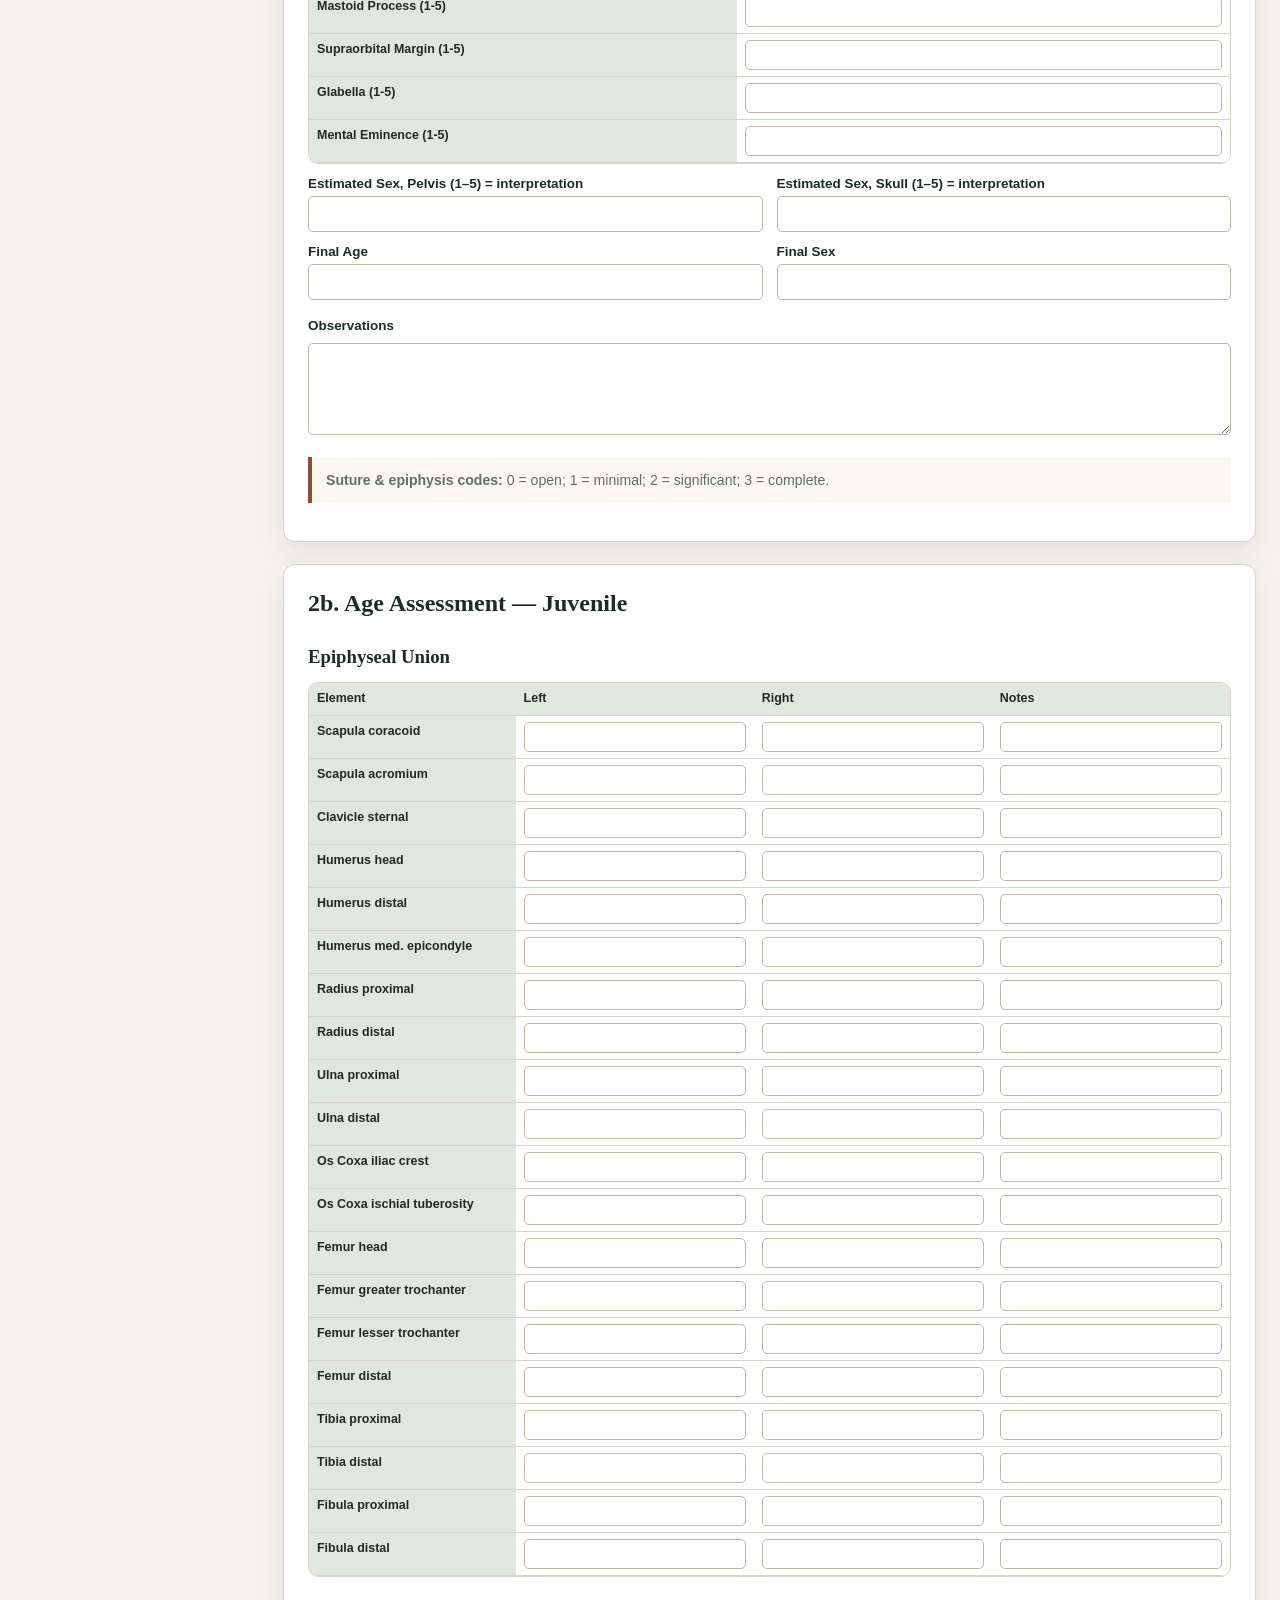
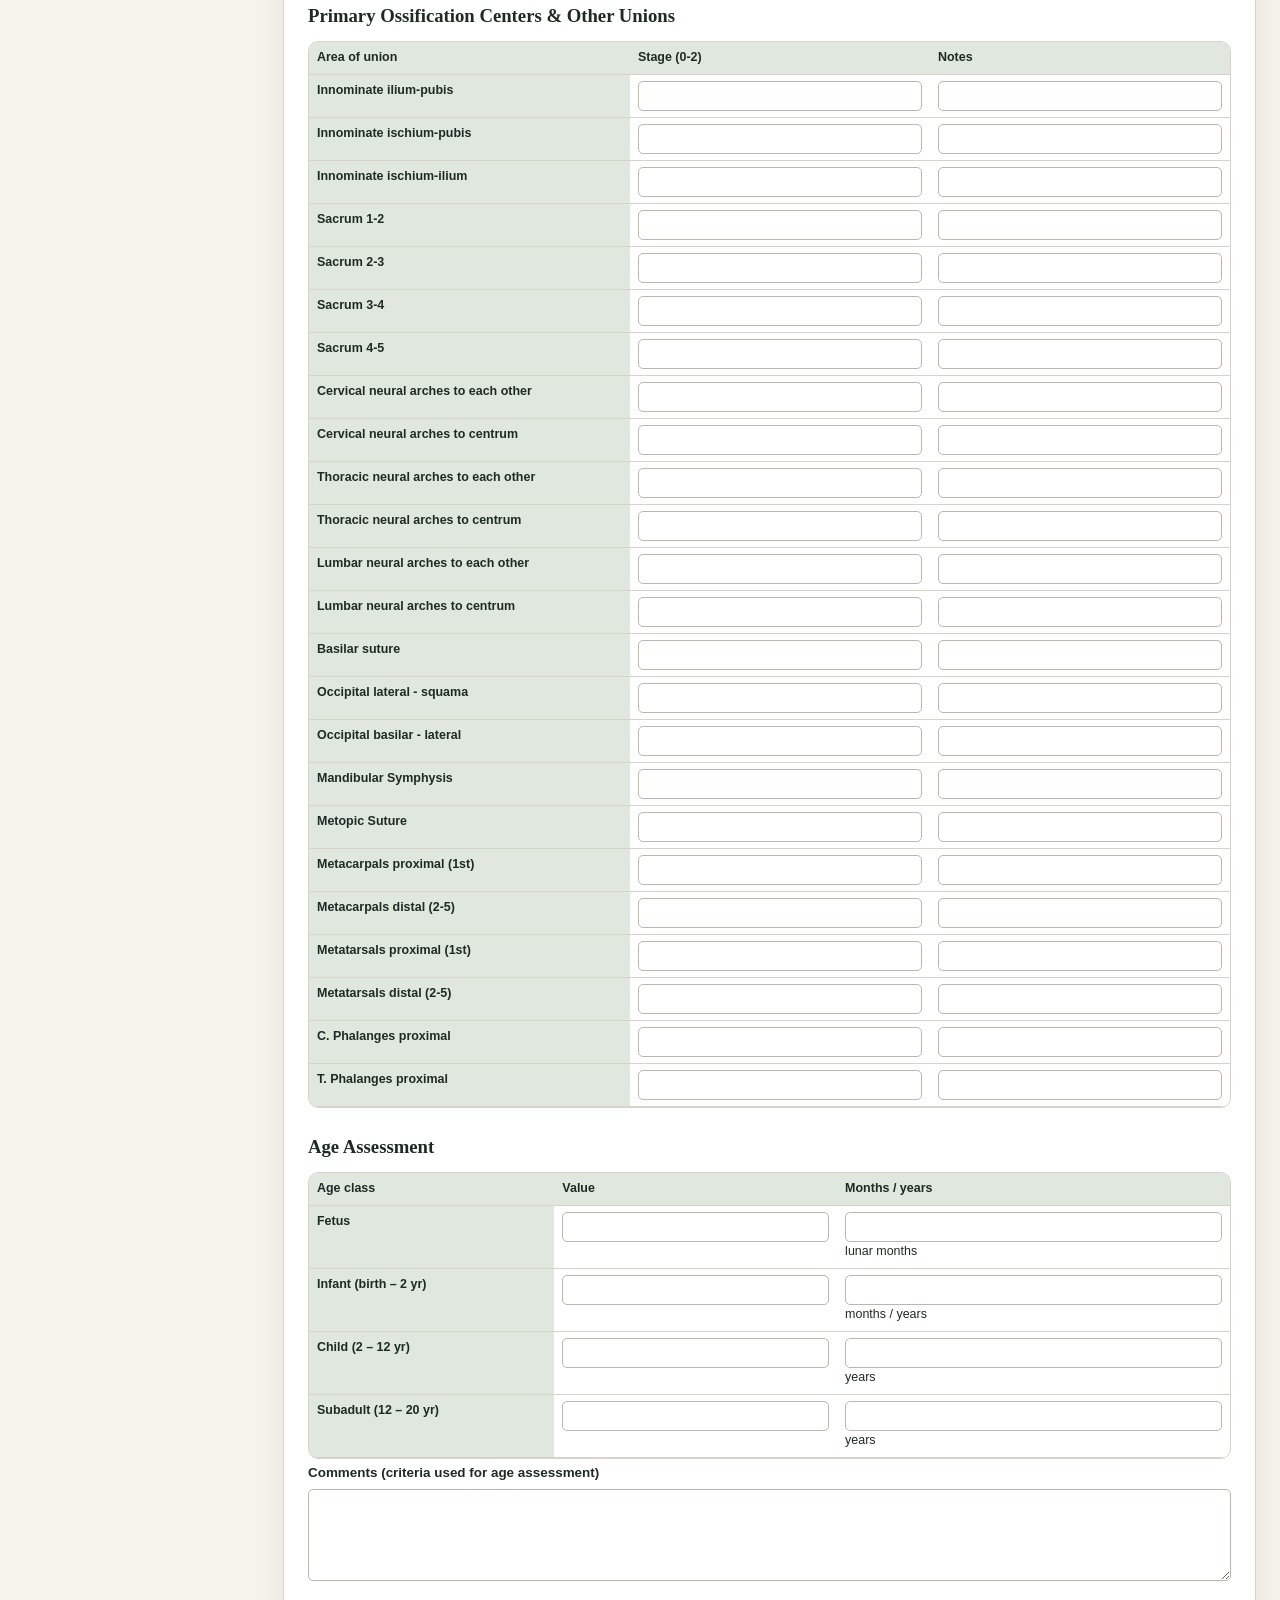
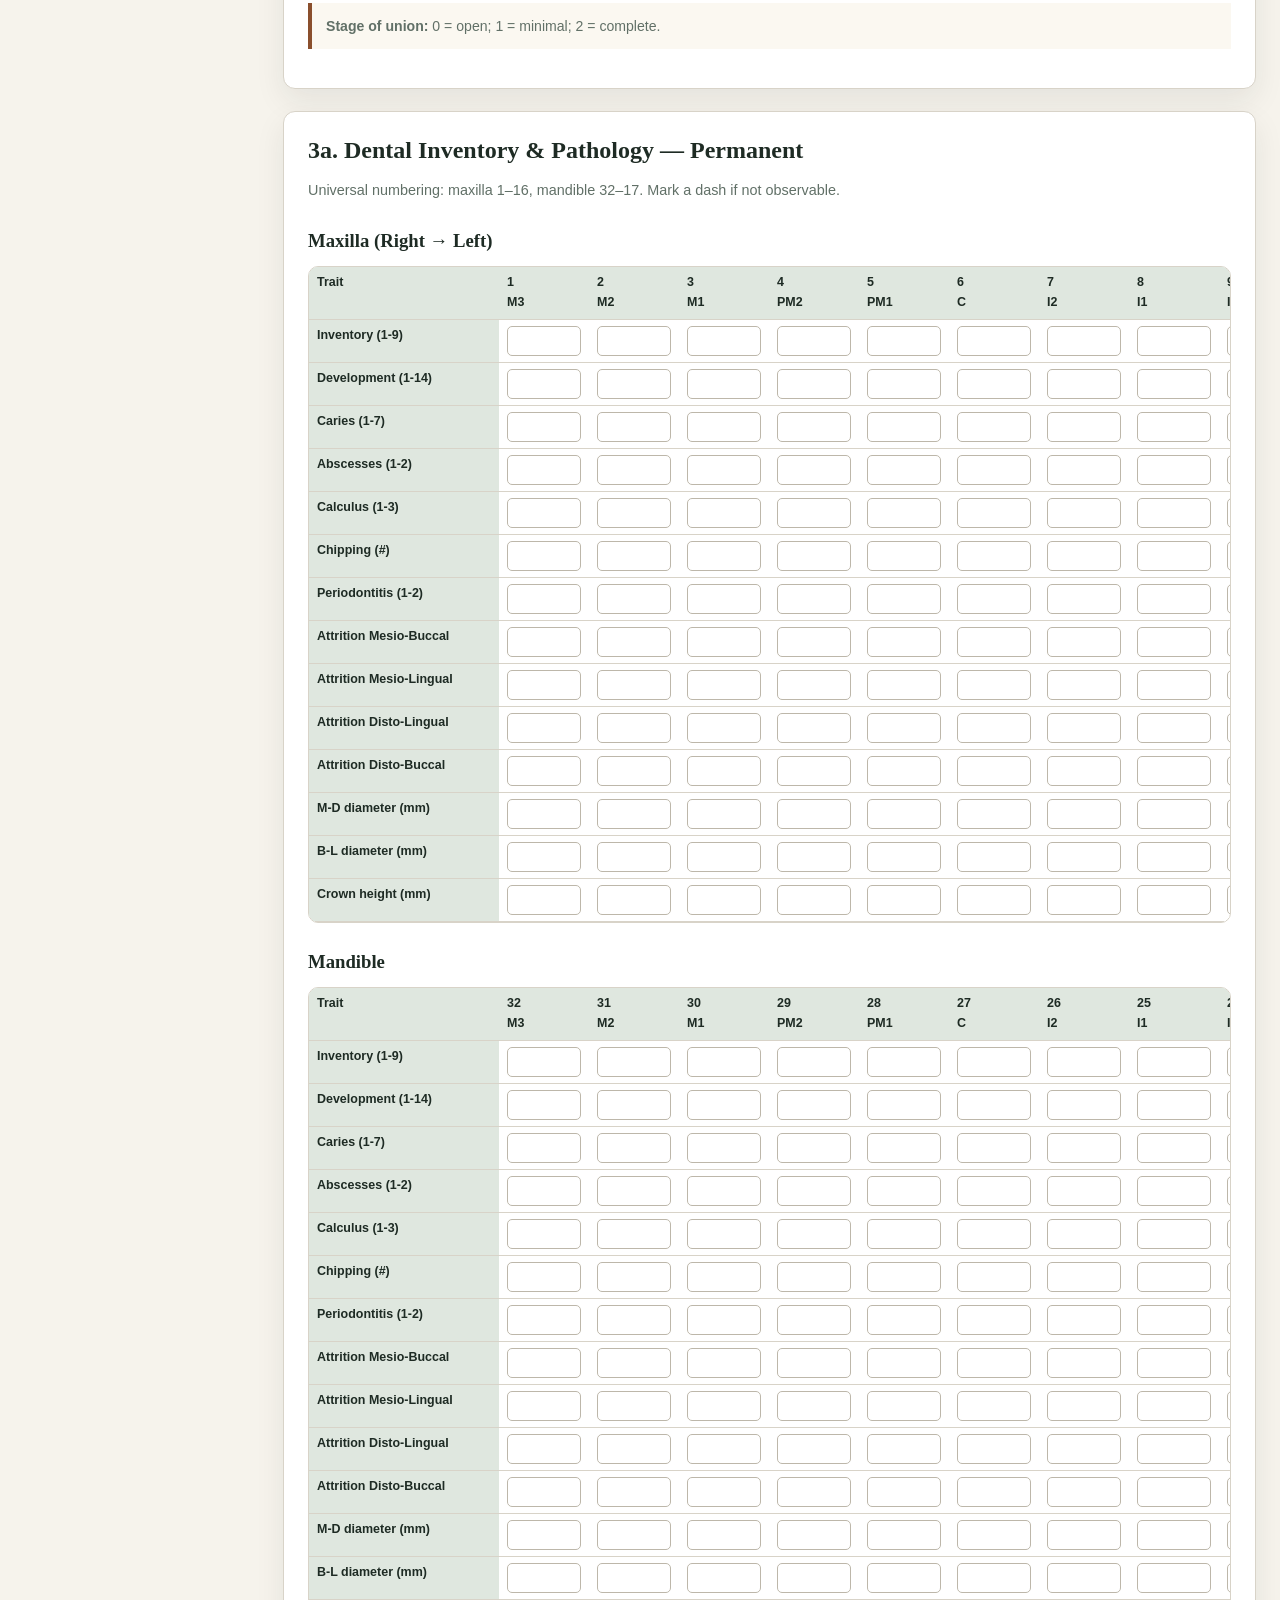
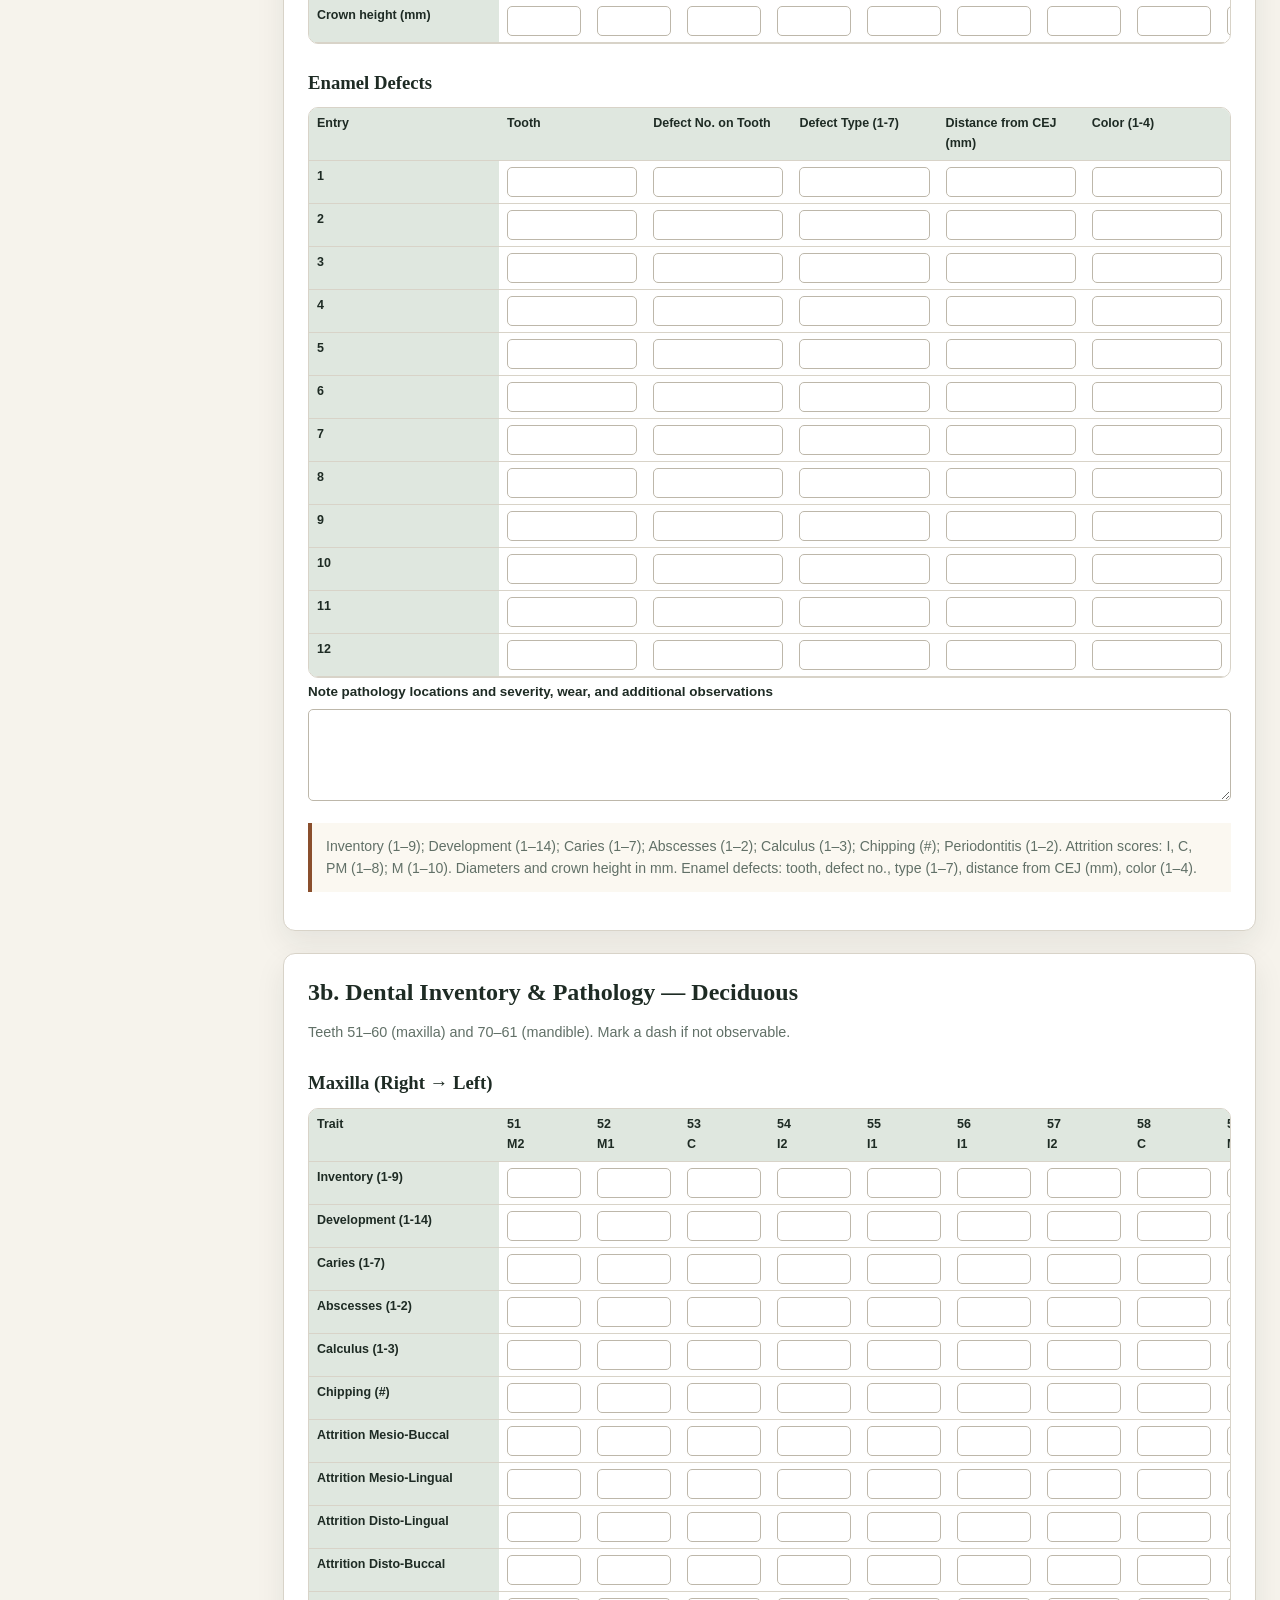
<file: skeletal-recording.html>
<!DOCTYPE html>
<html lang="en">
<head>
  <meta charset="UTF-8" />
  <meta name="viewport" content="width=device-width, initial-scale=1.0" />
  <meta name="description" content="Digital, fillable recreation of the ASM Human Remains Documentation Packet (08/2024) for recording and exporting skeletal data." />
  <title>Skeletal Recording | Asia Archaeology Project</title>
  <link rel="stylesheet" href="site.css" />
</head>
<body>
<header class="site-header"><div class="nav-wrap"><a class="brand" href="index.html">Asia Archaeology Project</a><nav aria-label="Primary navigation"><a href="index.html">Home</a><a href="project-description.html">Project</a><a href="map.html">Map</a><a href="database.html">Database</a><a class="active" href="skeletal-recording.html">Skeletal Recording</a><a href="visualizations.html">Visualizations</a><a href="photographs.html">Photographs</a><a href="bibliography.html">Bibliography</a></nav></div></header>
<main>
<section class="page-hero"><div class="page-hero-inner"><p class="eyebrow">Digital Osteology Workspace</p><h1>Skeletal Data Recording</h1><p>A fillable digital recreation of the Arizona State Museum Bioarchaeology Laboratory <em>Human Remains Documentation Packet</em> (08/2024). Every recording form (1&ndash;12) is reproduced with its original outline, terminology, and scoring codes. Data stays in this browser until you export it.</p></div></section>
<section class="recording-shell">
<aside class="recording-sidebar"><strong>Forms</strong>
<a href="#cover">Cover &amp; Provenience</a>
<a href="#inventory">1. Skeletal Inventory</a>
<a href="#adult-age-sex">2a. Age &amp; Sex &ndash; Adult</a>
<a href="#juvenile-age">2b. Age &ndash; Juvenile</a>
<a href="#permanent-dental">3a. Permanent Dental</a>
<a href="#deciduous-dental">3b. Deciduous Dental</a>
<a href="#adult-morphology">4a. Permanent Morphology</a>
<a href="#deciduous-morphology">4b. Deciduous Morphology</a>
<a href="#adult-measurements">5a. Measurements &ndash; Adult</a>
<a href="#juvenile-measurements">5b. Measurements &ndash; Juvenile</a>
<a href="#nonmetric">6. Non-Metric Traits</a>
<a href="#pathology">7. Pathology Checklist</a>
<a href="#djd">8. Degenerative Joint Disease</a>
<a href="#spine">9. Spinal Osteophytosis</a>
<a href="#cranial-modification">10. Artificial Cranial Modification</a>
<a href="#cremated">11. Cremated Remains</a>
<a href="#isolated">12. Isolated Remains</a></aside>
<div class="recording-main">
<div class="recording-toolbar"><button type="button" id="saveRecord">Save in browser</button><button type="button" id="exportRecord">Export JSON</button><label class="file-button">Import JSON<input id="importRecord" type="file" accept="application/json" /></label><button type="button" id="printRecord">Print / PDF</button><button class="danger-button" type="button" id="clearRecord">Clear</button><span id="saveStatus" aria-live="polite"></span></div>
<p class="recording-notice"><strong>Recording conventions:</strong> mark a dash (&ndash;) when not observable or not recordable. Record all measurements in millimeters. Inventory completeness codes: f = 1&ndash;25% present, p = 25&ndash;75% present, c = 75&ndash;100% present. Use &ldquo;U&rdquo; for unsided and &ldquo;A&rdquo; to denote approximated location.</p>
<form id="skeletalForm" autocomplete="off">

<section class="recording-card" id="cover"><h2>Human Remains Documentation Packet &mdash; Cover</h2>
<h3>Provenience</h3>
<div class="form-grid cols-4"><label>Site name<input name="site_name"></label><label>Site No.<input name="site_number"></label><label>Designation / ID<input name="designation_id"></label><label>Observer(s)<input name="observers"></label><label>Date<input name="record_date" type="date"></label></div>
<h3>Biological Profile</h3>
<div class="form-grid cols-4"><label>MNI<input name="mni" type="number" min="0"></label><label>Age<input name="profile_age"></label><label>Sex<input name="profile_sex"></label><label>Ancestry<input name="profile_ancestry"></label></div>
<h3>Preservation</h3><div class="choice-grid" id="preservation"></div><label>Describe<textarea name="preservation_description"></textarea></label>
<h3>Condition</h3><div id="conditionTable"></div><label>Describe (include severity &amp; elements affected)<textarea name="condition_description"></textarea></label>
<h3>Form List (indicate forms used)</h3><div class="choice-grid" id="formsUsed"></div></section>

<section class="recording-card" id="inventory"><h2>1. Skeletal Inventory</h2><p class="field-help">Fill in skeletal elements present and record notes alongside. Label &ldquo;U&rdquo; if unsided, and &ldquo;A&rdquo; to denote approximated location. Completeness codes: f = 1&ndash;25%, p = 25&ndash;75%, c = 75&ndash;100% present.</p><div id="inventoryTables"></div><label>Notes<textarea name="inventory_notes"></textarea></label><label>Additional observations<textarea name="inventory_additional"></textarea></label></section>

<section class="recording-card" id="adult-age-sex"><h2>2a. Age &amp; Sex Assessment &mdash; Adult</h2>
<h3>Age</h3><div id="adultAgeTables"></div>
<fieldset><legend>Estimated age</legend><div class="choice-grid"><label><input type="radio" name="adult_age_class" value="Subadult (12-20 years)"> Subadult (12&ndash;20 years)</label><label><input type="radio" name="adult_age_class" value="Young Adult (20-35 years)"> Young Adult (20&ndash;35 years)</label><label><input type="radio" name="adult_age_class" value="Middle Adult (35-50 years)"> Middle Adult (35&ndash;50 years)</label><label><input type="radio" name="adult_age_class" value="Old Adult (50+ years)"> Old Adult (50+ years)</label></div></fieldset>
<h3>Sex</h3><div id="adultSexTables"></div>
<div class="form-grid cols-2"><label>Estimated Sex, Pelvis (1&ndash;5) = interpretation<input name="pelvis_sex"></label><label>Estimated Sex, Skull (1&ndash;5) = interpretation<input name="skull_sex"></label></div>
<div class="form-grid cols-2"><label>Final Age<input name="adult_final_age"></label><label>Final Sex<input name="adult_final_sex"></label></div>
<label>Observations<textarea name="adult_age_sex_observations"></textarea></label>
<p class="code-key"><strong>Suture &amp; epiphysis codes:</strong> 0 = open; 1 = minimal; 2 = significant; 3 = complete.</p></section>

<section class="recording-card" id="juvenile-age"><h2>2b. Age Assessment &mdash; Juvenile</h2><div id="juvenileAgeTables"></div>
<h3>Age Assessment</h3><div class="data-table-wrap"><table class="recording-table"><thead><tr><th>Age class</th><th>Value</th><th>Months / years</th></tr></thead><tbody>
<tr><th>Fetus</th><td><input name="juv_fetus_v"></td><td><input name="juv_fetus_r"> lunar months</td></tr>
<tr><th>Infant (birth &ndash; 2 yr)</th><td><input name="juv_infant_v"></td><td><input name="juv_infant_r"> months / years</td></tr>
<tr><th>Child (2 &ndash; 12 yr)</th><td><input name="juv_child_v"></td><td><input name="juv_child_r"> years</td></tr>
<tr><th>Subadult (12 &ndash; 20 yr)</th><td><input name="juv_subadult_v"></td><td><input name="juv_subadult_r"> years</td></tr>
</tbody></table></div>
<label>Comments (criteria used for age assessment)<textarea name="juvenile_age_comments"></textarea></label>
<p class="code-key"><strong>Stage of union:</strong> 0 = open; 1 = minimal; 2 = complete.</p></section>

<section class="recording-card" id="permanent-dental"><h2>3a. Dental Inventory &amp; Pathology &mdash; Permanent</h2><p class="field-help">Universal numbering: maxilla 1&ndash;16, mandible 32&ndash;17. Mark a dash if not observable.</p><div id="permanentDentalTable"></div><div id="permanentDefects"></div><label>Note pathology locations and severity, wear, and additional observations<textarea name="permanent_dental_observations"></textarea></label><p class="code-key">Inventory (1&ndash;9); Development (1&ndash;14); Caries (1&ndash;7); Abscesses (1&ndash;2); Calculus (1&ndash;3); Chipping (#); Periodontitis (1&ndash;2). Attrition scores: I, C, PM (1&ndash;8); M (1&ndash;10). Diameters and crown height in mm. Enamel defects: tooth, defect no., type (1&ndash;7), distance from CEJ (mm), color (1&ndash;4).</p></section>

<section class="recording-card" id="deciduous-dental"><h2>3b. Dental Inventory &amp; Pathology &mdash; Deciduous</h2><p class="field-help">Teeth 51&ndash;60 (maxilla) and 70&ndash;61 (mandible). Mark a dash if not observable.</p><div id="deciduousDentalTable"></div><div id="deciduousDefects"></div><label>Note pathology locations and severity, wear, and additional observations<textarea name="deciduous_dental_observations"></textarea></label></section>

<section class="recording-card" id="adult-morphology"><h2>4a. Dental Morphology &mdash; Permanent</h2><p class="field-help">Mark with a dash if not recordable or unobservable.</p><div id="adultMorphologyTable"></div></section>

<section class="recording-card" id="deciduous-morphology"><h2>4b. Dental Morphology &mdash; Deciduous</h2><p class="field-help">Mark with a dash if not recordable or unobservable.</p><div id="deciduousMorphologyTable"></div></section>

<section class="recording-card" id="adult-measurements"><h2>5a. Skeletal Measurement &mdash; Adult</h2><p class="field-help">Record all measurements in millimeters.</p><div id="adultMeasurementsTable"></div></section>

<section class="recording-card" id="juvenile-measurements"><h2>5b. Skeletal Measurement &mdash; Juvenile</h2><div id="juvenileMeasurementsTable"></div><label>Additional observations<textarea name="juvenile_measurement_observations"></textarea></label></section>

<section class="recording-card" id="nonmetric"><h2>6. Non-Metric Traits</h2><p class="code-key"><strong>General codes:</strong> 0 = absent; 1 = present/partial; 2 = complete/multiple; 9 = unobservable. Trait-specific definitions are listed in the right-hand column. L = left, M = midline, R = right.</p><div id="nonmetricTable"></div><label>Additional observations<textarea name="nonmetric_observations"></textarea></label></section>

<section class="recording-card" id="pathology"><h2>7. Pathology Checklist</h2><p class="field-help">Mark present, absent, or unobservable for each region.</p><div id="pathologyTable"></div><label>Observations (describe pathology in detail; use individual element visual recording forms to illustrate morphology and extent)<textarea name="pathology_description"></textarea></label></section>

<section class="recording-card" id="djd"><h2>8. Degenerative Joint Disease</h2><p class="code-key"><strong>Stages of DJD (Ubelaker 1999):</strong> a = normal articular surface; b = appearance of small deposits of bone on articular margins; c = small pits; d = polishing / eburnation; e = other (describe below).</p><div id="djdTable"></div><label>Observations<textarea name="djd_observations"></textarea></label></section>

<section class="recording-card" id="spine"><h2>9. Spinal Osteophytosis</h2><p class="code-key"><strong>Osteophytosis:</strong> stages 0&ndash;4 (Ubelaker 1999). <strong>DJD:</strong> stages a&ndash;d (Ubelaker 1999).</p><div id="spineTable"></div><label>Observations<textarea name="spine_observations"></textarea></label></section>

<section class="recording-card" id="cranial-modification"><h2>10. Artificial Cranial Modification</h2>
<fieldset><legend>Type</legend><div class="choice-grid"><label><input type="radio" name="acm_type" value="1. Tabular"> 1. Tabular</label><label><input type="radio" name="acm_type" value="2. Circumferential"> 2. Circumferential</label><label><input type="radio" name="acm_type" value="3. Other"> 3. Other (describe)</label></div></fieldset>
<h3>Posterior Aspect</h3><div id="acmPosterior"></div>
<h3>Anterior Aspect</h3><div id="acmAnterior"></div>
<label>Description<textarea name="acm_description"></textarea></label></section>

<section class="recording-card" id="cremated"><h2>11. Cremated Remains</h2><p class="field-help">Describe identifiable elements present, observations, and condition for each region.</p><div id="crematedTable"></div>
<div class="form-grid cols-3"><label>MNI<input name="cremated_mni" type="number"></label><label>Total Bone (N)<input name="cremated_total_count" type="number"></label><label>Total Weight (g)<input name="cremated_total_weight" type="number" step="0.01"></label></div>
<h3>Assessment</h3>
<div class="form-grid cols-3"><label>Age Class<input name="cremated_age_class"></label><label>Age Estimate<input name="cremated_age_estimate"></label><label>Sex Estimate<input name="cremated_sex_estimate"></label></div>
<label>Age criteria<textarea name="cremated_age_criteria"></textarea></label>
<label>Sex criteria<textarea name="cremated_sex_criteria"></textarea></label>
<label>Pathology<textarea name="cremated_pathology"></textarea></label>
<label>Notes and comments<textarea name="cremated_notes"></textarea></label>
<p class="code-key"><strong>1. Count:</strong> number of fragments per region (exclude fragments smaller than 5 mm). <strong>2. Weight:</strong> grams per region, then total. <strong>3. Color</strong> (degree of burning): T tan, B black, W white/calcined, BG blue-gray; estimate percentages if mixed. <strong>4. Texture:</strong> L longitudinally split, T longitudinal &amp; transverse checking, C curved cracks, W warping. <strong>5. Max. Length:</strong> maximum length (mm) of the largest fragment per region. Shading key for skeletal chart: Tan (outline), Black (fill), White/Calcined (hatch), Blue-Gray (cross-hatch).</p></section>

<section class="recording-card" id="isolated"><h2>12. Isolated Remains</h2><p class="field-help">List each identifiable element, indicate side and code completeness. Count and weigh remains by anatomical region and calculate totals. Describe the material and characteristics (warping, breakage, burning, etc.).</p>
<div class="choice-grid"><label><input type="checkbox" name="isolated_burned"> Remains are burned</label><label><input type="checkbox" name="isolated_human"> Consistent with human</label><label><input type="checkbox" name="isolated_animal"> Consistent with animal</label><label><input type="checkbox" name="isolated_undetermined"> Not able to be determined (animal / human?)</label></div>
<div id="isolatedTable"></div>
<div class="form-grid cols-3"><label>MNI<input name="isolated_mni" type="number"></label><label>Total Count (n)<input name="isolated_total_count" type="number"></label><label>Total Weight (g)<input name="isolated_total_weight" type="number" step="0.01"></label></div>
<label>List of identifiable elements (side, completeness)<textarea name="isolated_element_list"></textarea></label>
<label>Age &amp; sex assessment<textarea name="isolated_age_sex"></textarea></label>
<label>Comments (note pathologies, taphonomy, etc.)<textarea name="isolated_comments"></textarea></label>
<p class="code-key">Completeness codes: C &gt; 75%; P = 25&ndash;75%; F &lt; 25%. Appendicular element codes: PE (proximal epiphysis), P 1/3 (proximal third of shaft), M 1/3 (middle third), D 1/3 (distal third), DE (distal epiphysis).</p></section>

</form></div></section></main><footer class="site-footer"><p>East &amp; Southeast Asia Archaeology Project &middot; Skeletal recording workspace &middot; Structure after the ASM Bioarchaeology Laboratory Human Remains Documentation Packet (08/2024)</p></footer>
<script>
const q=(s,r=document)=>r.querySelector(s),qa=(s,r=document)=>[...r.querySelectorAll(s)],inp=n=>`<input name="${n}">`;
const tbl=(h,rows)=>`<div class="data-table-wrap"><table class="recording-table"><thead><tr>${h.map(x=>`<th>${x}</th>`).join('')}</tr></thead><tbody>${rows.join('')}</tbody></table></div>`;
const checks=(id,a,p)=>q(id).innerHTML=a.map((x,i)=>`<label><input type="checkbox" name="${p}_${i}"> ${x}</label>`).join('');

/* ---------- Cover ---------- */
checks('#preservation',['Complete skeleton (&gt;75%)','Partial skeleton (25-75% present)','Fragmentary skeleton (&lt;25% present, includes at least one complete element)','Fragments of bone (small amount; &lt;&lt;25% present)','Skull (only cranial remains, partially preserved)','Teeth (only loose teeth present)','Cremated bone (burned remains of any quantity)','Soft tissues present'],'pres');
checks('#formsUsed',['1 Skeletal Inventory','2a Age &amp; Sex Assessment - Adult','2b Age Assessment - Juvenile','3a Permanent Dental Inventory/Pathology','3b Deciduous Dental Inventory/Pathology','4a Dental Morphology - Permanent','4b Dental Morphology - Deciduous','5a Measurements - Adult','5b Measurements - Juvenile','6 Non-Metric Traits','7 Pathology Checklist','8 Degenerative Joint Disease','9 Spinal Osteophytosis','10 Artificial Cranial Modification','11 Cremated Remains','12 Isolated Remains','Skeletal Visual Recording Forms','Additional Forms, Notes, Sketches, Photo Log, etc.'],'used');
const conditions=['Cracking','Breaks','Brittle','Exfoliation','Warping','Cut marks','Gnaw marks','Root or insect damage','Staining','Soil adhering'];
q('#conditionTable').innerHTML=tbl(['Condition','Yes','No','Unobservable'],conditions.map((x,i)=>`<tr><th>${x}</th>${['Yes','No','Unobservable'].map(v=>`<td><input type="radio" name="cond_${i}" value="${v}"></td>`).join('')}</tr>`));

/* ---------- 1. Inventory ---------- */
const cranial=['Frontal','Parietal','Occipital','Temporal','TMJ','Mandible','Zygomatic','Maxilla','Nasal','Lacrimal','I.N.C.','Palatine','Sphenoid'];
const cranMid=['Ethmoid','Vomer','Hyoid','Thyroid/Cricoid','Ossicles','Unidentified Cranial (#)'];
const axial=['1st Cervical','2nd Cervical','3-6 Cervical','7th Cervical','1-9 Thoracic','10th Thoracic','11th Thoracic','12th Thoracic','1-4 Lumbar','5th Lumbar','Sacrum','Coccyx','Sternum manubrium','Sternum body','Sternum xiphoid','Left Ribs','Right Ribs','Unidentified Axial (#)'];
const teeth=['Incisors','Canines','Premolars','Molars','Unidentified Teeth (#)'];
const append=['Scapula','Glenoid','Clavicle','Med. epiphysis','Ilium','Auricular surface','Pubis','Symphysis','Ischium','Acetabulum','Patella','Unidentified Append. (#)'];
const longb=['Humerus','Radius','Ulna','Femur','Tibia','Fibula'];
const ext=['Scaphoid','Lunate','Trapezium','Trapezoid','Capitate','Hamate','Triquetral','Pisiform','Metacarpals','Hand Prox. Phalanges','Hand Mid. Phalanges','Hand Dist. Phalanges','Hand Sesamoids','Calcaneus','Talus','Cuboid','Navicular','Med. Cuneiform','Inter. Cuneiform','Lat. Cuneiform','Metatarsals','Foot Prox. Phalanges','Foot Mid. Phalanges','Foot Dist. Phalanges','Foot Sesamoids','Unidentified Extremities (#)'];
q('#inventoryTables').innerHTML=
'<h3>Cranial</h3>'+tbl(['Element','Left','Right','Notes'],
  cranial.map((x,i)=>`<tr><th>${x}</th><td>${inp('ic'+i+'l')}</td><td>${inp('ic'+i+'r')}</td><td>${inp('ic'+i+'n')}</td></tr>`)
  .concat(cranMid.map((x,i)=>`<tr><th>${x}</th><td colspan="2">${inp('im'+i)}</td><td>${inp('imn'+i)}</td></tr>`)))
+'<h3>Teeth</h3>'+tbl(['Element','#','Condition','Notes'],teeth.map((x,i)=>`<tr><th>${x}</th><td>${inp('it'+i+'c')}</td><td>${inp('it'+i+'d')}</td><td>${inp('it'+i+'n')}</td></tr>`))
+'<h3>Axial</h3>'+tbl(['Element','#','Condition','Notes'],axial.map((x,i)=>`<tr><th>${x}</th><td>${inp('ia'+i+'c')}</td><td>${inp('ia'+i+'d')}</td><td>${inp('ia'+i+'n')}</td></tr>`))
+'<h3>Appendicular</h3>'+tbl(['Element','Left','Right','Notes'],append.map((x,i)=>`<tr><th>${x}</th><td>${inp('iap'+i+'l')}</td><td>${inp('iap'+i+'r')}</td><td>${inp('iapn'+i)}</td></tr>`))
+'<h3>Appendicular &mdash; Long Bones</h3><p class="field-help">Segments: epi-p (proximal epiphysis) / prox / mid / dist / epi-d (distal epiphysis).</p>'
+tbl(['Element / side','epi-p','prox','mid','dist','epi-d'],longb.flatMap((x,i)=>['Left','Right'].map((s,j)=>`<tr><th>${x} &mdash; ${s}</th>${[0,1,2,3,4].map(k=>`<td>${inp('il'+i+j+k)}</td>`).join('')}</tr>`)).concat([`<tr><th>Unidentified Long Bones (#)</th><td colspan="5">${inp('il_un')}</td></tr>`]))
+'<h3>Extremities</h3>'+tbl(['Element','#','Condition','Notes'],ext.map((x,i)=>`<tr><th>${x}</th><td>${inp('ie'+i+'c')}</td><td>${inp('ie'+i+'d')}</td><td>${inp('ie'+i+'n')}</td></tr>`));

/* ---------- 2a. Adult Age & Sex ---------- */
const agePelvis=[['Pubic Symphysis &mdash; Todd (1-10)','apt'],['Pubic Symphysis &mdash; Suchey-Brooks (1-6)','apsb'],['Auricular Surface &mdash; Lovejoy et al. (1-8)','aal']];
const union=['Clavicle sternal epiphysis','Vertebral annular &mdash; Cervical superior','Vertebral annular &mdash; Cervical inferior','Vertebral annular &mdash; Thoracic superior','Vertebral annular &mdash; Thoracic inferior','Vertebral annular &mdash; Lumbar superior','Vertebral annular &mdash; Lumbar inferior','Sacrum S1/S2 fusion','Innominate iliac crest'];
const sutures=['Midlambdoid','Lambda','Obelion','Anterior Sagittal','Bregma','Midcoronal','Pterion','Sphenofrontal','Inf. Sphenotemporal','Sup. Sphenotemporal','Incisive Suture','Anterior Median','Posterior Median','Transverse Palatine','Sagittal (internal)','Left Lambdoid (internal)','Left Coronal (internal)'];
q('#adultAgeTables').innerHTML=
'<h3>Pelvic</h3>'+tbl(['Trait','Left','Right'],agePelvis.map(x=>`<tr><th>${x[0]}</th><td>${inp(x[1]+'l')}</td><td>${inp(x[1]+'r')}</td></tr>`))
+'<h3>Postcranial &mdash; Epiphyseal Union*</h3>'+tbl(['Feature','Score (0-3)','Notes'],union.map((x,i)=>`<tr><th>${x}</th><td>${inp('au'+i)}</td><td>${inp('aun'+i)}</td></tr>`))
+'<h3>Cranial &mdash; Suture Closure*</h3>'+tbl(['Suture','Score (0-3)','Notes'],sutures.map((x,i)=>`<tr><th>${i+1}. ${x}</th><td>${inp('as'+i)}</td><td>${inp('asn'+i)}</td></tr>`));
const sexPelvis=[['Ventral Arc (1-3)','sva'],['Subpubic Concavity (1-3)','ssc'],['Ischiopubic Ramus Ridge (1-3)','sirr'],['Greater Sciatic Notch (1-5)','sgsn'],['Preauricular Sulcus (0-4)','sps']];
const sexCranial=['Nuchal Crest (1-5)','Mastoid Process (1-5)','Supraorbital Margin (1-5)','Glabella (1-5)','Mental Eminence (1-5)'];
q('#adultSexTables').innerHTML=
'<h3>Pelvic</h3>'+tbl(['Trait','Left','Right'],sexPelvis.map(x=>`<tr><th>${x[0]}</th><td>${inp(x[1]+'l')}</td><td>${inp(x[1]+'r')}</td></tr>`))
+'<h3>Cranial</h3>'+tbl(['Trait','Score'],sexCranial.map((x,i)=>`<tr><th>${x}</th><td>${inp('sx'+i)}</td></tr>`));

/* ---------- 2b. Juvenile Age ---------- */
const juv=['Scapula coracoid','Scapula acromium','Clavicle sternal','Humerus head','Humerus distal','Humerus med. epicondyle','Radius proximal','Radius distal','Ulna proximal','Ulna distal','Os Coxa iliac crest','Os Coxa ischial tuberosity','Femur head','Femur greater trochanter','Femur lesser trochanter','Femur distal','Tibia proximal','Tibia distal','Fibula proximal','Fibula distal'];
const primary=['Innominate ilium-pubis','Innominate ischium-pubis','Innominate ischium-ilium','Sacrum 1-2','Sacrum 2-3','Sacrum 3-4','Sacrum 4-5','Cervical neural arches to each other','Cervical neural arches to centrum','Thoracic neural arches to each other','Thoracic neural arches to centrum','Lumbar neural arches to each other','Lumbar neural arches to centrum','Basilar suture','Occipital lateral - squama','Occipital basilar - lateral','Mandibular Symphysis','Metopic Suture','Metacarpals proximal (1st)','Metacarpals distal (2-5)','Metatarsals proximal (1st)','Metatarsals distal (2-5)','C. Phalanges proximal','T. Phalanges proximal'];
q('#juvenileAgeTables').innerHTML=
'<h3>Epiphyseal Union</h3>'+tbl(['Element','Left','Right','Notes'],juv.map((x,i)=>`<tr><th>${x}</th><td>${inp('ju'+i+'l')}</td><td>${inp('ju'+i+'r')}</td><td>${inp('jun'+i)}</td></tr>`))
+'<h3>Primary Ossification Centers &amp; Other Unions</h3>'+tbl(['Area of union','Stage (0-2)','Notes'],primary.map((x,i)=>`<tr><th>${x}</th><td>${inp('jp'+i)}</td><td>${inp('jpn'+i)}</td></tr>`));

/* ---------- 3. Dental Inventory & Pathology ---------- */
const dental=(prefix,tnums,tlabels,rows)=>tbl(['Trait',...tnums.map((n,i)=>`${n}<br>${tlabels[i]}`)],rows.map((x,i)=>`<tr><th>${x}</th>${tnums.map((t,j)=>`<td>${inp(prefix+i+'_'+j)}</td>`).join('')}</tr>`));
const permRows=['Inventory (1-9)','Development (1-14)','Caries (1-7)','Abscesses (1-2)','Calculus (1-3)','Chipping (#)','Periodontitis (1-2)','Attrition Mesio-Buccal','Attrition Mesio-Lingual','Attrition Disto-Lingual','Attrition Disto-Buccal','M-D diameter (mm)','B-L diameter (mm)','Crown height (mm)'];
const decRows=permRows.filter(x=>!x.startsWith('Periodontitis'));
const pmaxN=[1,2,3,4,5,6,7,8,9,10,11,12,13,14,15,16],pmaxL=['M3','M2','M1','PM2','PM1','C','I2','I1','I1','I2','C','PM1','PM2','M1','M2','M3'];
const pmanN=[32,31,30,29,28,27,26,25,24,23,22,21,20,19,18,17],pmanL=pmaxL;
const dmaxN=[51,52,53,54,55,56,57,58,59,60],dmaxL=['M2','M1','C','I2','I1','I1','I2','C','M1','M2'];
const dmanN=[70,69,68,67,66,65,64,63,62,61],dmanL=dmaxL;
q('#permanentDentalTable').innerHTML='<h3>Maxilla (Right &rarr; Left)</h3>'+dental('pm',pmaxN,pmaxL,permRows)+'<h3>Mandible</h3>'+dental('pn',pmanN,pmanL,permRows);
q('#deciduousDentalTable').innerHTML='<h3>Maxilla (Right &rarr; Left)</h3>'+dental('dm',dmaxN,dmaxL,decRows)+'<h3>Mandible</h3>'+dental('dn',dmanN,dmanL,decRows);
const defects=(p,n)=>tbl(['Entry','Tooth','Defect No. on Tooth','Defect Type (1-7)','Distance from CEJ (mm)','Color (1-4)'],Array.from({length:n},(_,i)=>`<tr><th>${i+1}</th>${[0,1,2,3,4].map(j=>`<td>${inp(p+i+'_'+j)}</td>`).join('')}</tr>`));
q('#permanentDefects').innerHTML='<h3>Enamel Defects</h3>'+defects('pdf',12);
q('#deciduousDefects').innerHTML='<h3>Enamel Defects</h3>'+defects('ddf',10);

/* ---------- 4. Dental Morphology ---------- */
const amx=['Winging','Labial curve','Shovel','Double shovel','Interrupt groove','Tuberculum dentale / Uto-Aztec PM','Access. cusps','Access. ridges','Tricusped PM’s','Odontome','Metacone','Hypocone','Cusp 5','Carabelli','C2 parastyle','Enamel ext.','Root number','Radical number','Peg/reduced','Cong. absence'];
const amn=['Shovel','Double shovel','Distal access. ridge','Lingual cusps','Odontome','Ant. fovea','Groove pattern','Cusp number','Deflecting wrinkle','Mid. trigonid crest','Distal trigonid crest','Protostylid','Cusp 5','Cusp 6','Cusp 7 / Tomes','Enamel ext.','Root number','Radical number','Cong. absence'];
const dmxR=['Winging','Shovel','Double shovel','Double teeth','Labial defect','Canine form','DAR','Metacone','Hypocone','Cusp 5','Carabelli','C2 parastyle','Root number','Root sheath/groove'];
const dmnR=['Shovel','Labial defect','Double teeth','DAR','Delta','Groove pattern','Cusp number','Deflecting wrinkle','Distal trigonid crest','Protostylid','Cusp 5','Root number','Root groove'];
q('#adultMorphologyTable').innerHTML='<h3>Maxilla</h3>'+dental('amx',pmaxN,pmaxL,amx)+'<h3>Mandible</h3>'+dental('amn',pmanN,pmanL,amn);
q('#deciduousMorphologyTable').innerHTML='<h3>Maxilla</h3>'+dental('dmx',dmaxN,dmaxL,dmxR)+'<h3>Mandible</h3>'+dental('dmn',dmanN,dmanL,dmnR);

/* ---------- 5a. Adult Measurements ---------- */
const cr=['GOL Maximum Cranial Length','XCB Maximum Cranial Breadth','ZYB Bizygomatic Breadth','BBH Basion-Bregma Height','BNL Basion-Nasion Length','BPL Basion-Prosthion Length','MAB Maxillo-Alveolar Breadth','MAL Maxillo-Alveolar Length','AUB Biauricular Breadth','NPH Upper Facial Height','WFB Minimum Frontal Breadth','FMB Upper Facial Breadth','NLH Nasal Height','NLB Nasal Breadth','OBB Orbital Breadth','OBH Orbital Height','EKB Biorbital Breadth','DKB Interorbital Breadth','FRC Frontal Chord','PAC Parietal Chord','OCC Occipital Chord','FOL Foramen Magnum Length','FOB Foramen Magnum Breadth','MDH Mastoid Length','GNI Chin Height','HML Mandibular Body Height','TML Mandibular Body Breadth','GOG Bigonial Width','CDL Bicondylar Breadth','WRL Minimum Ramus Breadth','MRL Maximum Ramus Breadth','XRL Maximum Ramus Height','MLT Mandibular Length','MLX Mandibular Angle'];
const post=['Clavicle: Max. Length','Clavicle: A-P Diam. Midshaft','Clavicle: Sup.-Inf. Diam. Midshaft','Scapula: Height','Scapula: Breadth','Humerus: Max. Length','Humerus: Epicondylar Breadth','Humerus: Vertical Diam. Head','Humerus: Max. Diam. Midshaft','Humerus: Min. Diam. Midshaft','Radius: Max. Length','Radius: Ant.-Post. Diam. Midshaft','Radius: Med.-Lat. Diam. Midshaft','Ulna: Max. Length','Ulna: A-P Diameter','Ulna: M-L Diameter','Ulna: Physiological Length','Ulna: Min. Circumference','Sacrum: Anterior Length','Sacrum: Anterior Superior Breadth','Sacrum: Max. Trans. Diam. Base','Pelvis: Height','Pelvis: Iliac Breadth','Pelvis: Pubis Length','Pelvis: Ischium Length','Femur: Max. Length','Femur: Bicondylar Length','Femur: Epicondylar Breadth','Femur: Max. Diam. Head','Femur: A-P Subtroch. Diam.','Femur: M-L Subtroch. Diam.','Femur: A-P Midshaft Diam.','Femur: M-L Midshaft Diam.','Femur: Midshaft Circumference','Tibia: Max. Length','Tibia: Max. Prox. Epiph. Breadth','Tibia: Max. Distal Epiph. Breadth','Tibia: Max. Diam. Nutrient For.','Tibia: M-L Diam. Nutrient For.','Tibia: Circ. Nutrient Foramen','Fibula: Max. Length','Fibula: Max. Diameter Midshaft','Calcaneus: Max. Length','Calcaneus: Middle Breadth','Sternum: Length Mesosternum','Sternum: Max. Breadth 1st'];
q('#adultMeasurementsTable').innerHTML='<h3>Cranial</h3>'+tbl(['No.','Measurement','mm'],cr.map((x,i)=>`<tr><th>${i+1}</th><td>${x}</td><td>${inp('mc'+i)}</td></tr>`))
+'<h3>Postcranial</h3>'+tbl(['No.','Measurement','Left (mm)','Right (mm)'],post.map((x,i)=>`<tr><th>${i+35}</th><td>${x}</td><td>${inp('mp'+i+'l')}</td><td>${inp('mp'+i+'r')}</td></tr>`));

/* ---------- 5b. Juvenile Measurements ---------- */
const jmCran=[['1. Lesser wing sphenoid: length','LR'],['&nbsp;&nbsp;&nbsp;width','LR'],['2. Gr. wing sphenoid: length','LR'],['&nbsp;&nbsp;&nbsp;width','LR'],['3. Body sphenoid: length','C'],['&nbsp;&nbsp;&nbsp;width','C'],['4. Petrous portion: length','LR'],['&nbsp;&nbsp;&nbsp;width','LR'],['5. Basilar part occipital: length','C'],['&nbsp;&nbsp;&nbsp;width','C'],['6. Zygomatic: length','LR'],['&nbsp;&nbsp;&nbsp;width','LR'],['7. Maxilla: length','LR'],['&nbsp;&nbsp;&nbsp;height','LR'],['&nbsp;&nbsp;&nbsp;width','LR'],['8. Mandible: body length','LR'],['&nbsp;&nbsp;&nbsp;width of arc (½ mandible)','LR'],['&nbsp;&nbsp;&nbsp;full length','LR']];
const jmPost=[['9. Clavicle: length','LR'],['&nbsp;&nbsp;&nbsp;diameter','LR'],['10. Scapula: length (ht)','LR'],['&nbsp;&nbsp;&nbsp;width','LR'],['&nbsp;&nbsp;&nbsp;spine length','LR'],['11. Ilium: length','LR'],['&nbsp;&nbsp;&nbsp;width','LR'],['12. Ischium: length','LR'],['&nbsp;&nbsp;&nbsp;width','LR'],['13. Pubis: length','LR'],['14. Humerus: length','LR'],['&nbsp;&nbsp;&nbsp;width','LR'],['&nbsp;&nbsp;&nbsp;diameter','LR'],['15. Ulna: length','LR'],['&nbsp;&nbsp;&nbsp;diameter','LR'],['16. Radius: length','LR'],['&nbsp;&nbsp;&nbsp;diameter','LR'],['17. Femur: length','LR'],['&nbsp;&nbsp;&nbsp;width','LR'],['&nbsp;&nbsp;&nbsp;diameter','LR'],['18. Tibia: length','LR'],['&nbsp;&nbsp;&nbsp;diameter','LR'],['19. Fibula: length','LR'],['&nbsp;&nbsp;&nbsp;diameter','LR']];
const jmRow=(p,arr)=>arr.map((x,i)=>`<tr><th>${x[0]}</th><td>${x[1].includes('L')?inp(p+i+'l'):''}</td><td>${x[1]==='C'?inp(p+i+'m'):''}</td><td>${x[1].includes('R')?inp(p+i+'r'):''}</td></tr>`);
q('#juvenileMeasurementsTable').innerHTML='<h3>Cranial</h3>'+tbl(['Measurement','Left','Mid','Right'],jmRow('jmc',jmCran))+'<h3>Postcranial</h3>'+tbl(['Measurement','Left','Mid','Right'],jmRow('jmp',jmPost));

/* ---------- 6. Non-Metric Traits ---------- */
const nm=[
['1. Metopic suture','M','0 absent; 1 present'],
['2a. Supraorbital notch','LR','0 absent; 1 present &lt;½ occluded by spicules; 2 present &gt;½ occluded; 3 present, occlusion unknown; 4 multiple notches'],
['2b. Supraorbital foramen','LR','0 absent; 1 present; 2 multiple foramina'],
['3. Infraorbital suture','LR','General codes'],
['4. Multiple infraorbital foramina','LR','0 absent; 1 internal division only; 2 two distinct foramina; 3 more than two'],
['5. Zygomatico-facial foramina','LR','0 absent; 1 = 1 large; 2 = 1 large + smaller; 3 = 2 large; 4 = 2 large + smaller; 5 = 1 small; 6 = multiple small'],
['6. Parietal foramen','LR','0 absent; 1 present, on parietal; 2 present, sutural'],
['7a. Epiteric bone','LR','General codes'],
['7b. Coronal ossicle','LR','General codes'],
['7c. Bregmatic bone','M','General codes'],
['7d. Sagittal ossicle','M','General codes'],
['7e. Apical bone','M','General codes'],
['7f. Lambdoid ossicle','LR','General codes'],
['7g. Asterionic bone','LR','General codes'],
['7h. Ossicle in occipito-mastoid suture','LR','General codes'],
['7i. Parietal notch bone','LR','General codes'],
['8. Inca bone','M','0 absent; 1 complete, single bone; 2 bipartite; 3 tripartite; 4 partial'],
['9. Condylar canal','LR','0 not patent; 1 patent'],
['10. Divided hypoglossal canal','LR','0 absent; 1 partial, internal surface; 2 partial, within canal; 3 complete, internal surface; 4 complete, within canal'],
['11. Flexure of superior sagittal sulcus','M','1 right; 2 left; 3 bifurcate'],
['12. Foramen ovale incomplete','LR','0 absent; 1 partial formation; 2 no definition of foramen'],
['13. Foramen spinosum incomplete','LR','0 absent; 1 partial formation; 2 no definition of foramen'],
['14. Pterygo-spinous bridge','LR','0 absent; 1 trace (spicule only); 2 partial bridge; 3 complete bridge'],
['15. Pterygo-alar bridge','LR','0 absent; 1 trace (spicule only); 2 partial bridge; 3 complete bridge'],
['16. Tympanic dehiscence','LR','0 absent; 1 foramen only; 2 full defect present'],
['17. Auditory exostosis','LR','0 absent; 1 &lt;1/3 canal occluded; 2 1/3-2/3 occluded; 3 &gt;2/3 occluded'],
['18a. Mastoid foramen &mdash; location','LR','0 absent; 1 temporal; 2 sutural; 3 occipital; 4 both sutural &amp; temporal; 5 both occipital &amp; temporal'],
['18b. Mastoid foramen &mdash; number','LR','0 absent; 1 = 1; 2 = 2; 3 = more than 2'],
['19. Mental foramen','LR','0 absent; 1 = 1; 2 = 2; 3 = more than 2'],
['20. Mandibular torus','LR','0 absent; 1 trace (palpable, not visible); 2 moderate 2-5 mm; 3 marked &gt;5 mm'],
['21a. Mylohyoid bridge &mdash; location','LR','0 absent; 1 near mandibular foramen; 2 center of groove; 3 both, w/ hiatus; 4 both, no hiatus'],
['21b. Mylohyoid bridge &mdash; degree','LR','Record degree'],
['22a. Atlas &mdash; lateral bridging','LR','General codes'],
['22b. Atlas &mdash; posterior bridging','LR','General codes'],
['23. Accessory transverse foramina (7th cervical)','LR','General codes'],
['24. Septal aperture','LR','0 absent; 1 small foramen (pinhole) only; 2 true perforation'],
['25. Anterior nasal spine','M','0 absent or slight; 1 intermediate; 2 marked'],
['26. Inferior nasal aperture','M','1 smooth transition; 2 angulation; 3 right angle, no sill; 4 partial/weak sill; 5 pronounced sill'],
['27. Interorbital breadth','M','1 narrow; 2 medium; 3 broad'],
['28. Malar tubercle','M','0 no projection; 1 trace (≤2 mm); 2 medium (2-4 mm); 3 pronounced (≥4 mm)'],
['29. Nasal aperture shape','M','1 teardrop; 2 bell shape; 3 bowed'],
['30. Nasal aperture width','M','1 narrow; 2 medium; 3 wide'],
['31. Nasal bone contour','M','0 low and rounded; 1 oval; 2 broad plateau; 3 narrow plateau; 4 triangular (no plateau)'],
['32. Nasal bone shape','M','1 no nasal pinch; 2 superior pinch &amp; medium bulge; 3 superior pinch &amp; pronounced bulge; 4 triangular'],
['33. Nasal overgrowth','M','0 no overgrowth; 1 any projection beyond maxillary border'],
['34. Nasofrontal suture','M','1 round; 2 square; 3 triangular; 4 irregular'],
['35. Orbital shape','M','1 rectangular; 2 circular; 3 rhombic'],
['36. Postbregmatic depression','M','0 no depression; 1 marked depressed area'],
['37. Posterior zygomatic tubercle','M','0 no projection; 1 weak (&lt;4 mm); 2 moderate (4-6 mm); 3 marked (&gt;6 mm)'],
['38. Supranasal suture','M','0 completely obliterated; 1 open (unfused); 2 closed, but visible'],
['39. Zygomaticomaxillary suture course','M','0 no angles; 1 one angle, midline; 2 two or more angles'],
['40. Transverse palatine suture','M','1 straight; 2 anterior deviation; 3 M-shaped; 4 posterior deviation'],
['41. Keeling','M','0 absent; 1 present'],
['42. Inion hook','M','0 absent; 1 marked inferior projection of external occipital protuberance'],
['43. Venous markings','M','0 absent; 1 linear depressions/grooves on frontal superior to temporal lines'],
['44. Major sutures','M','1 simple; 2 medium; 3 complex'],
['45. Os Japonicum','M','0 absent; 1 one or more sutures bisecting the zygomatic'],
['46. Zygomatic projection (at nasal aperture)','M','1 projecting; 2 intermediate; 3 retreating'],
['47. Nasal depression','M','1 straight; 2 depressed; 3 deeply depressed'],
['48. Palatine torus','M','0 absent; 1 slight; 2 marked'],
['49. Dental arcade','M','1 parabolic; 2 elliptic; 3 hyperbolic'],
['50. Chin shape','M','1 pointed; 2 blunt; 3 bilobate'],
['51. Mandible lower border','M','1 straight; 2 rocker; 3 undulating']];
q('#nonmetricTable').innerHTML=tbl(['Trait','Left','Midline','Right','Definitions'],nm.map((x,i)=>`<tr><th>${x[0]}</th><td>${x[1].includes('L')?inp('nm'+i+'l'):''}</td><td>${x[1].includes('M')?inp('nm'+i+'m'):''}</td><td>${x[1].includes('R')?inp('nm'+i+'r'):''}</td><td class="trait-note">${x[2]}</td></tr>`));

/* ---------- 7. Pathology Checklist ---------- */
const pathRegions=[
['Cranial','pc',['Porotic hyperostosis','Cribra orbitalia','Premature synostosis','Osteomas','Periosteal reactions','Lytic reactions','Proliferative reactions','Trauma','Cultural modifications']],
['Axial','pa',['Ankylosis','Arch defects','Compression fractures','Schmorl’s nodes','Periosteal reactions','Lytic reactions','Osteoporosis','Trauma','Reaction on pleural aspect of ribs','Accessory facets']],
['Appendicular','pp',['Periosteal reaction','Lytic reactions','Proliferative reactions','Osteoporosis','Trauma','Cultural modifications','Osteomyelitis','Exostoses','Accessory facets']],
['Extremities','pe',['Lytic reactions','Proliferative reactions','Periosteal reactions','Trauma','Exostoses','Accessory facets']]];
q('#pathologyTable').innerHTML=pathRegions.map(reg=>`<h3>${reg[0]}</h3>`+tbl(['Condition','Present','Absent','Unobservable'],reg[2].map((x,i)=>`<tr><th>${x}</th>${['Present','Absent','Unobs'].map(v=>`<td><input type="radio" name="${reg[1]}${i}" value="${v}"></td>`).join('')}</tr>`))).join('');

/* ---------- 8. Degenerative Joint Disease ---------- */
const djd=[
['Cranium','djc',['TMJ','Mand. condyles','Occip. condyles']],
['Shoulder','djs',['Scapula glenoid','Scapula acromium','Clavicle medial','Clavicle lateral','Prox. Humerus']],
['Elbow','dje',['Dist. Humerus','Prox. Radius','Prox. Ulna']],
['Wrist','djw',['Dist. Radius','Dist. Ulna','Carpals','Metacarpals']],
['Hip','djh',['Acetabulum','Femoral head','Greater troch.','Lesser troch.']],
['Knees','djk',['Dist. Femur','Prox. Tibia','Prox. Fibula','Patella']],
['Ankles','dja',['Dist. Tibia','Dist. Fibula','Calcaneus','Other tarsals','Metatarsals']]];
const digits=['C. proximal','C. middle','C. distal','T. proximal','T. middle','T. distal'];
q('#djdTable').innerHTML=djd.map(reg=>`<h3>${reg[0]}</h3>`+tbl(['Element','Left (a-e)','Right (a-e)'],reg[2].map((x,i)=>`<tr><th>${x}</th><td>${inp(reg[1]+i+'l')}</td><td>${inp(reg[1]+i+'r')}</td></tr>`))).join('')
+'<h3>Digits</h3>'+tbl(['Element','Proximal (a-e)','Distal (a-e)'],digits.map((x,i)=>`<tr><th>${x}</th><td>${inp('djd'+i+'p')}</td><td>${inp('djd'+i+'d')}</td></tr>`));

/* ---------- 9. Spinal Osteophytosis ---------- */
q('#spineTable').innerHTML=
'<h3>Osteophytosis (stages 0-4)</h3>'+tbl(['Surface','Superior','Inferior'],['Cervical','Thoracic','Lumbar','Sacral'].map((x,i)=>`<tr><th>${x}</th><td>${inp('sos'+i)}</td><td>${i<3?inp('soi'+i):''}</td></tr>`))
+'<h3>DJD (stages a-d)</h3>'+tbl(['Region','Superior Left','Superior Right','Inferior Left','Inferior Right'],['Cervical','Thoracic','Lumbar','Sacral'].map((x,i)=>`<tr><th>${x}</th><td>${inp('sdsl'+i)}</td><td>${inp('sdsr'+i)}</td><td>${i<3?inp('sdil'+i):''}</td><td>${i<3?inp('sdir'+i):''}</td></tr>`));

/* ---------- 10. Artificial Cranial Modification ---------- */
const sel=(name,opts)=>`<select name="${name}"><option></option>${opts.map(o=>`<option>${o}</option>`).join('')}</select>`;
const acmField=(label,name,opts)=>`<label>${label}${sel(name,opts)}</label>`;
const acmPost=[
['Deformation present','acmp_def',['1. Yes','2. No']],
['Pressure centered at','acmp_press',['1. Lambda','2. Squamous portion of occipital','3. Below inion']],
['Plane of pressure (relation to transverse plane)','acmp_plane',['1. Perpendicular (90°)','2. Obtuse (&gt;90°)']],
['Any of the following present?','acmp_elev',['1. Sagittal elevation','2. Lambdic elevation','3. Lambdic depression']],
['Pad impressions','acmp_pads',['0. No pad impressions','1. One pad','2. Two pads','3. More than two pads']],
['Pad location','acmp_loc',['1. Midline','2. Symmetrically lateral to midline','3. Asymmetrically left','4. Asymmetrically right']],
['Pad shape','acmp_shape',['1. Circular or oval','2. Donut-shaped','3. Triangular','4. Irregular form']],
['Impression of bindings visible','acmp_bind',['1. Yes (describe below)','2. No']]];
const acmAnt=[
['Cranial deformation present','acma_def',['1. Yes','2. No']],
['Pad location','acma_loc1',['1. High, near coronal suture','2. Low, near or below frontal boss']],
['Symmetrical reshaping?','acma_sym',['1. Yes','2. No, right side more deformed','3. No, left side more deformed']],
['Bregmatic elevation?','acma_breg',['1. Yes','2. No']],
['Pad impressions','acma_pads',['0. No pad impressions','1. One pad','2. Two pads']],
['Pad location','acma_loc2',['1. Midline','2. Symmetrically lateral to midline','3. Asymmetrically left','4. Asymmetrically right']],
['Pad shape','acma_shape',['1. Circular or oval','2. Donut-shaped','3. Triangular','4. Irregular form']],
['Impression of bindings visible','acma_bind',['1. Yes (describe below)','2. No']],
['Post-coronal depression present?','acma_pcd',['1. Yes','2. No']]];
q('#acmPosterior').innerHTML='<div class="form-grid cols-2">'+acmPost.map(x=>acmField(x[0],x[1],x[2])).join('')+'</div>';
q('#acmAnterior').innerHTML='<div class="form-grid cols-2">'+acmAnt.map(x=>acmField(x[0],x[1],x[2])).join('')+'</div>';

/* ---------- 11. Cremated Remains ---------- */
const crRegions=[['Cranial','crc'],['Axial','cra'],['Appendicular (distinguish upper/lower if possible)','crap'],['Extremities','cre'],['Unidentified','cru']];
q('#crematedTable').innerHTML=crRegions.map(reg=>`<h3>${reg[0]}</h3>`+tbl(['Count (n)','Weight (g)','Color','Texture','Max. Length (mm)','Description'],[`<tr><td>${inp(reg[1]+'_n')}</td><td>${inp(reg[1]+'_w')}</td><td>${inp(reg[1]+'_col')}</td><td>${inp(reg[1]+'_tex')}</td><td>${inp(reg[1]+'_len')}</td><td>${inp(reg[1]+'_desc')}</td></tr>`])).join('');

/* ---------- 12. Isolated Remains ---------- */
const isoRegions=[['Cranial','isc'],['Axial','isa'],['Appendicular','isp'],['Extremities','ise'],['Unidentified','isu']];
q('#isolatedTable').innerHTML=tbl(['Region','Count (n)','Weight (g)'],isoRegions.map(reg=>`<tr><th>${reg[0]}</th><td>${inp(reg[1]+'_n')}</td><td>${inp(reg[1]+'_w')}</td></tr>`));

/* ---------- Persistence ---------- */
const form=q('#skeletalForm'),key='tbAsiaSkeletalRecordV2';
function data(){const d={};new FormData(form).forEach((v,k)=>d[k]=v);qa('input[type=checkbox]',form).forEach(x=>d[x.name]=x.checked);return d}
function apply(d){form.reset();Object.entries(d||{}).forEach(([k,v])=>qa(`[name="${CSS.escape(k)}"]`,form).forEach(x=>{if(x.type==='checkbox')x.checked=!!v;else if(x.type==='radio')x.checked=x.value===v;else x.value=v}))}
function status(s){q('#saveStatus').textContent=s;setTimeout(()=>q('#saveStatus').textContent='',2500)}
q('#saveRecord').onclick=()=>{localStorage.setItem(key,JSON.stringify(data()));status('Saved locally.')};
q('#exportRecord').onclick=()=>{const b=new Blob([JSON.stringify({schema:'ASM Human Remains Documentation Packet 08/2024',exported:new Date().toISOString(),data:data()},null,2)],{type:'application/json'}),a=document.createElement('a');a.href=URL.createObjectURL(b);a.download=`skeletal-record-${q('[name=designation_id]').value||'untitled'}.json`;a.click();URL.revokeObjectURL(a.href)};
q('#importRecord').onchange=async e=>{try{const o=JSON.parse(await e.target.files[0].text());apply(o.data||o);status('Imported.')}catch{alert('Invalid JSON record.')}e.target.value=''};
q('#printRecord').onclick=()=>print();
q('#clearRecord').onclick=()=>{if(confirm('Clear all fields and the browser copy?')){form.reset();localStorage.removeItem(key);status('Cleared.')}};
const saved=localStorage.getItem(key);if(saved)try{apply(JSON.parse(saved));status('Saved record restored.')}catch{}
let timer;form.addEventListener('input',()=>{clearTimeout(timer);timer=setTimeout(()=>{localStorage.setItem(key,JSON.stringify(data()));status('Autosaved.')},800)});
</script></body></html>
</file>
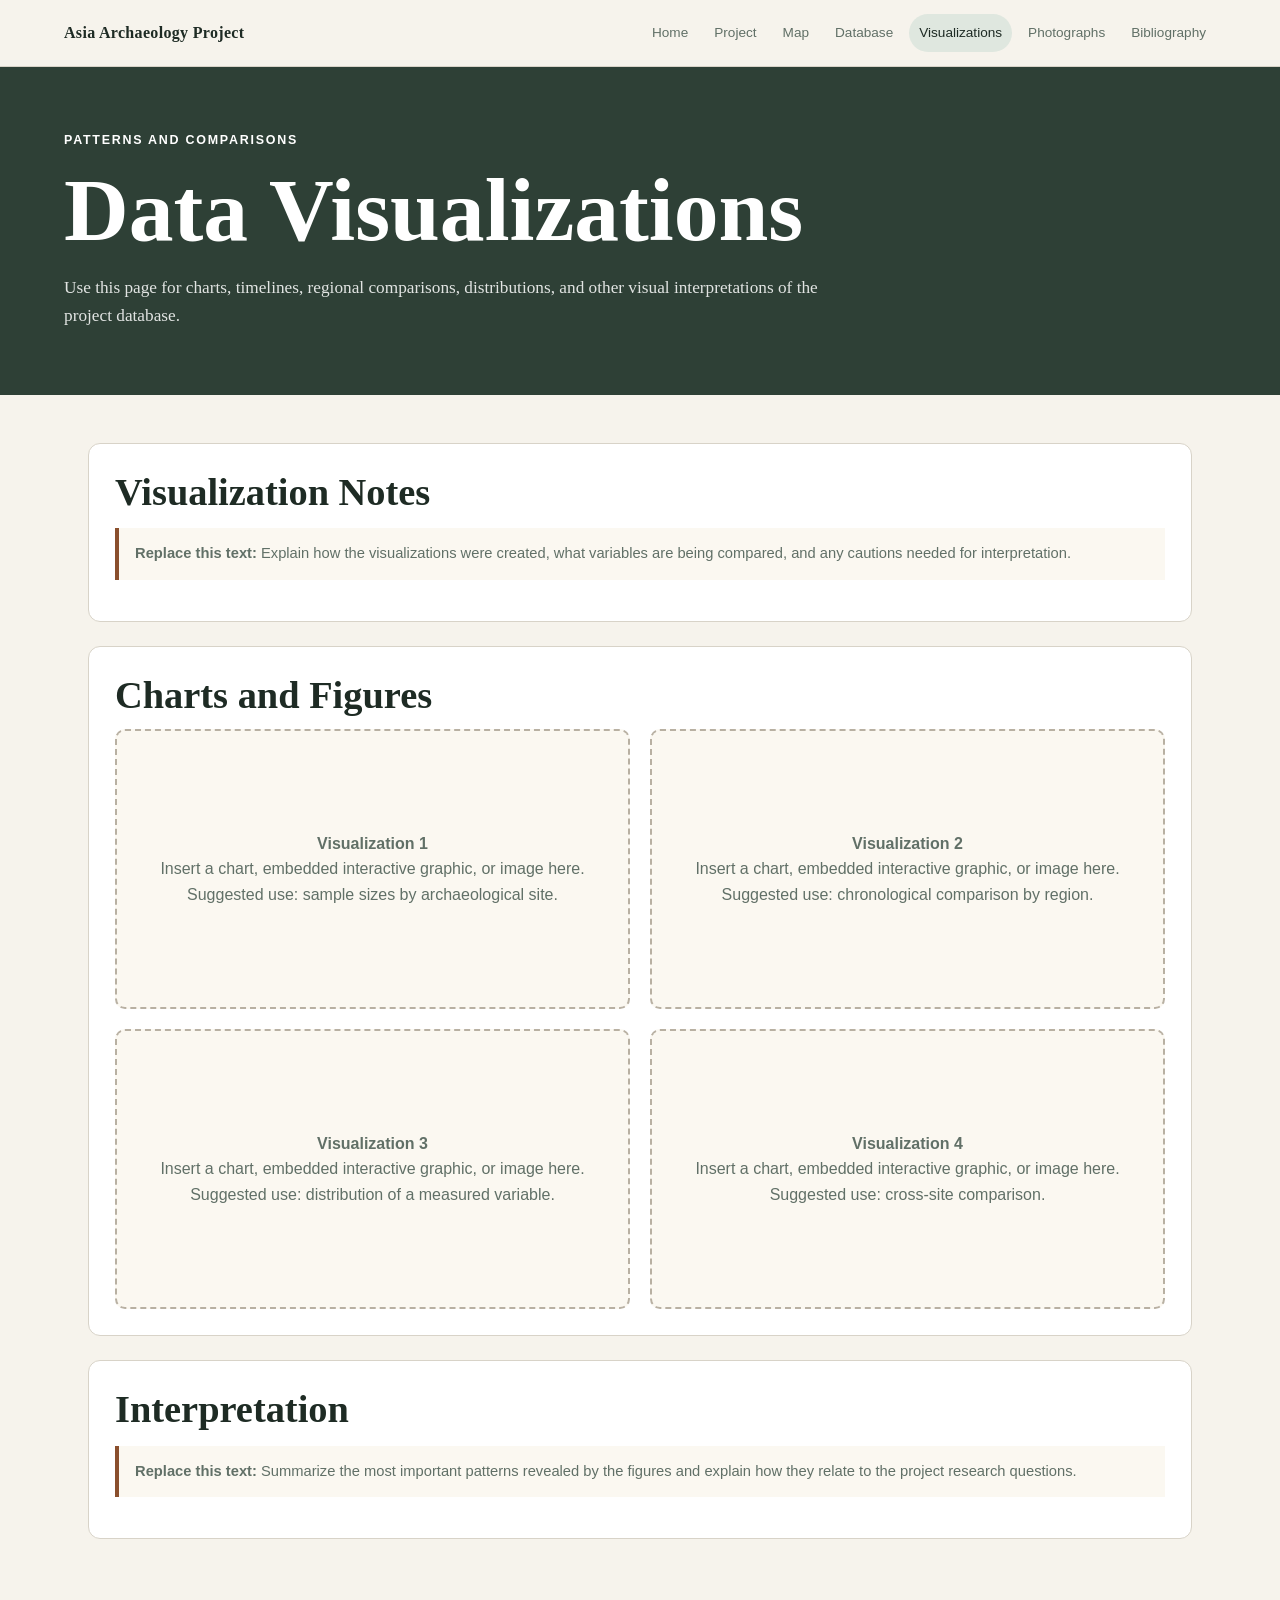
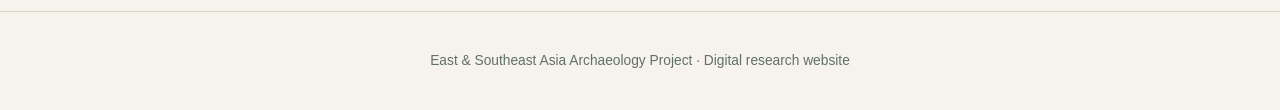
<file: visualizations.html>
<!DOCTYPE html>
<html lang="en">
<head>
  <meta charset="UTF-8" />
  <meta name="viewport" content="width=device-width, initial-scale=1.0" />
  <title>Visualizations | Asia Archaeology Project</title>
  <link rel="stylesheet" href="site.css" />
</head>
<body>
  <header class="site-header">
    <div class="nav-wrap">
      <a class="brand" href="index.html">Asia Archaeology Project</a>
      <nav aria-label="Primary navigation">
        <a href="index.html">Home</a>
        <a href="project-description.html">Project</a>
        <a href="map.html">Map</a>
        <a href="database.html">Database</a>
        <a class="active" href="visualizations.html">Visualizations</a>
        <a href="photographs.html">Photographs</a>
        <a href="bibliography.html">Bibliography</a>
      </nav>
    </div>
  </header>

  <main>
    <section class="page-hero">
      <div class="page-hero-inner">
        <p class="eyebrow">Patterns and Comparisons</p>
        <h1>Data Visualizations</h1>
        <p>Use this page for charts, timelines, regional comparisons, distributions, and other visual interpretations of the project database.</p>
      </div>
    </section>

    <div class="content-layout">
      <section class="content-panel">
        <h2>Visualization Notes</h2>
        <p class="placeholder"><strong>Replace this text:</strong> Explain how the visualizations were created, what variables are being compared, and any cautions needed for interpretation.</p>
      </section>

      <section class="content-panel">
        <h2>Charts and Figures</h2>
        <div class="chart-grid">
          <div class="chart-placeholder">
            <div>
              <strong>Visualization 1</strong><br />
              Insert a chart, embedded interactive graphic, or image here.<br />
              Suggested use: sample sizes by archaeological site.
            </div>
          </div>
          <div class="chart-placeholder">
            <div>
              <strong>Visualization 2</strong><br />
              Insert a chart, embedded interactive graphic, or image here.<br />
              Suggested use: chronological comparison by region.
            </div>
          </div>
          <div class="chart-placeholder">
            <div>
              <strong>Visualization 3</strong><br />
              Insert a chart, embedded interactive graphic, or image here.<br />
              Suggested use: distribution of a measured variable.
            </div>
          </div>
          <div class="chart-placeholder">
            <div>
              <strong>Visualization 4</strong><br />
              Insert a chart, embedded interactive graphic, or image here.<br />
              Suggested use: cross-site comparison.
            </div>
          </div>
        </div>
      </section>

      <section class="content-panel">
        <h2>Interpretation</h2>
        <p class="placeholder"><strong>Replace this text:</strong> Summarize the most important patterns revealed by the figures and explain how they relate to the project research questions.</p>
      </section>
    </div>
  </main>

  <footer class="site-footer">
    <p>East & Southeast Asia Archaeology Project · Digital research website</p>
  </footer>
</body>
</html>
</file>
<file: site.css>
:root {
  --ink: #1e2b24;
  --muted: #617067;
  --paper: #f6f3ec;
  --surface: #ffffff;
  --accent: #8a4f2d;
  --accent-dark: #64371f;
  --line: #d8d3c8;
  --sage: #dfe7df;
  --shadow: 0 12px 30px rgba(30, 43, 36, 0.08);
}

* { box-sizing: border-box; }
html { scroll-behavior: smooth; }
body { margin: 0; font-family: Georgia, "Times New Roman", serif; color: var(--ink); background: var(--paper); line-height: 1.6; }
a { color: inherit; }
.site-header { position: sticky; top: 0; z-index: 2000; background: rgba(246, 243, 236, 0.97); border-bottom: 1px solid var(--line); backdrop-filter: blur(10px); }
.nav-wrap { max-width: 1200px; margin: 0 auto; padding: 14px 24px; display: flex; align-items: center; justify-content: space-between; gap: 24px; }
.brand { text-decoration: none; font-weight: 700; letter-spacing: 0.02em; white-space: nowrap; }
nav { display: flex; flex-wrap: wrap; gap: 6px; justify-content: flex-end; }
nav a { text-decoration: none; padding: 8px 10px; border-radius: 999px; font-family: Arial, Helvetica, sans-serif; font-size: 0.85rem; color: var(--muted); }
nav a:hover, nav a.active { background: var(--sage); color: var(--ink); }
.hero { min-height: 64vh; display: grid; place-items: center; padding: 80px 24px; background: linear-gradient(rgba(30,43,36,.68),rgba(30,43,36,.78)), radial-gradient(circle at top right,#8c7c60,#39483e 70%); color: white; }
.hero-content { width: min(900px,100%); }
.eyebrow { margin: 0 0 12px; font-family: Arial,Helvetica,sans-serif; font-size: .78rem; font-weight: 700; letter-spacing: .14em; text-transform: uppercase; }
.hero h1, .page-hero h1 { margin: 0; line-height: 1.05; font-size: clamp(2.6rem,7vw,5.6rem); max-width: 900px; }
.hero-text { max-width: 760px; font-size: 1.15rem; color: rgba(255,255,255,.9); }
.hero-actions { display: flex; flex-wrap: wrap; gap: 12px; margin-top: 26px; }
.button { display: inline-block; padding: 12px 18px; border-radius: 6px; text-decoration: none; font-family: Arial,Helvetica,sans-serif; font-weight: 700; }
.button.primary { background: var(--accent); color: white; }
.button.primary:hover { background: var(--accent-dark); }
.button.secondary { border: 1px solid rgba(255,255,255,.6); color: white; }
.section { max-width: 1200px; margin: 0 auto; padding: 72px 24px; }
.section-heading { max-width: 760px; margin-bottom: 34px; }
.section-heading h2, .two-column h2, .content-panel h2 { margin: 0 0 12px; font-size: clamp(1.8rem,3vw,2.8rem); line-height: 1.15; }
.card-grid { display: grid; grid-template-columns: repeat(3,minmax(0,1fr)); gap: 18px; }
.feature-card, .content-card { background: var(--surface); border: 1px solid var(--line); border-radius: 12px; box-shadow: var(--shadow); }
.feature-card { display: flex; flex-direction: column; min-height: 260px; padding: 24px; text-decoration: none; transition: transform 160ms ease,box-shadow 160ms ease; }
.feature-card:hover { transform: translateY(-4px); box-shadow: 0 18px 36px rgba(30,43,36,.13); }
.card-number { font-family: Arial,Helvetica,sans-serif; font-size: .8rem; color: var(--accent); font-weight: 700; }
.feature-card h3 { margin: 22px 0 8px; font-size: 1.4rem; }
.feature-card p { color: var(--muted); }
.card-link { margin-top: auto; font-family: Arial,Helvetica,sans-serif; font-size: .9rem; font-weight: 700; color: var(--accent-dark); }
.muted-section { max-width: none; background: var(--sage); }
.muted-section > * { max-width: 1152px; margin-left: auto; margin-right: auto; }
.two-column { display: grid; grid-template-columns: 1fr 1.4fr; gap: 48px; }
.editor-note, .placeholder { border-left: 4px solid var(--accent); background: #fbf8f1; padding: 14px 16px; color: var(--muted); font-family: Arial,Helvetica,sans-serif; font-size: .92rem; }
.page-hero { padding: 64px 24px 48px; background: #2e4036; color: white; }
.page-hero-inner { max-width: 1152px; margin: 0 auto; }
.page-hero p:last-child { max-width: 760px; color: rgba(255,255,255,.86); font-size: 1.08rem; }
.content-layout { max-width: 1152px; margin: 0 auto; padding: 48px 24px 72px; display: grid; gap: 24px; }
.content-panel, .content-card { padding: 26px; }
.content-panel { background: var(--surface); border: 1px solid var(--line); border-radius: 12px; }
.content-panel h3 { margin-top: 28px; }
.data-table-wrap { overflow-x: auto; border: 1px solid var(--line); border-radius: 10px; background: white; }
table { width: 100%; border-collapse: collapse; min-width: 760px; font-family: Arial,Helvetica,sans-serif; font-size: .9rem; }
th, td { padding: 12px 14px; border-bottom: 1px solid var(--line); text-align: left; }
th { background: var(--sage); }
.chart-grid, .gallery-grid, .reference-grid { display: grid; grid-template-columns: repeat(2,minmax(0,1fr)); gap: 20px; }
.chart-placeholder, .photo-placeholder { min-height: 280px; border: 2px dashed #b8b0a2; border-radius: 10px; display: grid; place-items: center; padding: 24px; text-align: center; color: var(--muted); background: #fbf8f1; font-family: Arial,Helvetica,sans-serif; }
.reference-entry { background: white; border: 1px solid var(--line); border-radius: 10px; padding: 20px; }
.reference-entry p { margin: 0; }
.map-page { height: calc(100vh - 66px); display: grid; grid-template-rows: auto 1fr; }
.map-intro { padding: 14px 24px; background: #2e4036; color: white; }
.map-intro-inner { max-width: 1200px; margin: 0 auto; }
.map-intro h1 { margin: 0; font-size: 1.4rem; }
.map-intro p { margin: 4px 0 0; color: rgba(255,255,255,.82); }
#map { width: 100%; height: 100%; min-height: 520px; }
.infowin h3 { margin: 0 0 8px; }
.infowin .row { margin: 4px 0; }
.site-footer { padding: 24px; text-align: center; border-top: 1px solid var(--line); color: var(--muted); font-family: Arial,Helvetica,sans-serif; font-size: .86rem; }

/* Skeletal recording workspace */
.recording-shell { max-width: 1500px; margin: 0 auto; padding: 28px 24px 72px; display: grid; grid-template-columns: 235px minmax(0,1fr); gap: 24px; align-items: start; }
.recording-sidebar { position: sticky; top: 88px; max-height: calc(100vh - 112px); overflow: auto; background: var(--surface); border: 1px solid var(--line); border-radius: 12px; padding: 16px; box-shadow: var(--shadow); }
.recording-sidebar strong { display: block; margin-bottom: 8px; font-family: Arial,Helvetica,sans-serif; }
.recording-sidebar a { display: block; padding: 6px 8px; border-radius: 6px; text-decoration: none; color: var(--muted); font-family: Arial,Helvetica,sans-serif; font-size: .82rem; }
.recording-sidebar a:hover { background: var(--sage); color: var(--ink); }
.recording-main { min-width: 0; }
.recording-toolbar { position: sticky; top: 66px; z-index: 1000; display: flex; flex-wrap: wrap; align-items: center; gap: 8px; padding: 12px; margin-bottom: 14px; background: rgba(246,243,236,.97); border: 1px solid var(--line); border-radius: 10px; }
.recording-toolbar button, .file-button { border: 0; border-radius: 6px; padding: 9px 12px; background: var(--accent); color: white; font: 700 .82rem Arial,Helvetica,sans-serif; cursor: pointer; }
.recording-toolbar button:hover, .file-button:hover { background: var(--accent-dark); }
.recording-toolbar .danger-button { background: #7a2929; }
.file-button input { position: absolute; width: 1px; height: 1px; opacity: 0; }
#saveStatus { margin-left: auto; color: var(--muted); font: .82rem Arial,Helvetica,sans-serif; }
.recording-notice, .code-key { padding: 12px 14px; border-left: 4px solid var(--accent); background: #fbf8f1; color: var(--muted); font-family: Arial,Helvetica,sans-serif; font-size: .88rem; }
.recording-card { scroll-margin-top: 132px; margin: 0 0 22px; padding: 24px; background: var(--surface); border: 1px solid var(--line); border-radius: 12px; box-shadow: var(--shadow); }
.recording-card h2 { margin: 0 0 14px; line-height: 1.2; }
.recording-card h3 { margin: 24px 0 10px; }
.recording-card label, .recording-card legend { font: 700 .84rem Arial,Helvetica,sans-serif; color: var(--ink); }
.recording-card input:not([type=radio]):not([type=checkbox]), .recording-card select, .recording-card textarea { width: 100%; margin-top: 5px; padding: 9px 10px; border: 1px solid #bdb7aa; border-radius: 5px; background: white; color: var(--ink); font: .92rem Arial,Helvetica,sans-serif; }
.recording-card textarea { min-height: 92px; resize: vertical; }
.recording-card fieldset { margin: 18px 0; border: 1px solid var(--line); border-radius: 8px; }
.form-grid { display: grid; gap: 14px; margin: 12px 0; }
.form-grid.cols-2 { grid-template-columns: repeat(2,minmax(0,1fr)); }
.form-grid.cols-3 { grid-template-columns: repeat(3,minmax(0,1fr)); }
.form-grid.cols-4 { grid-template-columns: repeat(4,minmax(0,1fr)); }
.choice-grid { display: grid; grid-template-columns: repeat(3,minmax(0,1fr)); gap: 8px 14px; margin: 10px 0 16px; }
.choice-grid label { font-weight: 400; }
.recording-table { min-width: 850px; font-size: .78rem; }
.recording-table th, .recording-table td { padding: 6px 8px; vertical-align: top; }
.recording-table td input { min-width: 74px; margin: 0 !important; padding: 6px !important; }
.recording-table td textarea { min-width: 180px; min-height: 62px; margin: 0 !important; }
.recording-table th:first-child { position: sticky; left: 0; z-index: 1; min-width: 190px; }
.trait-note { min-width: 240px; color: var(--muted); }
.field-help { color: var(--muted); font-family: Arial,Helvetica,sans-serif; font-size: .9rem; }
@media (max-width: 1100px) { .recording-shell { grid-template-columns: 1fr; } .recording-sidebar { position: static; max-height: none; display: flex; flex-wrap: wrap; gap: 4px; } .recording-sidebar strong { width: 100%; } .recording-toolbar { top: 116px; } .form-grid.cols-4 { grid-template-columns: repeat(2,minmax(0,1fr)); } }
@media (max-width: 900px) { .nav-wrap { align-items: flex-start; flex-direction: column; } nav { justify-content: flex-start; } .card-grid { grid-template-columns: repeat(2,minmax(0,1fr)); } .two-column,.chart-grid,.gallery-grid,.reference-grid { grid-template-columns: 1fr; } .map-page { height: auto; min-height: calc(100vh - 120px); } #map { height: 72vh; } .recording-toolbar { position: static; } }
@media (max-width: 600px) { .card-grid,.form-grid.cols-2,.form-grid.cols-3,.form-grid.cols-4,.choice-grid { grid-template-columns: 1fr; } .hero { padding-top: 58px; min-height: 58vh; } .hero h1,.page-hero h1 { font-size: 2.6rem; } .recording-shell { padding: 16px 10px 48px; } .recording-card { padding: 16px; } }
@media print { .site-header,.recording-sidebar,.recording-toolbar,.site-footer { display:none !important; } body { background:white; } .page-hero { color:#000; background:white; padding:20px 0; } .recording-shell { display:block; max-width:none; padding:0; } .recording-card { box-shadow:none; break-inside:avoid; border-color:#999; } .data-table-wrap { overflow:visible; } .recording-table { min-width:0; font-size:7pt; } .recording-table th:first-child { position:static; } }
</file>
<file: chingshui-data.css>
.report-data-shell { grid-template-columns: 270px minmax(0, 1fr); }
.report-record-sidebar hr { border: 0; border-top: 1px solid var(--line); margin: 14px 0; }
.record-list { display: grid; gap: 3px; margin-top: 6px; }
.record-list button { width: 100%; border: 0; border-radius: 6px; padding: 7px 8px; text-align: left; background: transparent; color: var(--muted); font: .8rem Arial, Helvetica, sans-serif; cursor: pointer; }
.record-list button:hover, .record-list button.active { background: var(--sage); color: var(--ink); font-weight: 700; }
.report-toolbar label { display: grid; gap: 3px; color: var(--muted); font: 700 .72rem Arial, Helvetica, sans-serif; }
.report-toolbar select, .report-toolbar input { min-width: 155px; border: 1px solid #bdb7aa; border-radius: 5px; padding: 7px 8px; background: white; color: var(--ink); font: .82rem Arial, Helvetica, sans-serif; }
.report-toolbar .search-label { flex: 1 1 210px; }
.report-toolbar .search-label input { width: 100%; }
.overview-kpis { margin-top: 18px; }
.kpi { min-height: 112px; padding: 18px; border: 1px solid var(--line); border-radius: 10px; background: #fbf8f1; }
.kpi strong { display: block; font-size: 2rem; line-height: 1; color: var(--accent-dark); }
.kpi span { display: block; margin-top: 8px; color: var(--muted); font: .84rem Arial, Helvetica, sans-serif; }
.bilingual-source-grid, .bilingual-text-grid { display: grid; grid-template-columns: repeat(2, minmax(0, 1fr)); gap: 18px; }
.bilingual-source-grid > div, .bilingual-text-grid > div { border: 1px solid var(--line); border-radius: 10px; padding: 16px; background: #fbf8f1; }
.bilingual-source-grid h3, .bilingual-text-grid h3 { margin-top: 0; }
.ethics-note { padding: 14px 16px; border-left: 4px solid #5c6f61; background: #edf2ed; font-family: Arial, Helvetica, sans-serif; font-size: .9rem; }
.download-row { display: flex; flex-wrap: wrap; gap: 10px; margin-top: 18px; }
.data-readme-button { border: 1px solid var(--accent); color: var(--accent-dark); }
.record-heading-row { display: flex; justify-content: space-between; align-items: flex-start; gap: 16px; }
.record-heading-row .eyebrow { color: var(--accent); }
.record-badges { display: flex; flex-wrap: wrap; justify-content: flex-end; gap: 7px; }
.record-badge { display: inline-block; border-radius: 999px; padding: 5px 9px; background: var(--sage); color: var(--ink); font: 700 .72rem Arial, Helvetica, sans-serif; }
.record-badge.warn { background: #f2e4c6; }
.record-badge.dark { background: #2e4036; color: white; }
.summary-field { padding: 12px; border: 1px solid var(--line); border-radius: 8px; background: white; }
.summary-field strong { display: block; color: var(--muted); font: 700 .72rem Arial, Helvetica, sans-serif; text-transform: uppercase; letter-spacing: .05em; }
.summary-field span { display: block; margin-top: 5px; font-family: Arial, Helvetica, sans-serif; }
.bilingual-table { width: 100%; min-width: 680px; }
.bilingual-table th { width: 22%; }
.bilingual-table td { width: 39%; }
.bilingual-table .zh { font-family: "Noto Serif TC", "Microsoft JhengHei", serif; }
.read-only-text { min-height: 76px; white-space: pre-wrap; font-family: Arial, Helvetica, sans-serif; }
.notes-grid { margin-top: 18px; }
.detail-section { margin: 10px 0; border: 1px solid var(--line); border-radius: 9px; background: white; }
.detail-section summary { cursor: pointer; padding: 12px 14px; font: 700 .86rem Arial, Helvetica, sans-serif; background: var(--sage); }
.detail-section pre { max-height: 520px; overflow: auto; margin: 0; padding: 14px; white-space: pre-wrap; word-break: break-word; background: #fbf8f1; font: .78rem/1.55 "Microsoft JhengHei", "Noto Sans TC", Arial, sans-serif; }
.empty-detail { padding: 18px; border: 1px dashed #b8b0a2; border-radius: 9px; color: var(--muted); background: #fbf8f1; }
code { font-size: .84em; }
.report-subnav { max-width: 1152px; margin: 0 auto; padding: 18px 24px 0; display: flex; flex-wrap: wrap; gap: 8px; justify-content: flex-start; }
.report-subnav a { display: inline-block; padding: 10px 16px; border: 1px solid var(--line); border-radius: 999px; background: var(--surface); color: var(--muted); text-decoration: none; font: 700 .86rem Arial, Helvetica, sans-serif; box-shadow: 0 4px 12px rgba(30,43,36,.04); }
.report-subnav a:hover, .report-subnav a.active { border-color: var(--accent); background: var(--accent); color: white; }
@media (max-width: 1100px) { .report-data-shell { grid-template-columns: 1fr; } .record-list { grid-template-columns: repeat(auto-fill, minmax(85px, 1fr)); } }
@media (max-width: 760px) { .bilingual-source-grid, .bilingual-text-grid { grid-template-columns: 1fr; } .record-heading-row { display: block; } .record-badges { justify-content: flex-start; margin-top: 10px; } }
@media print { .download-row, .ethics-note, .report-subnav { display: none; } .detail-section pre { max-height: none; overflow: visible; } }

.download-button { border: 0; cursor: pointer; font-size: 1rem; }
</file>
<file: chingshui-visuals.css>
.visuals-hero { padding-bottom: 38px; }
.visuals-layout { max-width: 1500px; margin: 0 auto; padding: 28px 24px 72px; display: grid; grid-template-columns: 220px minmax(0, 1fr); gap: 24px; align-items: start; }
.visuals-index { position: sticky; top: 88px; padding: 16px; border: 1px solid var(--line); border-radius: 12px; background: var(--surface); box-shadow: var(--shadow); }
.visuals-index strong { display: block; margin-bottom: 8px; font-family: Arial, Helvetica, sans-serif; }
.visuals-index a { display: block; padding: 7px 8px; border-radius: 6px; color: var(--muted); text-decoration: none; font: .84rem Arial, Helvetica, sans-serif; }
.visuals-index a:hover { background: var(--sage); color: var(--ink); }
.visual-status { margin: 16px 8px 0; color: var(--muted); font: .76rem/1.4 Arial, Helvetica, sans-serif; }
.visuals-main { min-width: 0; }
.visual-section { scroll-margin-top: 92px; margin-bottom: 52px; }
.visual-section-heading { max-width: 820px; margin: 0 0 20px; }
.visual-section-heading .eyebrow { color: var(--accent); }
.visual-section-heading h2 { margin: 0 0 7px; font-size: clamp(1.8rem, 3vw, 2.7rem); line-height: 1.15; }
.visual-section-heading p:last-child { color: var(--muted); }
.visual-grid { display: grid; grid-template-columns: repeat(2, minmax(0, 1fr)); gap: 20px; align-items: start; }
.visual-card { min-width: 0; margin: 0; overflow: hidden; border: 1px solid var(--line); border-radius: 14px; background: var(--surface); box-shadow: var(--shadow); }
.visual-card.wide-card { grid-column: span 2; }
.visual-card-heading { padding: 20px 22px 0; }
.visual-card-heading h3 { margin: 0; font-size: 1.35rem; line-height: 1.2; }
.visual-card-heading p { margin: 5px 0 0; color: var(--muted); font: .92rem/1.45 Arial, Helvetica, sans-serif; }
.chart-host { min-height: 390px; padding: 14px 16px 10px; overflow: hidden; }
.tall-card .chart-host { min-height: 560px; }
.chart-host svg { display: block; width: 100%; height: auto; overflow: visible; }
.visual-card figcaption { padding: 12px 22px 18px; border-top: 1px solid var(--line); color: var(--muted); font: .82rem/1.45 Arial, Helvetica, sans-serif; }
.profile-dashboard { padding: 24px; border: 1px solid var(--line); border-radius: 14px; background: #f8f4ec; box-shadow: var(--shadow); }
.profile-title-row h3 { margin: 0; font-size: clamp(1.55rem, 3vw, 2.25rem); text-transform: uppercase; letter-spacing: .035em; }
.profile-title-row p { margin: 4px 0 0; color: #557485; font-style: italic; }
.profile-kpis { display: grid; grid-template-columns: repeat(5, minmax(0, 1fr)); gap: 12px; margin: 22px 0; }
.profile-kpi { padding: 16px 10px; border-top: 3px solid var(--accent); border-radius: 8px; background: rgba(255,255,255,.88); text-align: center; }
.profile-kpi strong { display: block; color: var(--accent-dark); font: 700 clamp(1.6rem, 3vw, 2.4rem)/1 Arial, Helvetica, sans-serif; }
.profile-kpi span { display: block; margin-top: 7px; color: #443d35; font: .78rem/1.25 Arial, Helvetica, sans-serif; }
.profile-kpi:nth-child(2) { border-color: #dca83f; }
.profile-kpi:nth-child(3) { border-color: #b8582c; }
.profile-kpi:nth-child(4) { border-color: #577887; }
.profile-kpi:nth-child(5) { border-color: #8ea15c; }
.profile-grid { display: grid; grid-template-columns: 1.2fr 1fr 1fr; gap: 16px; }
.profile-mini, .profile-observations { min-width: 0; padding: 14px; background: rgba(255,255,255,.72); border-radius: 9px; }
.profile-mini h4, .profile-observations h4 { margin: 0 0 6px; font: 700 1rem Arial, Helvetica, sans-serif; }
.profile-wide { grid-column: span 2; }
.profile-observations { font-family: Arial, Helvetica, sans-serif; }
.profile-observations ul { margin: 8px 0 0; padding-left: 18px; }
.profile-observations li { margin-bottom: 9px; font-size: .85rem; }
.compact-chart { min-height: 230px; padding: 0; }
.visual-method-note { padding: 16px 18px; border-left: 4px solid var(--accent); background: #fbf8f1; color: var(--muted); font: .9rem/1.55 Arial, Helvetica, sans-serif; }
.chart-title { font: 700 16px Arial, Helvetica, sans-serif; fill: #39342e; }
.chart-label { font: 12px Arial, Helvetica, sans-serif; fill: #6d655c; }
.chart-value { font: 700 12px Arial, Helvetica, sans-serif; fill: #39342e; }
.chart-gridline { stroke: #ddd4c6; stroke-width: 1; }
.chart-axis { stroke: #8f877a; stroke-width: 1; }
.chart-legend { font: 12px Arial, Helvetica, sans-serif; fill: #544d45; }
@media (max-width: 1150px) { .visuals-layout { grid-template-columns: 1fr; } .visuals-index { position: static; display: flex; flex-wrap: wrap; gap: 4px; } .visuals-index strong, .visual-status { width: 100%; } .profile-kpis { grid-template-columns: repeat(3, minmax(0,1fr)); } .profile-grid { grid-template-columns: 1fr 1fr; } .profile-wide { grid-column: span 2; } }
@media (max-width: 820px) { .visual-grid { grid-template-columns: 1fr; } .visual-card.wide-card { grid-column: auto; } .profile-kpis { grid-template-columns: repeat(2, minmax(0,1fr)); } .profile-grid { grid-template-columns: 1fr; } .profile-wide { grid-column: auto; } .chart-host, .tall-card .chart-host { min-height: 330px; } }
@media (max-width: 520px) { .visuals-layout { padding: 18px 10px 48px; } .profile-dashboard { padding: 14px; } .profile-kpis { grid-template-columns: 1fr 1fr; } .visual-card-heading { padding: 16px 16px 0; } .chart-host { padding: 10px 6px; } }
@media print { .report-subnav, .visuals-index { display: none !important; } .visuals-layout { display: block; padding: 0; } .visual-card, .profile-dashboard { box-shadow: none; break-inside: avoid; margin-bottom: 16px; } }
</file>
